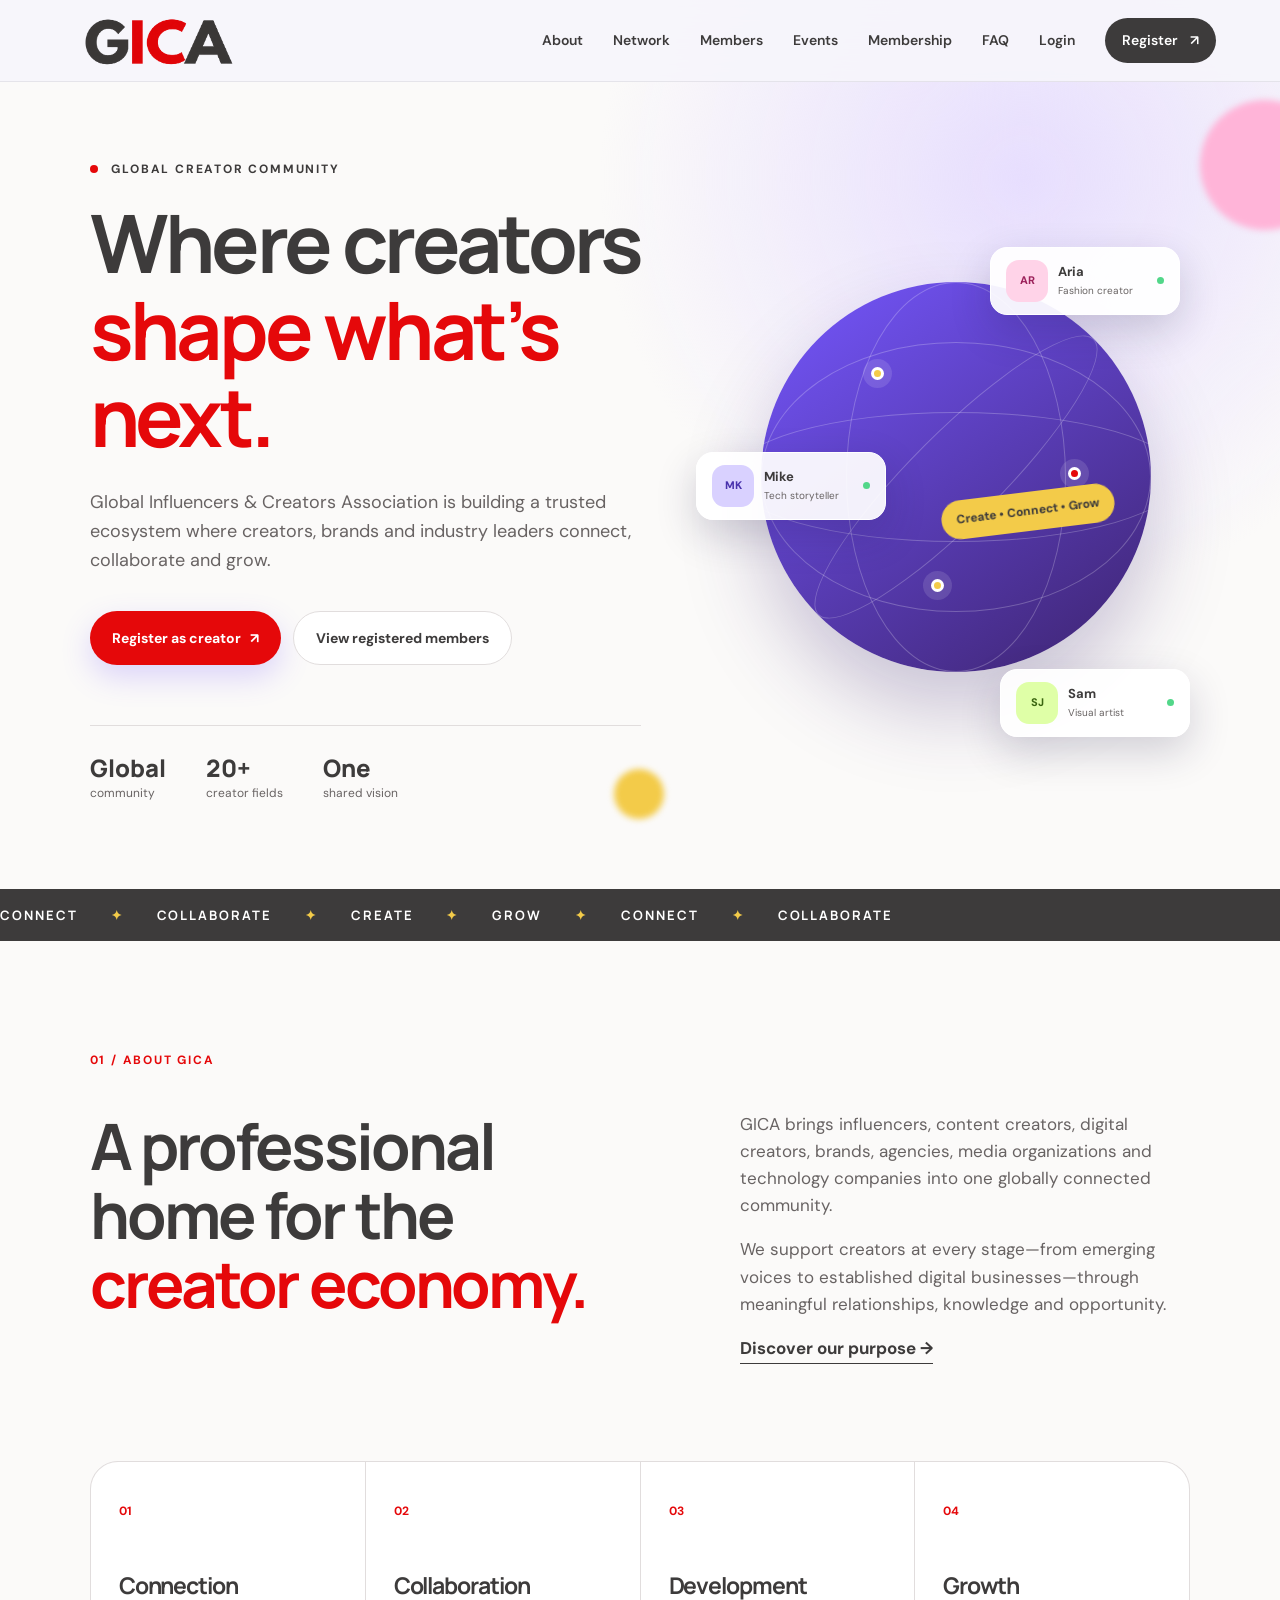
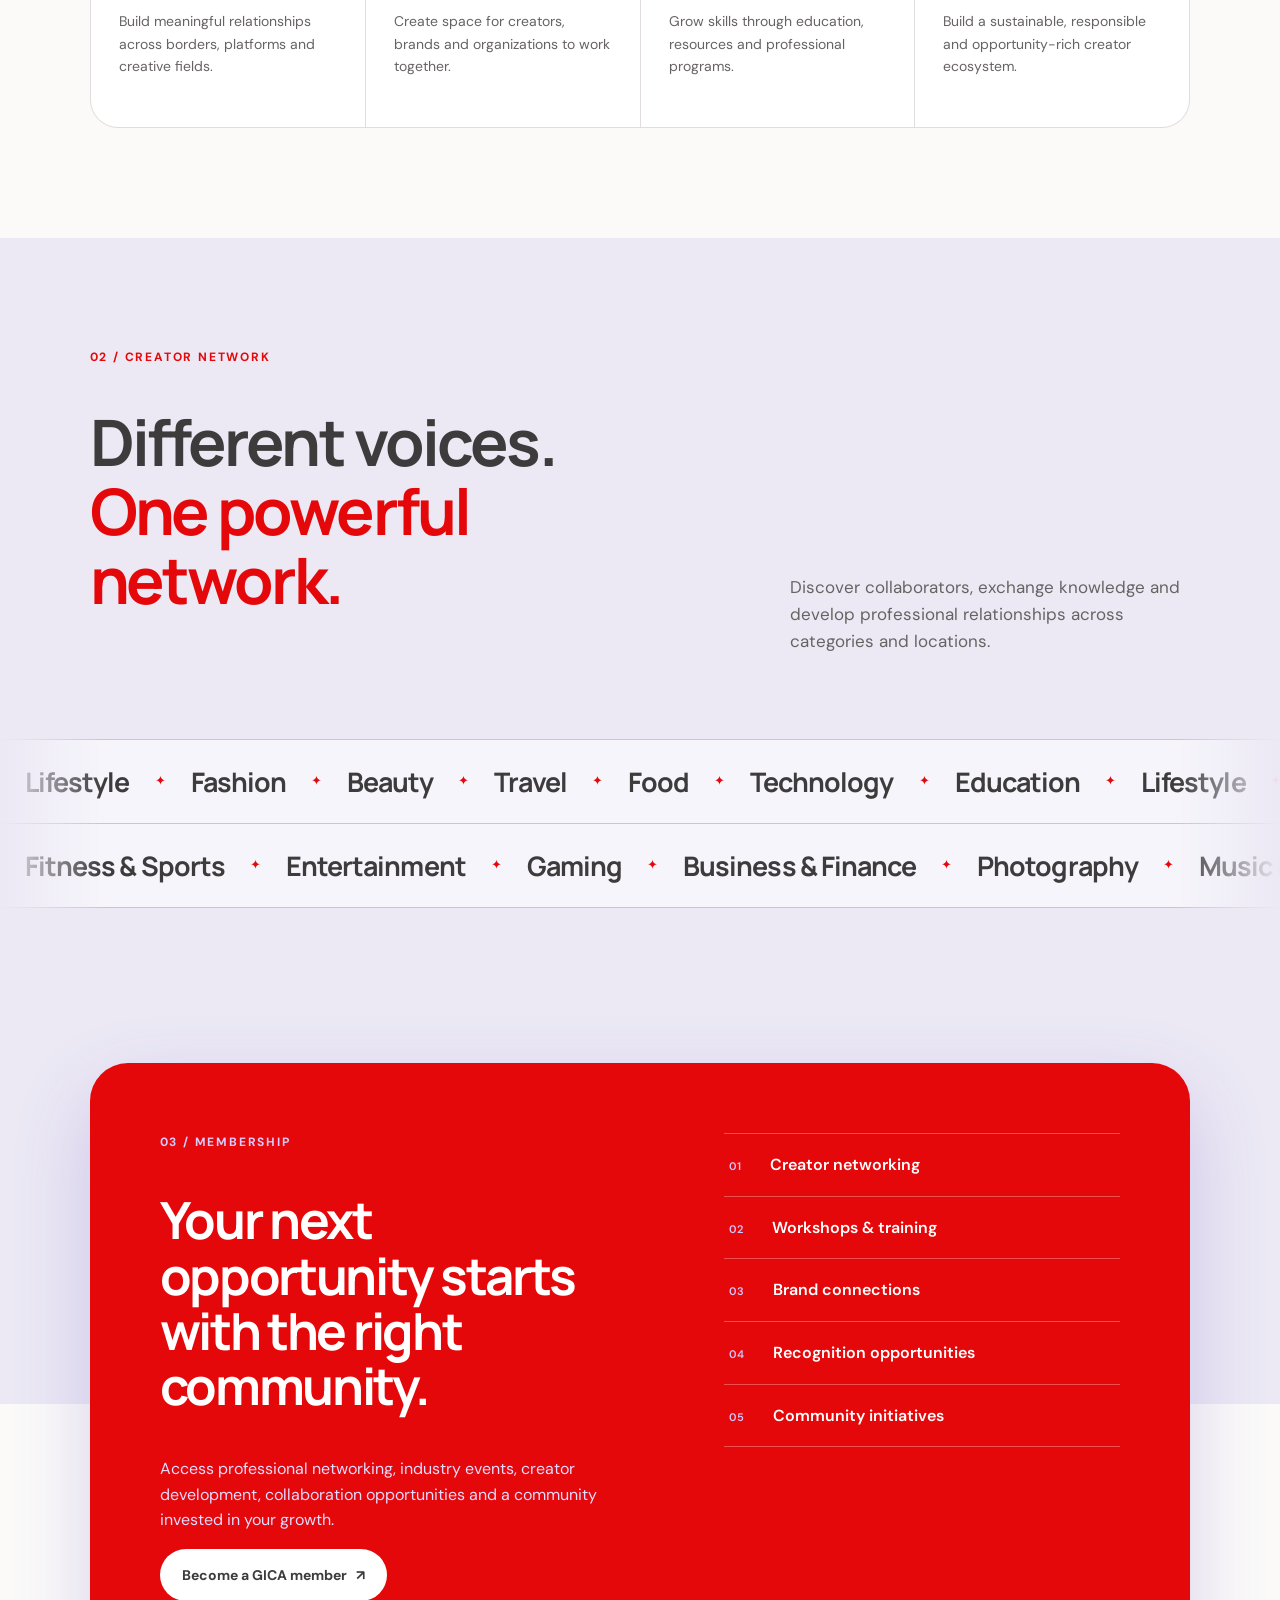
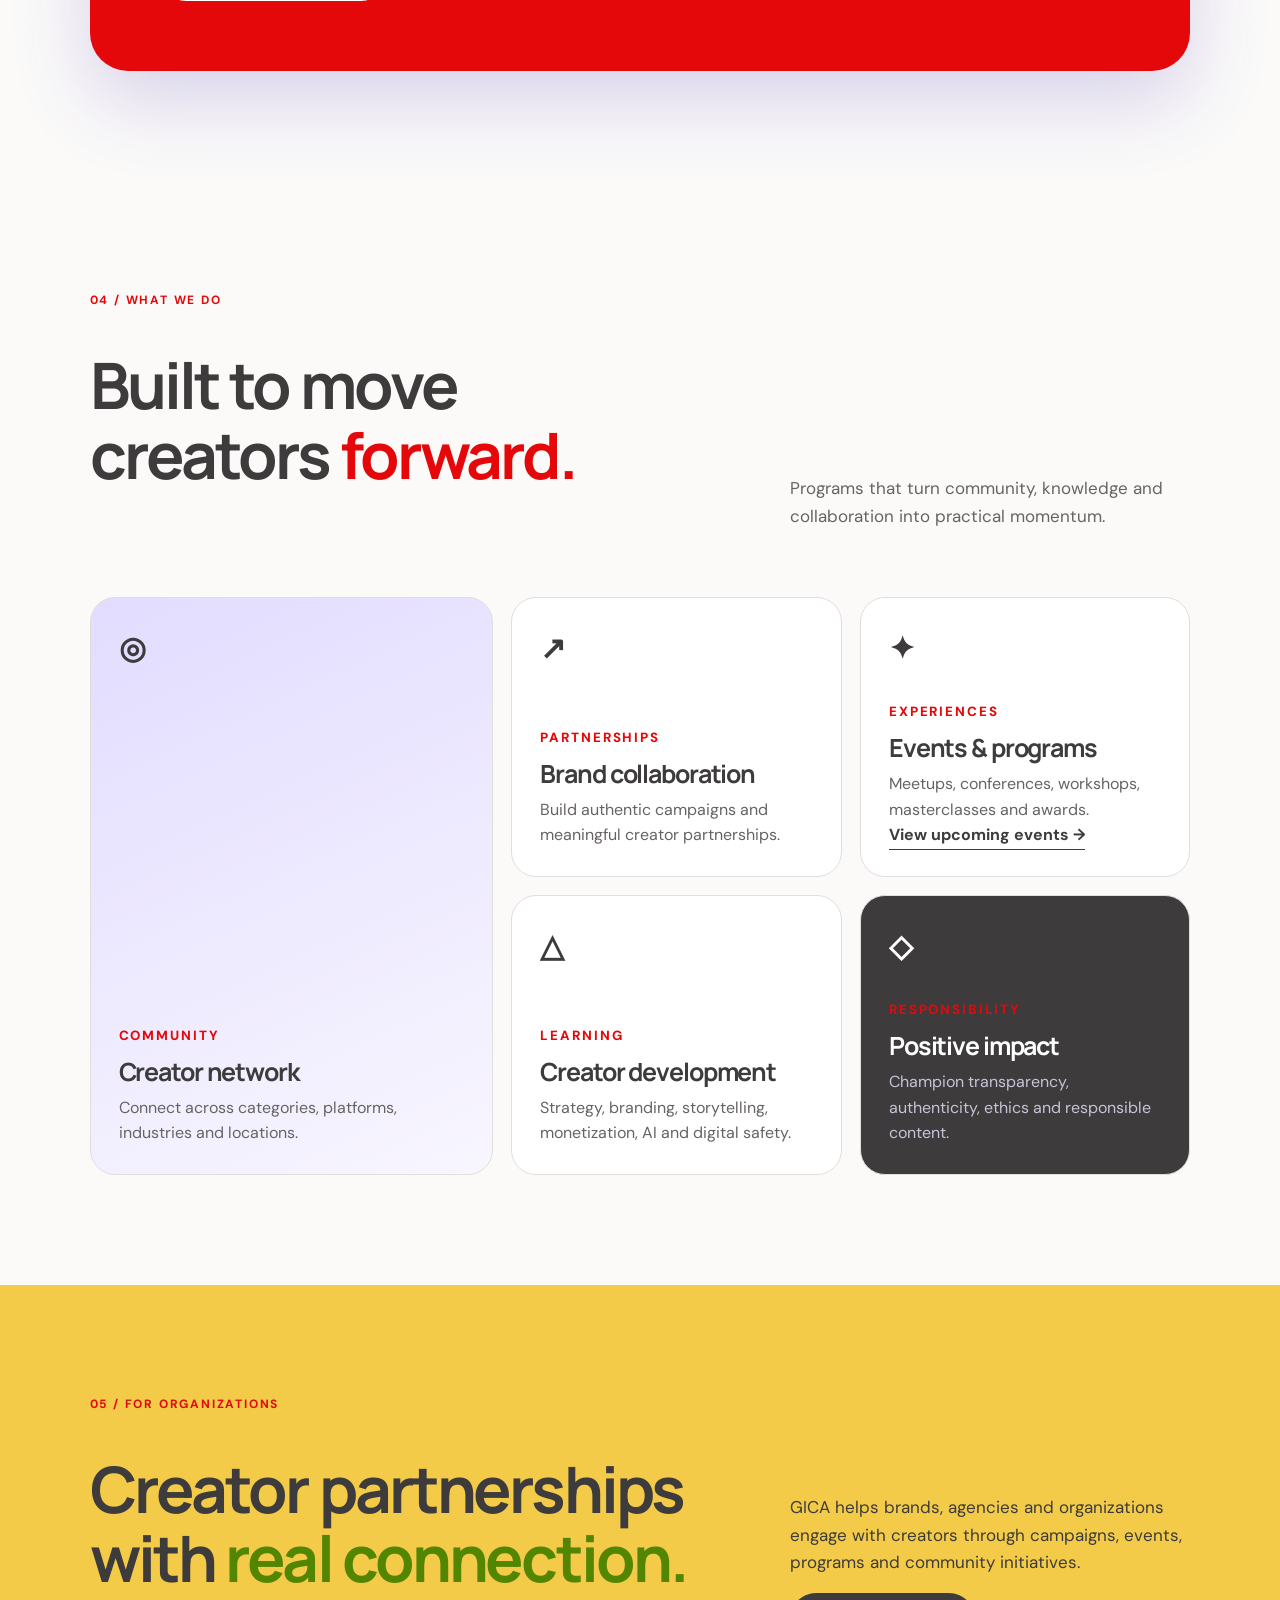
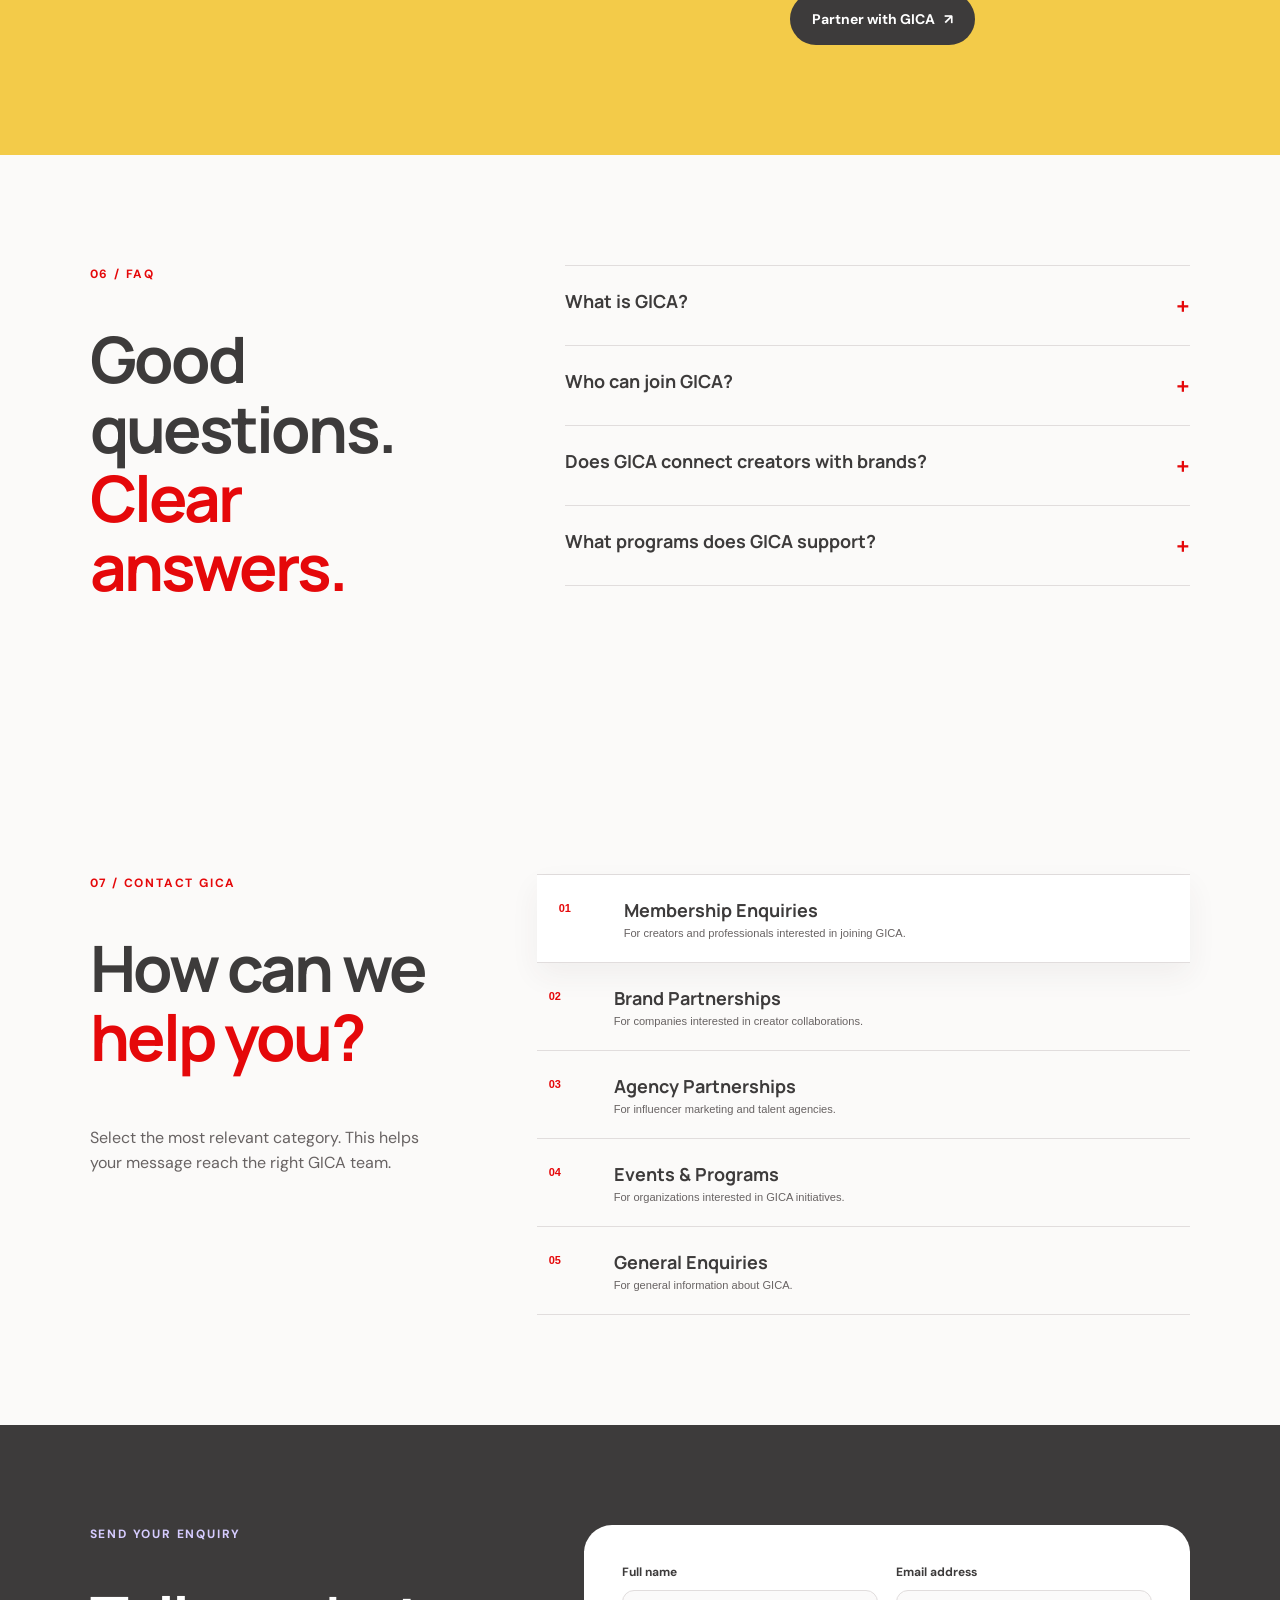
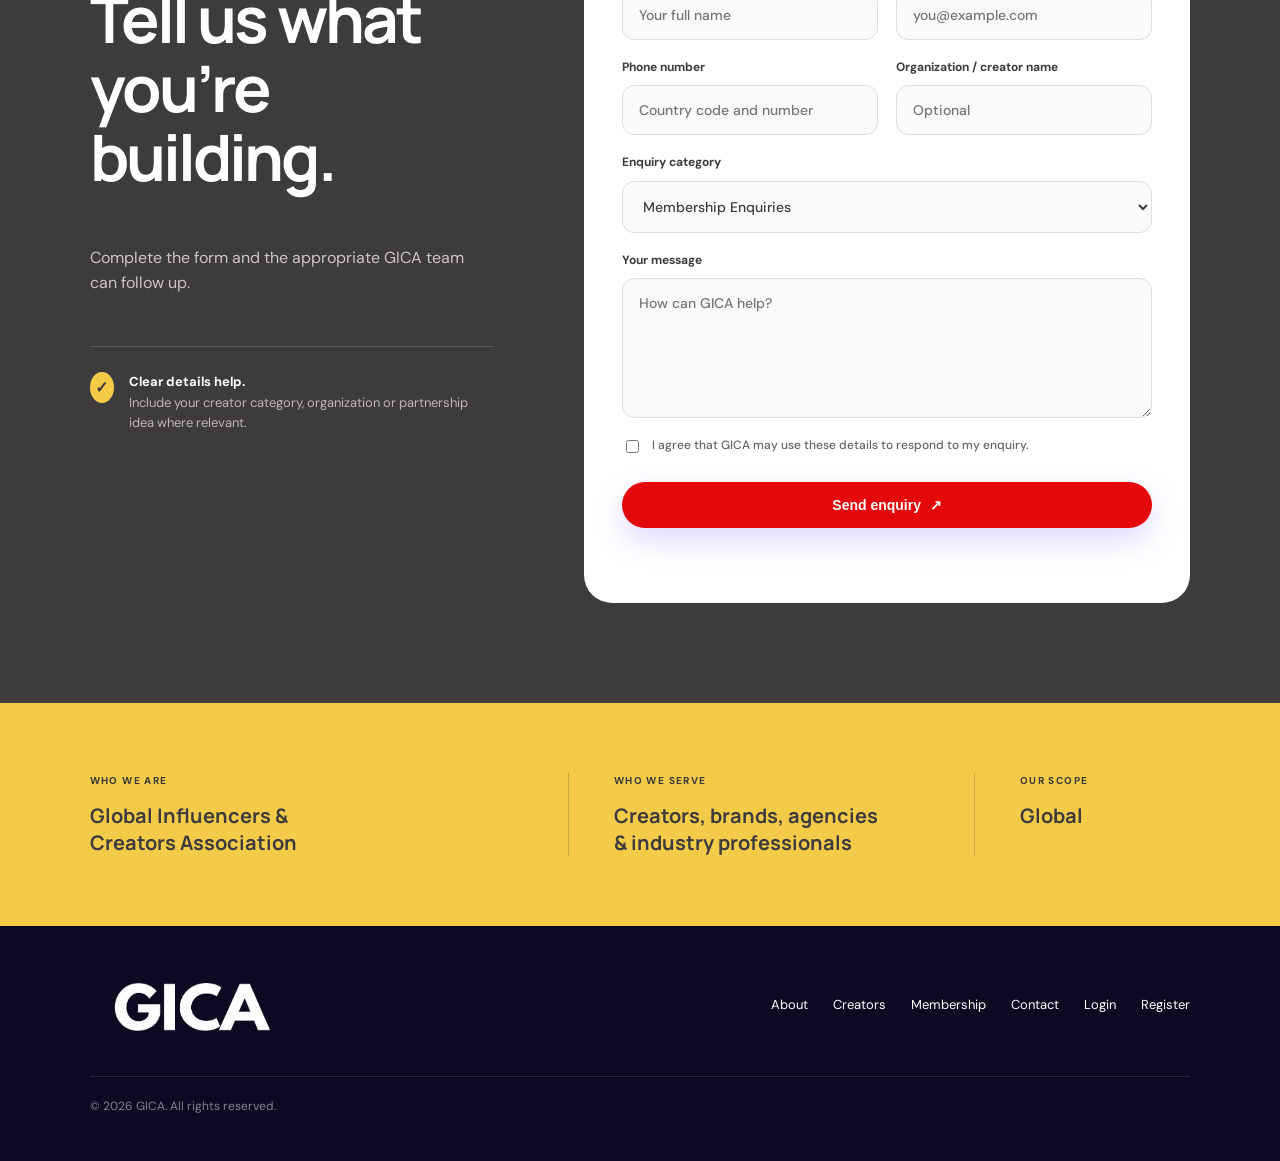
<file: index.html>
<!doctype html>
<html lang="en">
<head>
  <meta charset="utf-8">
  <meta name="viewport" content="width=device-width,initial-scale=1">
  <title>GICA | Global Influencers &amp; Creators Association</title>
  <meta name="description" content="GICA connects influencers, content creators, brands, agencies and creator-economy professionals through networking, collaboration and global opportunities.">
  <meta name="robots" content="index,follow,max-image-preview:large">
  <meta property="og:type" content="website">
  <meta property="og:title" content="GICA | Global Influencers & Creators Association">
  <meta property="og:description" content="A global professional community connecting creators, brands and creator-economy professionals.">
  <meta property="og:image" content="images/GICA-logo.png">
  <meta name="theme-color" content="#11102d">
  <link rel="preconnect" href="https://fonts.googleapis.com">
  <link rel="preconnect" href="https://fonts.gstatic.com" crossorigin>
  <link href="https://fonts.googleapis.com/css2?family=DM+Sans:wght@400;500;600;700&family=Manrope:wght@600;700;800&display=swap" rel="stylesheet">
  <link rel="stylesheet" href="styles.css">
  <script type="application/ld+json">{"@context":"https://schema.org","@type":"Organization","name":"Global Influencers & Creators Association","alternateName":"GICA","description":"A global professional association and community for influencers, content creators and creator-economy professionals.","areaServed":"Worldwide","knowsAbout":["Creator Economy","Influencer Marketing","Content Creation","Creator Development"]}</script>
</head>
<body>
  <header class="site-header" id="top">
    <a class="brand brand-image" href="#top" aria-label="GICA home"><img src="images/GICA-logo.png" alt="GICA - Global Influencers and Creators Association"></a>
    <button class="menu-toggle" aria-expanded="false" aria-controls="site-nav" aria-label="Open menu"><span></span><span></span><span></span></button>
    <nav id="site-nav" aria-label="Main navigation">
      <a href="#about">About</a><a href="#network">Network</a><a href="members.html">Members</a><a href="events.html">Events</a><a href="#membership">Membership</a><a href="#faq">FAQ</a>
      <a href="login.html">Login</a><a class="nav-cta" href="register.html">Register <span>↗</span></a>
    </nav>
  </header>

  <main>
    <section class="hero">
      <div class="orb orb-one"></div><div class="orb orb-two"></div>
      <div class="hero-copy reveal">
        <p class="eyebrow"><span></span> Global creator community</p>
        <h1>Where creators<br><em>shape what’s next.</em></h1>
        <p class="hero-text">Global Influencers &amp; Creators Association is building a trusted ecosystem where creators, brands and industry leaders connect, collaborate and grow.</p>
        <div class="actions"><a class="button primary" href="register.html">Register as creator <span>↗</span></a><a class="button ghost" href="members.html">View registered members</a></div>
        <div class="hero-meta"><div><strong>Global</strong><span>community</span></div><div><strong>20+</strong><span>creator fields</span></div><div><strong>One</strong><span>shared vision</span></div></div>
      </div>
      <div class="hero-art reveal" aria-hidden="true">
        <div class="creator-card card-a"><span class="avatar avatar-a">AR</span><div><b>Aria</b><small>Fashion creator</small></div><span class="live-dot"></span></div>
        <div class="creator-card card-b"><span class="avatar avatar-b">MK</span><div><b>Mike</b><small>Tech storyteller</small></div><span class="live-dot"></span></div>
        <div class="creator-card card-c"><span class="avatar avatar-c">SJ</span><div><b>Sam</b><small>Visual artist</small></div><span class="live-dot"></span></div>
        <div class="globe"><div class="globe-line one"></div><div class="globe-line two"></div><span class="pin p1"></span><span class="pin p2"></span><span class="pin p3"></span></div>
        <p class="floating-note">Create • Connect • Grow</p>
      </div>
    </section>

    <section class="ticker" aria-label="GICA values"><div>CONNECT <span>✦</span> COLLABORATE <span>✦</span> CREATE <span>✦</span> GROW <span>✦</span> CONNECT <span>✦</span> COLLABORATE</div></section>

    <section class="section about" id="about">
      <div class="section-tag reveal">01 / About GICA</div>
      <div class="about-grid">
        <h2 class="reveal">A professional home for the <span>creator economy.</span></h2>
        <div class="about-copy reveal"><p>GICA brings influencers, content creators, digital creators, brands, agencies, media organizations and technology companies into one globally connected community.</p><p>We support creators at every stage—from emerging voices to established digital businesses—through meaningful relationships, knowledge and opportunity.</p><a class="text-link" href="#mission">Discover our purpose <span>→</span></a></div>
      </div>
      <div class="principles" id="mission">
        <article class="reveal"><b>01</b><h3>Connection</h3><p>Build meaningful relationships across borders, platforms and creative fields.</p></article>
        <article class="reveal"><b>02</b><h3>Collaboration</h3><p>Create space for creators, brands and organizations to work together.</p></article>
        <article class="reveal"><b>03</b><h3>Development</h3><p>Grow skills through education, resources and professional programs.</p></article>
        <article class="reveal"><b>04</b><h3>Growth</h3><p>Build a sustainable, responsible and opportunity-rich creator ecosystem.</p></article>
      </div>
    </section>

    <section class="section network" id="network">
      <div class="network-head reveal"><div><p class="section-tag">02 / Creator network</p><h2>Different voices.<br><span>One powerful network.</span></h2></div><p>Discover collaborators, exchange knowledge and develop professional relationships across categories and locations.</p></div>
      <div class="category-slider reveal" aria-label="Creator categories">
        <div class="category-slider-row"><div class="category-slider-track">
          <span>Lifestyle</span><i>✦</i><span>Fashion</span><i>✦</i><span>Beauty</span><i>✦</i><span>Travel</span><i>✦</i><span>Food</span><i>✦</i><span>Technology</span><i>✦</i><span>Education</span><i>✦</i><span>Lifestyle</span><i>✦</i><span>Fashion</span><i>✦</i><span>Beauty</span><i>✦</i><span>Travel</span><i>✦</i><span>Food</span><i>✦</i><span>Technology</span><i>✦</i><span>Education</span><i>✦</i>
        </div></div>
        <div class="category-slider-row reverse"><div class="category-slider-track">
          <span>Fitness &amp; Sports</span><i>✦</i><span>Entertainment</span><i>✦</i><span>Gaming</span><i>✦</i><span>Business &amp; Finance</span><i>✦</i><span>Photography</span><i>✦</i><span>Music &amp; Art</span><i>✦</i><span>Health &amp; Wellness</span><i>✦</i><span>Social Impact</span><i>✦</i><span>Fitness &amp; Sports</span><i>✦</i><span>Entertainment</span><i>✦</i><span>Gaming</span><i>✦</i><span>Business &amp; Finance</span><i>✦</i><span>Photography</span><i>✦</i><span>Music &amp; Art</span><i>✦</i><span>Health &amp; Wellness</span><i>✦</i><span>Social Impact</span><i>✦</i>
        </div></div>
      </div>
    </section>

    <section class="section membership" id="membership">
      <div class="membership-card reveal">
        <div class="member-copy"><p class="section-tag light">03 / Membership</p><h2>Your next opportunity starts with the right community.</h2><p>Access professional networking, industry events, creator development, collaboration opportunities and a community invested in your growth.</p><a class="button white enquiry-link" data-type="membership" href="#contact">Become a GICA member <span>↗</span></a></div>
        <div class="benefit-list"><p><span>01</span> Creator networking</p><p><span>02</span> Workshops &amp; training</p><p><span>03</span> Brand connections</p><p><span>04</span> Recognition opportunities</p><p><span>05</span> Community initiatives</p></div>
      </div>
    </section>

    <section class="section programs" id="programs">
      <p class="section-tag reveal">04 / What we do</p><div class="program-head reveal"><h2>Built to move creators <span>forward.</span></h2><p>Programs that turn community, knowledge and collaboration into practical momentum.</p></div>
      <div class="program-grid">
        <article class="feature feature-large reveal"><span class="feature-icon">◎</span><div><small>COMMUNITY</small><h3>Creator network</h3><p>Connect across categories, platforms, industries and locations.</p></div></article>
        <article class="feature reveal"><span class="feature-icon">↗</span><div><small>PARTNERSHIPS</small><h3>Brand collaboration</h3><p>Build authentic campaigns and meaningful creator partnerships.</p></div></article>
        <article class="feature reveal"><span class="feature-icon">✦</span><div><small>EXPERIENCES</small><h3>Events &amp; programs</h3><p>Meetups, conferences, workshops, masterclasses and awards.</p><a class="text-link" href="events.html">View upcoming events →</a></div></article>
        <article class="feature reveal"><span class="feature-icon">△</span><div><small>LEARNING</small><h3>Creator development</h3><p>Strategy, branding, storytelling, monetization, AI and digital safety.</p></div></article>
        <article class="feature feature-dark reveal"><span class="feature-icon">◇</span><div><small>RESPONSIBILITY</small><h3>Positive impact</h3><p>Champion transparency, authenticity, ethics and responsible content.</p></div></article>
      </div>
    </section>

    <section class="section partner-strip"><p class="section-tag reveal">05 / For organizations</p><div class="partner-grid reveal"><h2>Creator partnerships with <span>real connection.</span></h2><div><p>GICA helps brands, agencies and organizations engage with creators through campaigns, events, programs and community initiatives.</p><a class="button dark enquiry-link" data-type="brand" href="#contact">Partner with GICA <span>↗</span></a></div></div></section>

    <section class="section faq" id="faq"><div class="faq-title reveal"><p class="section-tag">06 / FAQ</p><h2>Good questions.<br><span>Clear answers.</span></h2></div><div class="accordions reveal">
      <details><summary>What is GICA?<span>+</span></summary><p>GICA stands for Global Influencers &amp; Creators Association, a professional global community connecting creators and creator-economy stakeholders.</p></details>
      <details><summary>Who can join GICA?<span>+</span></summary><p>Influencers, content creators, digital creators, emerging creators, creative professionals, brands, agencies and eligible organizations.</p></details>
      <details><summary>Does GICA connect creators with brands?<span>+</span></summary><p>Yes. The ecosystem is designed to facilitate relevant connections and collaboration among creators, brands, agencies and industry partners.</p></details>
      <details><summary>What programs does GICA support?<span>+</span></summary><p>Creator meetups, workshops, conferences, masterclasses, networking programs, development initiatives and recognition opportunities.</p></details>
    </div></section>

    <section class="enquiry-section" id="contact">
      <div class="enquiry-intro reveal"><p class="section-tag">07 / Contact GICA</p><h2>How can we<br><span>help you?</span></h2><p>Select the most relevant category. This helps your message reach the right GICA team.</p></div>
      <div class="enquiry-types reveal" role="list">
        <button type="button" class="enquiry-type active" data-type="membership"><b>01</b><span><strong>Membership Enquiries</strong><small>For creators and professionals interested in joining GICA.</small></span></button>
        <button type="button" class="enquiry-type" data-type="brand"><b>02</b><span><strong>Brand Partnerships</strong><small>For companies interested in creator collaborations.</small></span></button>
        <button type="button" class="enquiry-type" data-type="agency"><b>03</b><span><strong>Agency Partnerships</strong><small>For influencer marketing and talent agencies.</small></span></button>
        <button type="button" class="enquiry-type" data-type="events"><b>04</b><span><strong>Events &amp; Programs</strong><small>For organizations interested in GICA initiatives.</small></span></button>
        <button type="button" class="enquiry-type" data-type="general"><b>05</b><span><strong>General Enquiries</strong><small>For general information about GICA.</small></span></button>
      </div>
    </section>

    <section class="contact-form-section">
      <div class="form-note reveal"><p class="section-tag light">Send your enquiry</p><h2>Tell us what<br>you’re building.</h2><p>Complete the form and the appropriate GICA team can follow up.</p><div class="response-note"><span>✓</span><p><strong>Clear details help.</strong><br>Include your creator category, organization or partnership idea where relevant.</p></div></div>
      <form class="contact-form reveal" id="contact-form">
        <input type="hidden" name="enquiryType" id="enquiry-type" value="membership">
        <div class="field-row"><label>Full name<input type="text" name="name" autocomplete="name" required placeholder="Your full name"></label><label>Email address<input type="email" name="email" autocomplete="email" required placeholder="you@example.com"></label></div>
        <div class="field-row"><label>Phone number<input type="tel" name="phone" autocomplete="tel" placeholder="Country code and number"></label><label>Organization / creator name<input type="text" name="organization" autocomplete="organization" placeholder="Optional"></label></div>
        <label>Enquiry category<select id="enquiry-select" name="category"><option value="membership">Membership Enquiries</option><option value="brand">Brand Partnerships</option><option value="agency">Agency Partnerships</option><option value="events">Events &amp; Programs</option><option value="general">General Enquiries</option></select></label>
        <label>Your message<textarea name="message" rows="6" required placeholder="How can GICA help?"></textarea></label>
        <label class="consent"><input type="checkbox" required><span>I agree that GICA may use these details to respond to my enquiry.</span></label>
        <button class="button primary submit-button" type="submit">Send enquiry <span>↗</span></button>
        <p class="form-status" id="form-status" role="status" aria-live="polite"></p>
      </form>
    </section>

    <section class="contact-facts"><div><small>WHO WE ARE</small><strong>Global Influencers &amp;<br>Creators Association</strong></div><div><small>WHO WE SERVE</small><strong>Creators, brands, agencies<br>&amp; industry professionals</strong></div><div><small>OUR SCOPE</small><strong>Global</strong></div></section>

  </main>

  <footer><a class="brand footer-brand brand-image" href="#top" aria-label="GICA home"><img src="images/GICA-logo.png" alt="GICA - Global Influencers and Creators Association"></a><div class="footer-links"><a href="#about">About</a><a href="#network">Creators</a><a href="#membership">Membership</a><a href="#contact">Contact</a><a href="login.html">Login</a><a href="register.html">Register</a></div><p>© <span id="year"></span> GICA. All rights reserved.</p></footer>
  <script src="api-client.js"></script>
  <script src="script.js"></script>
</body>
</html>
</file>
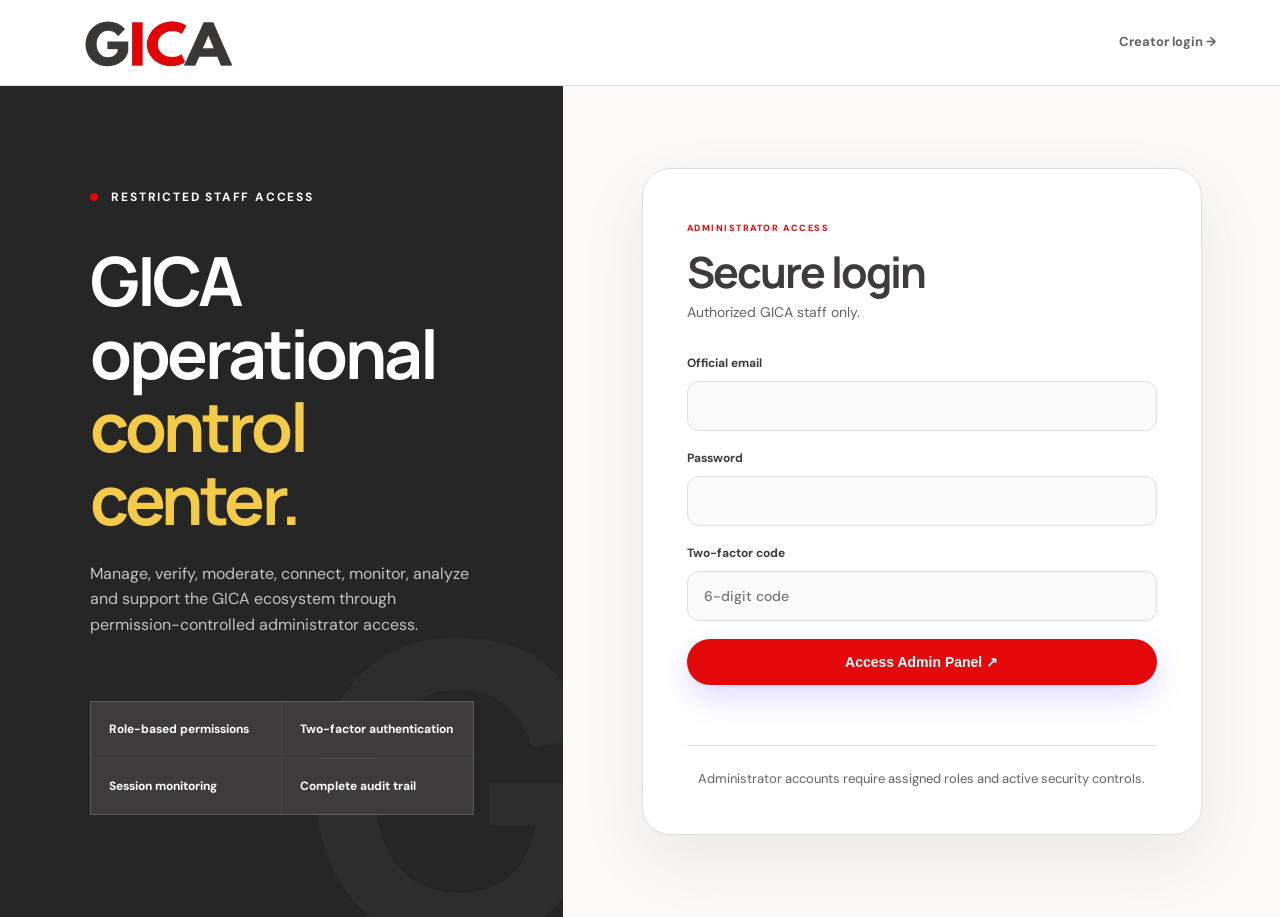
<file: admin-login.html>
<!doctype html><html lang="en"><head><meta charset="utf-8"><meta name="viewport" content="width=device-width,initial-scale=1"><title>Admin Login | GICA</title><meta name="robots" content="noindex,nofollow"><link rel="preconnect" href="https://fonts.googleapis.com"><link rel="preconnect" href="https://fonts.gstatic.com" crossorigin><link href="https://fonts.googleapis.com/css2?family=DM+Sans:wght@400;500;600;700&family=Manrope:wght@600;700;800&display=swap" rel="stylesheet"><link rel="stylesheet" href="styles.css"></head><body class="auth-page"><header class="auth-header"><a class="brand brand-image" href="index.html"><img src="images/GICA-logo.png" alt="GICA"></a><a class="auth-back" href="login.html">Creator login →</a></header><main class="auth-layout"><section class="auth-story admin-auth-story"><p class="eyebrow"><span></span> Restricted staff access</p><h1>GICA operational <em>control center.</em></h1><p>Manage, verify, moderate, connect, monitor, analyze and support the GICA ecosystem through permission-controlled administrator access.</p><div class="auth-feature-grid"><span>Role-based permissions</span><span>Two-factor authentication</span><span>Session monitoring</span><span>Complete audit trail</span></div></section><section class="auth-card"><div class="auth-card-head"><span>ADMINISTRATOR ACCESS</span><h2>Secure login</h2><p>Authorized GICA staff only.</p></div><form class="auth-form" data-demo-form><label>Official email<input required type="email" name="email" autocomplete="username"></label><label>Password<input required minlength="8" type="password" name="password" autocomplete="current-password"></label><label>Two-factor code<input required inputmode="numeric" pattern="[0-9]{6}" maxlength="6" name="twoFactor" placeholder="6-digit code"></label><button class="button primary auth-submit" type="submit">Access Admin Panel ↗</button><p class="form-status" role="status"></p></form><div class="auth-switch">Administrator accounts require assigned roles and active security controls.</div></section></main><script src="api-client.js"></script><script src="auth.js"></script></body></html>
</file>
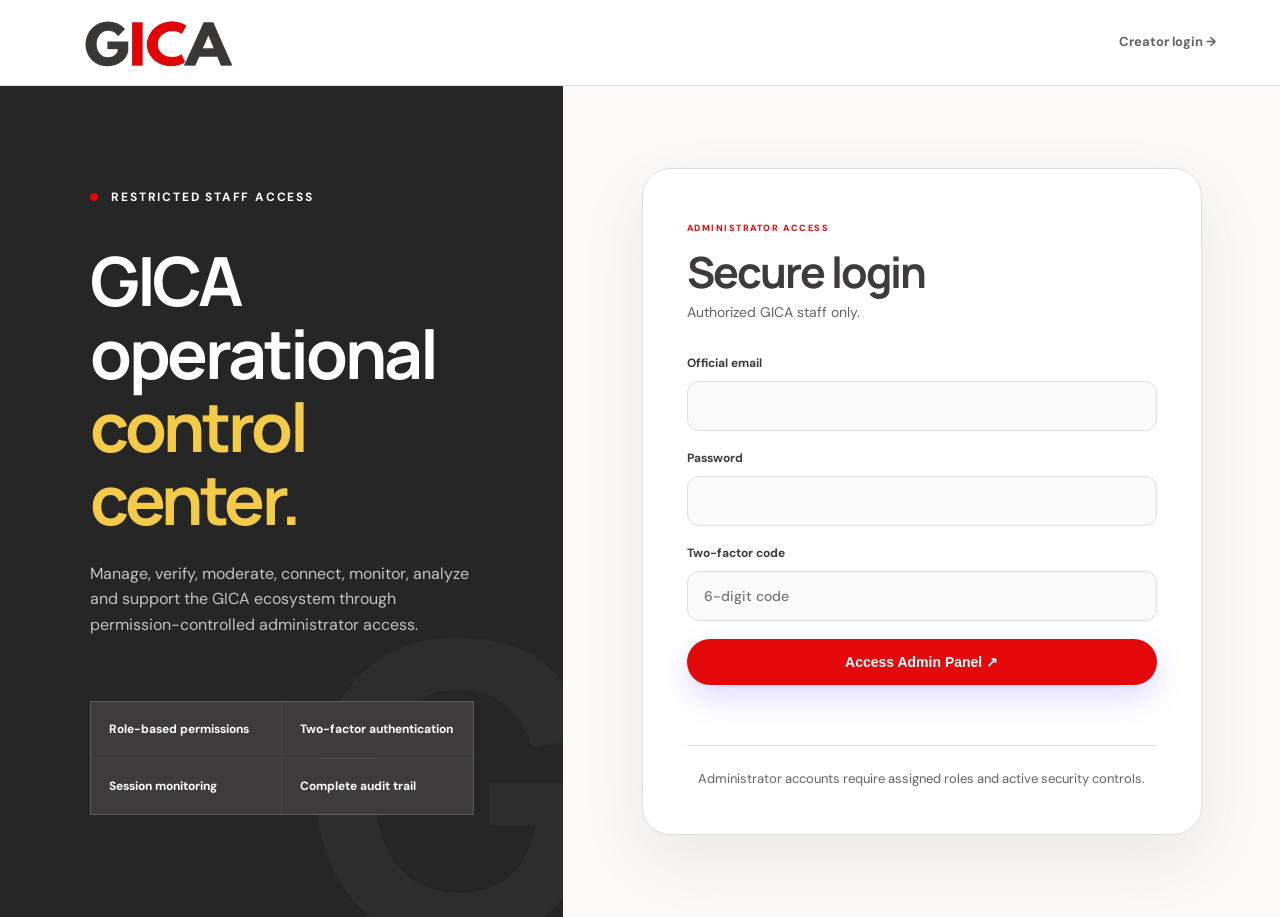
<file: admin-panel.html>
<!doctype html><html lang="en"><head><meta charset="utf-8"><meta name="viewport" content="width=device-width,initial-scale=1"><title>Admin Control Center | GICA</title><meta name="robots" content="noindex,nofollow"><link rel="preconnect" href="https://fonts.googleapis.com"><link rel="preconnect" href="https://fonts.gstatic.com" crossorigin><link href="https://fonts.googleapis.com/css2?family=DM+Sans:wght@400;500;600;700&family=Manrope:wght@600;700;800&display=swap" rel="stylesheet"><link rel="stylesheet" href="styles.css"></head><body class="panel-page admin-page"><aside class="panel-sidebar"><a class="panel-logo" href="index.html"><img src="images/GICA-logo.png" alt="GICA"></a><p>ADMIN CONTROL CENTER</p><nav><a class="active" href="#">⌂ <span>Dashboard</span></a><a href="#">◎ <span>Creators</span></a><a href="#">✓ <span>Verification</span><b>12</b></a><a href="#">◇ <span>Membership</span></a><a href="#">✉ <span>Inquiries</span></a><a href="#">↗ <span>Collaborations</span></a><a href="#">☆ <span>Opportunities</span></a><a href="#">₹ <span>Finance</span></a><a href="#">⌁ <span>Analytics</span></a><a href="#">⚑ <span>Moderation</span></a><a href="#">⚙ <span>Settings</span></a></nav><a class="panel-logout" href="login.html">Secure logout</a></aside><main class="panel-main"><header class="panel-top"><button class="panel-menu" aria-label="Toggle panel menu">☰</button><div><small>OPERATIONS OVERVIEW</small><h1>GICA Admin Dashboard</h1></div><div class="panel-user"><span>SA</span><div><b>Super Admin</b><small>Role-based access</small></div></div></header><section class="panel-body"><div class="admin-alert"><span>SECURITY</span><p>This interface separates roles and permissions. Financial access, approval, export and system configuration must be assigned explicitly.</p></div><div class="kpi-grid admin-kpis"><article><span>TOTAL CREATORS</span><strong>25,480</strong><small>18,250 verified</small></article><article><span>PENDING VERIFICATION</span><strong>420</strong><small>12 urgent reviews</small></article><article><span>PUBLIC INQUIRIES</span><strong>4,820</strong><small>186 this week</small></article><article><span>ACTIVE COLLABS</span><strong>680</strong><small>310 campaigns active</small></article></div><div class="panel-columns"><section class="panel-box"><div class="box-head"><div><span>VERIFICATION QUEUE</span><h2>Recent creator reviews</h2></div><a href="#">Open queue</a></div><div class="admin-table"><div class="table-row table-head"><span>CREATOR</span><span>CATEGORY</span><span>STATUS</span><span>ACTION</span></div><div class="table-row"><span><b>Ananya Rao</b><small>GICA-CR-000125</small></span><span>Fashion</span><span class="status warning">PENDING</span><button>Review</button></div><div class="table-row"><span><b>Mike Joseph</b><small>GICA-CR-000126</small></span><span>Technology</span><span class="status">DOCUMENTS</span><button>Review</button></div><div class="table-row"><span><b>Sara Khan</b><small>GICA-CR-000127</small></span><span>Travel</span><span class="status urgent">FLAGGED</span><button>Review</button></div></div></section><section class="panel-box"><div class="box-head"><div><span>CREATOR FUNNEL</span><h2>Platform conversion</h2></div><small>This month</small></div><div class="funnel-list"><div><span>Registered</span><b>2,840</b><i style="width:100%"></i></div><div><span>Profile complete</span><b>2,120</b><i style="width:75%"></i></div><div><span>Verified</span><b>1,740</b><i style="width:61%"></i></div><div><span>Active business</span><b>980</b><i style="width:35%"></i></div></div></section></div></section></main><script src="panel.js"></script><script src="api-client.js"></script><script src="admin-app.js"></script></body></html>
</file>
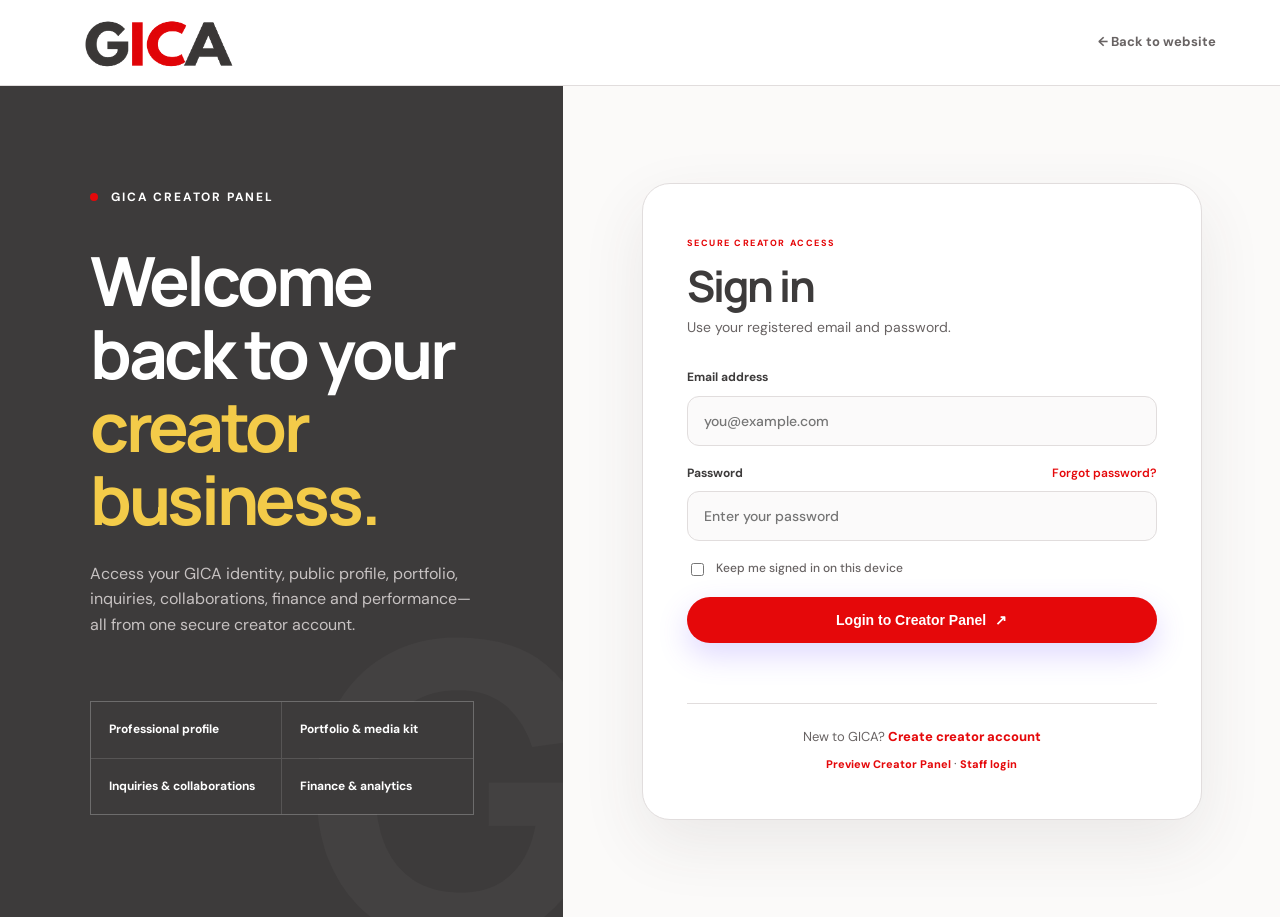
<file: creator-dashboard.html>
<!doctype html>
<html lang="en">
  <head>
    <meta charset="utf-8" />
    <meta name="viewport" content="width=device-width,initial-scale=1" />
    <title>Creator Panel | GICA</title>
    <meta name="robots" content="noindex,nofollow" />
    <link rel="preconnect" href="https://fonts.googleapis.com" />
    <link rel="preconnect" href="https://fonts.gstatic.com" crossorigin />
    <link
      href="https://fonts.googleapis.com/css2?family=DM+Sans:wght@400;500;600;700&family=Manrope:wght@600;700;800&display=swap"
      rel="stylesheet"
    />
    <link rel="stylesheet" href="styles.css" />
    <link rel="stylesheet" href="network.css" />
  </head>
  <body class="panel-page">
    <aside class="panel-sidebar">
      <a class="panel-logo" href="index.html">
        <img src="images/GICA-logo.png" alt="GICA" />
      </a>
      <p>CREATOR PANEL</p>
      <nav>
        <a class="active" href="#dashboard" data-panel="dashboard"
          >⌂ <span>Dashboard</span>
        </a>
        <a href="#profile" data-panel="profile">◯ <span>My Profile</span> </a>
        <a href="#portfolio" data-panel="portfolio"
          >▦ <span>Portfolio</span>
        </a>
        <a href="#services" data-panel="services">◇ <span>Services</span> </a>
        <a href="#inquiries" data-panel="inquiries"
          >✉ <span>Inquiries</span>
          <b>3</b>
        </a>
        <a href="#collaborations" data-panel="collaborations"
          >↗ <span>Collaborations</span>
        </a>
        <a href="#opportunities" data-panel="opportunities"
          >☆ <span>Opportunities</span>
        </a>
        <a href="#network" data-panel="network"
          >◎ <span>Creator Network</span><b>5</b></a
        >
        <a href="#events" data-panel="events"
          >◆ <span>Events</span><b id="registered-event-count">0</b></a
        >
        <a href="#finance" data-panel="finance">₹ <span>Finance</span> </a>
        <a href="#analytics" data-panel="analytics"
          >⌁ <span>Analytics</span>
        </a>
        <a href="#membership" data-panel="membership"
          >✓ <span>Membership</span>
        </a>
        <a href="#settings" data-panel="settings">⚙ <span>Settings</span> </a>
      </nav>
      <a class="panel-logout" href="login.html">Log out</a>
    </aside>
    <main class="panel-main">
      <header class="panel-top">
        <button class="panel-menu" aria-label="Toggle menu">☰</button>
        <div>
          <small id="panel-eyebrow">CREATOR OVERVIEW</small>
          <h1 id="panel-title">Welcome.</h1>
        </div>
        <div class="panel-actions">
          <label class="panel-search">
            <span>⌕</span>
            <input type="search" placeholder="Search dashboard" />
          </label>
          <button class="notification-button" aria-label="Notifications">
            ♢<i> </i>
          </button>
          <a href="member-profile.html" target="_blank">Public profile ↗</a>
        </div>
        <div class="panel-user">
          <span
            ><img id="panel-user-photo" src="images/creator-ananya.webp" alt="Creator profile" /><i> </i>
          </span>
          <div>
            <b id="panel-user-name">Creator</b>
            <small id="panel-user-id">—</small>
          </div>
        </div>
      </header>
      <div class="panel-body">
        <section
          class="panel-view active"
          id="panel-dashboard"
          data-title="Welcome."
          data-eyebrow="CREATOR OVERVIEW"
        >
          <div class="creator-welcome">
            <div class="welcome-photo">
              <img
                id="dashboard-user-photo"
                src="images/creator-ananya.webp"
                alt="Creator profile"
              /><span id="dashboard-verification-badge">VERIFICATION PENDING</span>
            </div>
            <div class="welcome-copy">
              <span id="dashboard-greeting">WELCOME</span>
              <h2>Your creator business is moving forward.</h2>
              <p>
                You gained <strong>184 new profile views</strong> this week and
                have <strong>three brand inquiries</strong> waiting for your
                response.
              </p>
              <div class="welcome-actions">
                <button class="panel-primary" data-open-panel="inquiries">
                  Review inquiries</button
                ><a href="member-profile.html" target="_blank"
                  >Open public profile ↗</a
                >
              </div>
            </div>
            <div class="creator-score">
              <small>PROFESSIONAL SCORE</small><strong>84</strong
              ><span>Excellent</span>
              <div><i style="width: 84%"></i></div>
              <p>Top 18% in your category</p>
            </div>
          </div>
          <div class="completion-card">
            <div>
              <span>PROFILE COMPLETION</span>
              <h2>Your professional profile is 78% complete.</h2>
              <p>
                Add portfolio metrics and service pricing to improve your public
                profile.
              </p>
            </div>
            <div class="progress-ring">
              <strong>78%</strong>
            </div>
            <a href="#profile" data-open-panel="profile">Complete profile →</a>
          </div>
          <div class="kpi-grid">
            <article>
              <span>PROFILE VIEWS</span>
              <strong>2,480</strong>
              <small>+12% this month</small>
            </article>
            <article>
              <span>NEW INQUIRIES</span>
              <strong>03</strong>
              <small>2 require a response</small>
            </article>
            <article>
              <span>ACTIVE COLLABS</span>
              <strong>04</strong>
              <small>1 deliverable due</small>
            </article>
            <article>
              <span>PENDING PAYMENT</span>
              <strong>₹42,000</strong>
              <small>Across 2 invoices</small>
            </article>
          </div>
          <div class="panel-columns">
            <section class="panel-box">
              <div class="box-head">
                <div>
                  <span>ACTION CENTER</span>
                  <h2>What needs attention</h2>
                </div>
              </div>
              <ul class="action-list">
                <li>
                  <b>01</b>
                  <div>
                    <strong>Respond to Acme campaign inquiry</strong>
                    <small>Received 2 hours ago</small>
                  </div>
                  <span class="status urgent">NEW</span>
                </li>
                <li>
                  <b>02</b>
                  <div>
                    <strong>Submit summer campaign content</strong>
                    <small>Due tomorrow</small>
                  </div>
                  <span class="status">ACTIVE</span>
                </li>
                <li>
                  <b>03</b>
                  <div>
                    <strong>Invoice GICA-INV-00082 is pending</strong>
                    <small>₹25,000 · Due in 4 days</small>
                  </div>
                  <span class="status warning">PAYMENT</span>
                </li>
              </ul>
            </section>
            <section class="panel-box">
              <div class="box-head">
                <div>
                  <span>PERFORMANCE</span>
                  <h2>Profile activity</h2>
                </div>
                <small>7 days</small>
              </div>
              <div class="mini-chart">
                <i style="height: 34%"> </i>
                <i style="height: 58%"> </i>
                <i style="height: 45%"> </i>
                <i style="height: 77%"> </i>
                <i style="height: 62%"> </i>
                <i style="height: 88%"> </i>
                <i style="height: 72%"> </i>
              </div>
            </section>
          </div>
        </section>

        <section
          class="panel-view"
          id="panel-profile"
          data-title="My Profile"
          data-eyebrow="IDENTITY & PUBLIC PRESENCE"
        >
          <div class="panel-page-head">
            <div>
              <span>GICA CREATOR ID</span>
              <h2>
                <span id="profile-creator-id">—</span>
                <i id="profile-verification-status">Verification pending</i>
              </h2>
              <p>Your creator identity and account information.</p>
            </div>
            <div>
              <button class="panel-primary" id="save-profile-btn" type="button">Save profile</button>
              <p id="profile-save-status" role="status" aria-live="polite"></p>
            </div>
          </div>
          <div class="panel-columns profile-editor">
            <section class="panel-box">
              <h3>Personal & professional profile</h3>
              <div class="panel-form-grid">
                <label>Display name<input id="profile-name" value="" placeholder="Not added" /></label>
                <label>Username<input id="profile-username" value="" placeholder="Not added" /></label>
                <label>Creator type<select id="profile-creator-type"><option value="">Not added</option><option value="Influencer">Influencer</option><option value="Content Creator">Content Creator</option><option value="Other">Other</option></select></label>
                <label>Primary category<input id="profile-category" value="" placeholder="Not added" /></label>
                <label>Country<input id="profile-country" value="" placeholder="Not added" /></label>
                <label>Mobile number<input id="profile-mobile" value="" placeholder="Not added" /></label>
                <label>Email address<input id="profile-email" value="" readonly /></label>
                <label>Account status<input id="profile-status" value="" readonly /></label>
                <label>City<input id="profile-city" value="" placeholder="Not added" /></label>
                <label class="wide">Professional headline<input id="profile-headline" value="" placeholder="Not added" /></label>
                <label class="wide">Bio<textarea id="profile-bio" rows="5" placeholder="Not added"></textarea></label>
              </div>
            </section>
            <section class="panel-stack">
              <div class="panel-box">
                <h3>Account details</h3>
                <div class="simple-transactions">
                  <div><span><b>Creator ID</b><small>Permanent GICA creator ID</small></span><strong id="profile-info-creator-id">—</strong></div>
                  <div><span><b>Role</b><small>Account role</small></span><strong id="profile-info-role">—</strong></div>
                  <div><span><b>Email verification</b><small>Email verification status</small></span><strong id="profile-info-email-verified">—</strong></div>
                  <div><span><b>Mobile verification</b><small>Mobile verification status</small></span><strong id="profile-info-mobile-verified">—</strong></div>
                  <div><span><b>Created</b><small>Account creation date</small></span><strong id="profile-info-created">—</strong></div>
                  <div><span><b>Last updated</b><small>Latest account update</small></span><strong id="profile-info-updated">—</strong></div>
                </div>
              </div>
              <div class="panel-box">
                <h3>Profile visibility</h3>
                <label class="setting-row"><span><b>Public profile</b><small>Visible to everyone</small></span><input type="checkbox" checked /></label>
                <label class="setting-row"><span><b>Show portfolio</b><small>Featured work on profile</small></span><input type="checkbox" checked /></label>
                <label class="setting-row"><span><b>Accept inquiries</b><small>Public collaboration form</small></span><input type="checkbox" checked /></label>
              </div>
              <div class="panel-box">
                <h3>Public link</h3>
                <code id="profile-public-link">gica.global/@</code>
                <button class="panel-secondary" id="copy-profile-link" type="button">Copy profile link</button>
              </div>
            </section>
          </div>
        </section>

        <section
          class="panel-view"
          id="panel-portfolio"
          data-title="Portfolio & Media Kit"
          data-eyebrow="SHOWCASE YOUR WORK"
        >
          <div class="panel-page-head">
            <div>
              <span>MY PORTFOLIO</span>
              <h2>Featured creator work</h2>
              <p>Add, edit, reorder, feature or hide professional work.</p>
            </div>
            <button class="panel-primary">+ Add portfolio item</button>
          </div>
          <div class="portfolio-manager">
            <article>
              <div class="work-thumb red">01</div>
              <div>
                <b>Summer Essentials</b>
                <small>Brand collaboration · Instagram · Featured</small>
              </div>
              <span class="status">PUBLIC</span>
              <button>•••</button>
            </article>
            <article>
              <div class="work-thumb gold">02</div>
              <div>
                <b>Everyday Beauty</b>
                <small>Product review · Reels</small>
              </div>
              <span class="status">PUBLIC</span>
              <button>•••</button>
            </article>
            <article>
              <div class="work-thumb dark">03</div>
              <div>
                <b>City Stories</b>
                <small>Lifestyle editorial · Video</small>
              </div>
              <span class="status warning">DRAFT</span>
              <button>•••</button>
            </article>
          </div>
          <div class="media-kit-card">
            <div>
              <span>AUTOMATIC MEDIA KIT</span>
              <h2>Professional media kit generated from your profile.</h2>
              <p>
                Includes GICA ID, verification, categories, social platforms,
                work, services, QR code and profile link.
              </p>
            </div>
            <div>
              <button class="panel-primary">Preview</button>
              <button class="panel-secondary">Download PDF</button>
            </div>
          </div>
        </section>

        <section
          class="panel-view"
          id="panel-services"
          data-title="Creator Services"
          data-eyebrow="SERVICES & PRICING"
        >
          <div class="panel-page-head">
            <div>
              <span>MY SERVICES</span>
              <h2>Services visible on your profile</h2>
              <p>Control pricing, delivery time and availability.</p>
            </div>
            <button class="panel-primary">+ Add service</button>
          </div>
          <div class="service-manager">
            <article>
              <span>INSTAGRAM</span>
              <h3>Brand Promotion</h3>
              <p>One feed post and two story frames.</p>
              <div>
                <b>From ₹25,000</b>
                <small>7-day delivery</small>
              </div>
              <i>Available</i>
            </article>
            <article>
              <span>CONTENT</span>
              <h3>UGC Production</h3>
              <p>Short-form product video for brand channels.</p>
              <div>
                <b>From ₹18,000</b>
                <small>10-day delivery</small>
              </div>
              <i>Available</i>
            </article>
            <article>
              <span>EVENTS</span>
              <h3>Event Appearance</h3>
              <p>Hosted appearance and social coverage.</p>
              <div>
                <b>Custom quote</b>
                <small>On request</small>
              </div>
              <i>Limited</i>
            </article>
          </div>
        </section>

        <section
          class="panel-view"
          id="panel-inquiries"
          data-title="Inquiries"
          data-eyebrow="LEAD & QUOTATION MANAGEMENT"
        >
          <div class="panel-page-head">
            <div>
              <span>PUBLIC INQUIRIES</span>
              <h2>Manage brand and service leads</h2>
              <p>
                Track requests through discussion, quotation and conversion.
              </p>
            </div>
            <button class="panel-secondary">Export</button>
          </div>
          <div class="filter-pills">
            <button class="active">All 18</button>
            <button>New 3</button>
            <button>Discussion 4</button>
            <button>Quotations 5</button>
            <button>Converted 6</button>
          </div>
          <div class="data-list">
            <div class="data-head">
              <span>INQUIRY</span>
              <span>BRAND</span>
              <span>VALUE</span>
              <span>STATUS</span>
              <span> </span>
            </div>
            <article>
              <span>
                <b>INQ-GICA-000245</b>
                <small>Summer social campaign</small>
              </span>
              <span>Acme Fashion</span>
              <span>₹50,000</span>
              <span class="status urgent">NEW</span>
              <button>Open</button>
            </article>
            <article>
              <span>
                <b>INQ-GICA-000238</b>
                <small>UGC product series</small>
              </span>
              <span>Glow Labs</span>
              <span>₹35,000</span>
              <span class="status warning">QUOTATION</span>
              <button>Open</button>
            </article>
            <article>
              <span>
                <b>INQ-GICA-000221</b>
                <small>Event appearance</small>
              </span>
              <span>City Style</span>
              <span>₹75,000</span>
              <span class="status">CONVERTED</span>
              <button>Open</button>
            </article>
          </div>
        </section>

        <section
          class="panel-view"
          id="panel-collaborations"
          data-title="Collaborations"
          data-eyebrow="CAMPAIGN WORKFLOW"
        >
          <div class="panel-page-head">
            <div>
              <span>ACTIVE WORK</span>
              <h2>Collaborations and promotions</h2>
              <p>
                From negotiation through production, approval, publication and
                payment.
              </p>
            </div>
          </div>
          <div class="collab-board">
            <div>
              <h3>NEGOTIATION <b>2</b></h3>
              <article>
                <span>COL-GICA-000182</span>
                <h4>Glow Skin Launch</h4>
                <p>Glow Labs · Reels + Stories</p>
                <small>Proposed ₹35,000</small>
              </article>
            </div>
            <div>
              <h3>IN PRODUCTION <b>2</b></h3>
              <article>
                <span>COL-GICA-000176</span>
                <h4>Summer Essentials</h4>
                <p>Acme Fashion · Instagram</p>
                <small>Due 03 September</small>
              </article>
            </div>
            <div>
              <h3>CLIENT APPROVAL <b>1</b></h3>
              <article>
                <span>COL-GICA-000168</span>
                <h4>City Style Edit</h4>
                <p>City Style · Video</p>
                <small>Submitted yesterday</small>
              </article>
            </div>
            <div>
              <h3>PAYMENT <b>2</b></h3>
              <article>
                <span>COL-GICA-000154</span>
                <h4>Everyday Beauty</h4>
                <p>Beauty Co · Reels</p>
                <small>₹25,000 pending</small>
              </article>
            </div>
          </div>
        </section>

        <section
          class="panel-view"
          id="panel-opportunities"
          data-title="Opportunities"
          data-eyebrow="DISCOVER & APPLY"
        >
          <div class="panel-page-head">
            <div>
              <span>GICA OPPORTUNITIES</span>
              <h2>Find your next opportunity</h2>
              <p>Brand campaigns, events, programs and partnerships.</p>
            </div>
          </div>
          <div class="opportunity-grid">
            <article>
              <span>BRAND CAMPAIGN</span>
              <h3>Sustainable Style Voices</h3>
              <p>
                Fashion creators for a three-month responsible clothing
                campaign.
              </p>
              <div>
                <small>India · Instagram</small>
                <b>Apply by 12 Sep</b>
              </div>
              <button class="panel-primary">View opportunity</button>
            </article>
            <article>
              <span>EVENT</span>
              <h3>Creator Economy Summit</h3>
              <p>Applications open for speakers and creator panelists.</p>
              <div>
                <small>Dubai · In person</small>
                <b>Apply by 18 Sep</b>
              </div>
              <a
                class="panel-primary event-view-button"
                href="event-details.html"
                >View full event</a
              >
            </article>
            <article>
              <span>CREATOR PROGRAM</span>
              <h3>GICA Growth Lab</h3>
              <p>Six-week professional development cohort.</p>
              <div>
                <small>Global · Online</small>
                <b>Apply by 24 Sep</b>
              </div>
              <button class="panel-primary">View opportunity</button>
            </article>
          </div>
        </section>

        <section
          class="panel-view"
          id="panel-network"
          data-title="Creator Network"
          data-eyebrow="YOUR NICHE. YOUR CITY. YOUR OPPORTUNITIES."
        >
          <div class="network-panel-hero">
            <div>
              <span>GICA CREATOR NETWORK™</span>
              <h2>Creators grow together.</h2>
              <p>
                Build professional connections around your niche, location and
                business goals—then turn them into referrals, teams,
                collaborations and measurable opportunities.
              </p>
              <div>
                <button class="panel-primary" data-network-action="create">
                  + Create Creator Circle</button
                ><button
                  class="panel-secondary"
                  data-network-tab-open="discover"
                >
                  Discover networks
                </button>
              </div>
            </div>
            <div class="network-score-card">
              <small>NETWORK CONTRIBUTION SCORE</small><strong>86</strong
              ><span>Community Builder</span>
              <div><i style="width: 86%"></i></div>
              <p>Measures participation—not creator quality.</p>
            </div>
          </div>
          <div class="network-kpis">
            <article>
              <span>CONNECTIONS</span><strong>82</strong
              ><small>+9 this month</small>
            </article>
            <article>
              <span>REFERRALS GIVEN</span><strong>24</strong
              ><small>11 successful</small>
            </article>
            <article>
              <span>COLLABORATIONS</span><strong>18</strong
              ><small>8 network-generated</small>
            </article>
            <article>
              <span>NETWORK VALUE</span><strong>₹10.4L</strong
              ><small>Confirmed platform activity</small>
            </article>
          </div>
          <div class="network-tabs">
            <button class="active" data-network-tab="discover">Discover</button
            ><button data-network-tab="circles">My Circles</button
            ><button data-network-tab="feed">Network Feed</button
            ><button data-network-tab="find">Find Creator</button
            ><button data-network-tab="referrals">Referrals</button
            ><button data-network-tab="board">Collaboration Board</button
            ><button data-network-tab="meetings">Meetings</button
            ><button data-network-tab="impact">Analytics</button>
          </div>

          <div class="network-view active" id="network-discover">
            <div class="network-section-title">
              <div>
                <span>SMART RECOMMENDATIONS</span>
                <h3>Your network opportunities</h3>
              </div>
              <p>Matched by niche, city, language and collaboration goals.</p>
            </div>
            <div class="circle-grid" id="discover-circle-grid">
              <article data-circle="Kozhikode Food Creators">
                <div class="circle-icon food">KF</div>
                <span>LOCAL · FOOD</span>
                <h3>Kozhikode Food Creators</h3>
                <p>38 creators · 12 collaborations · 8 brands</p>
                <div class="circle-tags">
                  <i>Malayalam</i><i>Kozhikode</i><i>Food</i>
                </div>
                <button class="panel-primary circle-join">Join Circle</button>
              </article>
              <article data-circle="Kerala Fashion Creator Network">
                <div class="circle-icon fashion">KF</div>
                <span>STATE · FASHION</span>
                <h3>Kerala Fashion Creator Network</h3>
                <p>120 creators · 15 cities · 42 campaigns</p>
                <div class="circle-tags">
                  <i>Fashion</i><i>Kerala</i><i>Brand Work</i>
                </div>
                <button class="panel-primary circle-join">Join Circle</button>
              </article>
              <article data-circle="Mumbai Lifestyle Collective">
                <div class="circle-icon lifestyle">ML</div>
                <span>CITY · LIFESTYLE</span>
                <h3>Mumbai Lifestyle Collective</h3>
                <p>64 creators · 9 opportunities this week</p>
                <div class="circle-tags">
                  <i>Lifestyle</i><i>Mumbai</i><i>English</i>
                </div>
                <button class="panel-primary circle-join">Join Circle</button>
              </article>
            </div>
          </div>

          <div class="network-view" id="network-circles">
            <div class="network-section-title">
              <div>
                <span>MY NETWORKS</span>
                <h3>Your Creator Circles</h3>
              </div>
              <button class="panel-primary" data-network-action="create">
                + Propose Circle
              </button>
            </div>
            <div class="my-circles-list" id="my-circles-list"></div>
            <div class="network-empty" id="circles-empty">
              <span>◎</span>
              <h3>No circles joined yet.</h3>
              <p>
                Discover a niche and location-based circle to begin networking.
              </p>
            </div>
          </div>

          <div class="network-view" id="network-feed">
            <div class="network-feed-layout">
              <section class="network-feed-main">
                <form id="network-post-form">
                  <div class="post-avatar">AR</div>
                  <div>
                    <select name="type">
                      <option>Looking For</option>
                      <option>Collaboration</option>
                      <option>Opportunity</option>
                      <option>Referral</option>
                      <option>Announcement</option>
                      <option>Success</option></select
                    ><textarea
                      name="message"
                      required
                      placeholder="Share a professional network update…"
                    ></textarea
                    ><button class="panel-primary">Post to network</button>
                  </div>
                </form>
                <div id="network-feed-list"></div>
              </section>
              <aside class="panel-box">
                <span>FEED PRINCIPLE</span>
                <h3>Professional networking only.</h3>
                <p>
                  Share requirements, opportunities, referrals, collaboration
                  needs and community success—not general social content.
                </p>
              </aside>
            </div>
          </div>

          <div class="network-view" id="network-find">
            <div class="network-section-title">
              <div>
                <span>FIND A CREATOR</span>
                <h3>Build the right creator team</h3>
              </div>
              <label class="availability-control"
                ><span>My availability</span
                ><select id="creator-availability">
                  <option>Available for Collaboration</option>
                  <option>Currently Busy</option>
                  <option>Available From 15 September</option>
                </select></label
              >
            </div>
            <div class="creator-find-tools">
              <input
                id="creator-network-search"
                type="search"
                placeholder="Search niche, city, language or skill"
              /><select id="creator-network-filter">
                <option value="all">All locations</option>
                <option>Kozhikode</option>
                <option>Mumbai</option>
                <option>Dubai</option>
              </select>
            </div>
            <div class="network-creator-grid" id="network-creator-grid">
              <article
                data-search="arun food travel kozhikode malayalam photographer"
                data-creator-name="Arun Kumar"
                data-creator-role="Food & Travel Creator"
                data-creator-location="Kozhikode, India"
                data-creator-image="images/creator-arun.webp"
                data-creator-bio="Visual storyteller creating food, travel and culture films across Kerala. Available for destination campaigns, hospitality shoots and creator collaborations."
                data-creator-stats="128K followers · 4.9 rating · 42 collaborations"
              >
                <div class="creator-card-photo">
                  <img
                    src="images/creator-arun.webp"
                    alt="Arun Kumar, food and travel creator"
                  />
                  <span class="creator-available">● Available</span>
                  <button
                    class="creator-photo-view"
                    aria-label="View Arun Kumar profile"
                  >
                    View profile
                  </button>
                </div>
                <div class="creator-card-body">
                  <span class="creator-verified">✓ GICA VERIFIED</span>
                  <h3>Arun Kumar</h3>
                  <p>Food & Travel Creator · Kozhikode</p>
                  <div class="creator-skills">
                    <i>Photography</i><i>Reels</i><i>Malayalam</i>
                  </div>
                  <div class="creator-card-stats">
                    <span><b>128K</b>Followers</span
                    ><span><b>42</b>Collabs</span><span><b>4.9</b>Rating</span>
                  </div>
                  <div class="creator-card-actions">
                    <button class="panel-secondary creator-profile-view">
                      View Profile</button
                    ><button class="panel-primary network-connect">
                      Connect
                    </button>
                  </div>
                </div>
              </article>
              <article
                data-search="meera fashion beauty mumbai hindi stylist"
                data-creator-name="Meera Shah"
                data-creator-role="Fashion & Beauty Creator"
                data-creator-location="Mumbai, India"
                data-creator-image="images/creator-meera.webp"
                data-creator-bio="Fashion stylist and UGC specialist building premium beauty and lifestyle campaigns for digital-first brands."
                data-creator-stats="215K followers · 4.8 rating · 67 collaborations"
              >
                <div class="creator-card-photo">
                  <img
                    src="images/creator-meera.webp"
                    alt="Meera Shah, fashion and beauty creator"
                  /><span class="creator-available">● Available</span
                  ><button
                    class="creator-photo-view"
                    aria-label="View Meera Shah profile"
                  >
                    View profile
                  </button>
                </div>
                <div class="creator-card-body">
                  <span class="creator-verified">✓ GICA VERIFIED</span>
                  <h3>Meera Shah</h3>
                  <p>Fashion & Beauty Creator · Mumbai</p>
                  <div class="creator-skills">
                    <i>Styling</i><i>UGC</i><i>Hindi</i>
                  </div>
                  <div class="creator-card-stats">
                    <span><b>215K</b>Followers</span
                    ><span><b>67</b>Collabs</span><span><b>4.8</b>Rating</span>
                  </div>
                  <div class="creator-card-actions">
                    <button class="panel-secondary creator-profile-view">
                      View Profile</button
                    ><button class="panel-primary network-connect">
                      Connect
                    </button>
                  </div>
                </div>
              </article>
              <article
                data-search="zain technology videography dubai english producer"
                data-creator-name="Zain Ali"
                data-creator-role="Technology & Video Creator"
                data-creator-location="Dubai, UAE"
                data-creator-image="images/creator-zain.webp"
                data-creator-bio="Technology filmmaker and commercial video producer creating launch films, product explainers and premium branded content."
                data-creator-stats="186K followers · 4.9 rating · 51 collaborations"
              >
                <div class="creator-card-photo">
                  <img
                    src="images/creator-zain.webp"
                    alt="Zain Ali, technology and video creator"
                  /><span class="creator-available busy">● Limited</span
                  ><button
                    class="creator-photo-view"
                    aria-label="View Zain Ali profile"
                  >
                    View profile
                  </button>
                </div>
                <div class="creator-card-body">
                  <span class="creator-verified">✓ GICA VERIFIED</span>
                  <h3>Zain Ali</h3>
                  <p>Technology & Video Creator · Dubai</p>
                  <div class="creator-skills">
                    <i>Video</i><i>Production</i><i>English</i>
                  </div>
                  <div class="creator-card-stats">
                    <span><b>186K</b>Followers</span
                    ><span><b>51</b>Collabs</span><span><b>4.9</b>Rating</span>
                  </div>
                  <div class="creator-card-actions">
                    <button class="panel-secondary creator-profile-view">
                      View Profile</button
                    ><button class="panel-primary network-connect">
                      Connect
                    </button>
                  </div>
                </div>
              </article>
            </div>
          </div>

          <div class="network-view" id="network-referrals">
            <div class="network-section-title">
              <div>
                <span>CREATOR REFERRALS</span>
                <h3>Help opportunities reach the right creator.</h3>
              </div>
              <button class="panel-primary" id="create-referral">
                + Create referral
              </button>
            </div>
            <div class="referral-kpis">
              <div><b>24</b><span>Given</span></div>
              <div><b>16</b><span>Received</span></div>
              <div><b>11</b><span>Successful</span></div>
              <div><b>8</b><span>Collaborations</span></div>
            </div>
            <div class="referral-list" id="referral-list"></div>
          </div>

          <div class="network-view" id="network-board">
            <div class="network-section-title">
              <div>
                <span>COLLABORATION NEEDED</span>
                <h3>Find complementary creator skills.</h3>
              </div>
              <button class="panel-primary" id="create-collab-post">
                + Post requirement
              </button>
            </div>
            <div class="collaboration-needs" id="collaboration-needs">
              <article>
                <span>VIDEOGRAPHER</span>
                <h3>Travel campaign in Wayanad</h3>
                <p>
                  Need a drone videographer for a 3-day tourism collaboration.
                </p>
                <small>Posted by Arun Kumar · Kozhikode Food Circle</small
                ><button class="panel-secondary">I'm interested</button>
              </article>
              <article>
                <span>CO-CREATOR</span>
                <h3>Joint sustainable-fashion Reel</h3>
                <p>
                  Looking for a Malayalam lifestyle creator with an audience in
                  Kerala.
                </p>
                <small>Posted by Meera Shah · Fashion Network</small
                ><button class="panel-secondary">I'm interested</button>
              </article>
            </div>
          </div>

          <div class="network-view" id="network-meetings">
            <div class="network-section-title">
              <div>
                <span>WEEKLY CREATOR MEET</span>
                <h3>Meet, refer and collaborate.</h3>
              </div>
              <a class="panel-secondary" href="events.html"
                >Network events ↗</a
              >
            </div>
            <div class="meeting-card">
              <div class="meeting-date">
                <strong>WED</strong><span>07:00 PM</span>
              </div>
              <div>
                <span>NEXT CIRCLE MEETING</span>
                <h3>Kerala Fashion Creator Network</h3>
                <p>
                  Introductions · Creator spotlight · Opportunities · Referrals
                  · Brand requirements · Action commitments
                </p>
              </div>
              <button class="panel-primary" id="meeting-rsvp">
                Confirm attendance
              </button>
            </div>
            <div class="network-calendar">
              <article>
                <b>05 SEP</b><span>Media Kit Workshop</span><i>Workshop</i>
              </article>
              <article>
                <b>12 SEP</b><span>Creator Collaboration Day</span
                ><i>Content Day</i>
              </article>
              <article>
                <b>18 OCT</b><span>Creator Economy Summit</span
                ><i>Conference</i>
              </article>
            </div>
          </div>

          <div class="network-view" id="network-impact">
            <div class="network-section-title">
              <div>
                <span>NETWORK ANALYTICS</span>
                <h3>Your community impact</h3>
              </div>
            </div>
            <div class="network-impact-grid">
              <article>
                <span>COMMUNITIES JOINED</span
                ><strong id="analytics-circle-count">0</strong
                ><small>Across niche and location</small>
              </article>
              <article>
                <span>MEETINGS ATTENDED</span><strong>12</strong
                ><small>84% attendance</small>
              </article>
              <article>
                <span>OPPORTUNITIES</span><strong>31</strong
                ><small>Shared and received</small>
              </article>
              <article>
                <span>BUSINESS GENERATED</span><strong>₹10.4L</strong
                ><small>Confirmed records only</small>
              </article>
            </div>
            <div class="network-pipeline">
              <span>NETWORK BUSINESS PIPELINE</span>
              <div>
                <b>Connection</b><i>→</i><b>Referral</b><i>→</i
                ><b>Opportunity</b><i>→</i><b>Collaboration</b><i>→</i
                ><b>Invoice</b><i>→</i><b>Payment</b>
              </div>
            </div>
          </div>
        </section>

       
<section
  class="panel-view"
  id="panel-events"
  data-title="Events"
  data-eyebrow="VIEW, REGISTER & MANAGE EVENTS"
>

  <!-- EVENTS HEADER -->
  <div class="panel-page-head">

    <div>
      <span>GICA EVENTS</span>
      <h2>Creator events & programs</h2>
      <p>
        Browse upcoming events, register and manage your confirmed
        registrations.
      </p>
    </div>

    <div class="event-header-actions">

      <a class="panel-secondary event-directory-link" href="events.html">
        Public events page ↗
      </a>

      <button
        type="button"
        class="panel-primary"
        id="add-new-event-btn"
      >
        + Add New Event
      </button>

    </div>

  </div>

  <!-- UPCOMING EVENTS -->
<div
    class="panel-event-view active"
    id="panel-events-upcoming"
>

    <div
        class="panel-events-grid"
        id="dynamic-events-grid"
    >
        <p>Loading events...</p>
    </div>

</div>

  <!-- REGISTERED EVENTS -->
  <div
    class="panel-event-view"
    id="panel-events-registered"
  >

    <div
      class="registered-events-list"
      id="registered-events-list"
    ></div>

    <div
      class="registered-empty"
      id="registered-events-empty"
    >

      <span>◆</span>

      <h3>No registered events yet.</h3>

      <p>
        Choose an upcoming event and register to see it here.
      </p>

      <button class="panel-primary" data-show-upcoming>
        Browse events
      </button>

    </div>

  </div>

</section>
<!-- ADD EVENT MODAL -->
<div class="event-modal-overlay" id="event-modal">

  <div class="event-modal">

    <div class="event-modal-header">
      <div>
        <span>GICA EVENTS</span>
        <h2>Create New Event</h2>
        <p>Add a new event to the creator community.</p>
      </div>

      <button type="button" id="close-event-modal">&times;</button>
    </div>

    <form id="create-event-form">

      <div class="event-form-grid">

        <div class="event-form-group">
          <label>Event Title *</label>
          <input type="text" name="title" required
            placeholder="Enter event title">
        </div>

        <div class="event-form-group">
          <label>Category *</label>
          <select name="category" required>
            <option value="">Select category</option>
            <option value="Conference">Conference</option>
            <option value="Workshop">Workshop</option>
            <option value="Masterclass">Masterclass</option>
            <option value="Networking">Networking</option>
            <option value="Other">Other</option>
          </select>
        </div>

        <div class="event-form-group full">
          <label>Description *</label>
          <textarea name="description" required
            placeholder="Describe your event"></textarea>
        </div>

        <div class="event-form-group">
          <label>Event Date *</label>
          <input type="date" name="date" required>
        </div>

        <div class="event-form-group">
          <label>Location *</label>
          <input type="text" name="location" required
            placeholder="Kochi, India or Online">
        </div>

        <div class="event-form-group">
          <label>Start Time *</label>
          <input type="time" name="startTime" required>
        </div>

        <div class="event-form-group">
          <label>End Time *</label>
          <input type="time" name="endTime" required>
        </div>

        <div class="event-form-group">
          <label>Event Type *</label>
          <select name="eventType" required>
            <option value="offline">Offline</option>
            <option value="online">Online</option>
          </select>
        </div>

        <div class="event-form-group">
          <label>Timezone</label>
          <input type="text" name="timezone" value="IST">
        </div>

        <div class="event-form-group full">
          <label>Event Image URL</label>
          <input type="url" name="imageUrl"
            placeholder="https://example.com/image.jpg">
        </div>

        <div class="event-form-group full">
          <label>Registration URL</label>
          <input type="url" name="registrationUrl"
            placeholder="https://example.com/register">
        </div>

      </div>

      <div class="event-form-actions">
        <button type="button" class="panel-secondary"
          id="cancel-event-btn">
          Cancel
        </button>

        <button type="submit" class="panel-primary"
          id="submit-event-btn">
          Submit Event
        </button>
      </div>

      <p id="event-form-message"></p>

    </form>

  </div>

</div>


        <section
          class="panel-view"
          id="panel-finance"
          data-title="Finance"
          data-eyebrow="CREATOR BUSINESS FINANCE"
        >
          <div class="kpi-grid">
            <article>
              <span>TOTAL REVENUE</span>
              <strong>₹4,85,000</strong>
              <small>This year</small>
            </article>
            <article>
              <span>RECEIVED</span>
              <strong>₹4,18,000</strong>
              <small>86% collected</small>
            </article>
            <article>
              <span>PENDING</span>
              <strong>₹67,000</strong>
              <small>3 payments</small>
            </article>
            <article>
              <span>NET INCOME</span>
              <strong>₹3,62,500</strong>
              <small>After expenses</small>
            </article>
          </div>
          <div class="panel-columns">
            <section class="panel-box">
              <div class="box-head">
                <div>
                  <span>RECENT INVOICES</span>
                  <h2>Invoices & payments</h2>
                </div>
                <button class="panel-primary">+ New invoice</button>
              </div>
              <div class="simple-transactions">
                <div>
                  <span>
                    <b>GICA-INV-00082</b>
                    <small>Acme Fashion</small>
                  </span>
                  <strong>₹25,000</strong>
                  <i class="status warning">PENDING</i>
                </div>
                <div>
                  <span>
                    <b>GICA-INV-00079</b>
                    <small>Beauty Co</small>
                  </span>
                  <strong>₹42,000</strong>
                  <i class="status">PAID</i>
                </div>
                <div>
                  <span>
                    <b>GICA-INV-00074</b>
                    <small>City Style</small>
                  </span>
                  <strong>₹75,000</strong>
                  <i class="status urgent">OVERDUE</i>
                </div>
              </div>
            </section>
            <section class="panel-box">
              <span>INCOME VS EXPENSES</span>
              <h2>Monthly profitability</h2>
              <div class="finance-bars">
                <i style="height: 55%"> </i>
                <i style="height: 32%"> </i>
                <i style="height: 76%"> </i>
                <i style="height: 42%"> </i>
                <i style="height: 90%"> </i>
                <i style="height: 51%"> </i>
              </div>
            </section>
          </div>
        </section>

        <section
          class="panel-view"
          id="panel-analytics"
          data-title="Analytics"
          data-eyebrow="PROFILE & BUSINESS PERFORMANCE"
        >
          <div class="kpi-grid">
            <article>
              <span>PROFILE VIEWS</span>
              <strong>12.4K</strong>
              <small>Last 90 days</small>
            </article>
            <article>
              <span>PORTFOLIO VIEWS</span>
              <strong>4.8K</strong>
              <small>38% of visits</small>
            </article>
            <article>
              <span>INQUIRY RATE</span>
              <strong>3.8%</strong>
              <small>+0.7% this month</small>
            </article>
            <article>
              <span>AVG CAMPAIGN</span>
              <strong>₹46K</strong>
              <small>Completed work</small>
            </article>
          </div>
          <div class="panel-columns">
            <section class="panel-box analytics-main">
              <span>PROFILE PERFORMANCE</span>
              <h2>Views over 12 weeks</h2>
              <div class="line-chart">
                <svg viewBox="0 0 600 220">
                  <polyline
                    points="0,190 55,170 110,180 165,140 220,150 275,105 330,120 385,80 440,95 495,45 550,60 600,22"
                    fill="none"
                    stroke="#e5080a"
                    stroke-width="5"
                  />
                </svg>
              </div>
            </section>
            <section class="panel-box">
              <span>TRAFFIC SOURCES</span>
              <h2>Where visitors find you</h2>
              <div class="source-list">
                <div>
                  <span>Direct profile link</span>
                  <b>44%</b>
                </div>
                <div>
                  <span>GICA directory</span>
                  <b>28%</b>
                </div>
                <div>
                  <span>Social platforms</span>
                  <b>19%</b>
                </div>
                <div>
                  <span>Search</span>
                  <b>9%</b>
                </div>
              </div>
            </section>
          </div>
        </section>

        <section
          class="panel-view"
          id="panel-membership"
          data-title="Membership & Verification"
          data-eyebrow="GICA STATUS"
        >
          <div class="membership-status">
            <div>
              <span>ACTIVE MEMBERSHIP</span>
              <h2>GICA Professional Creator</h2>
              <p>Member since 14 March 2026 · Renewal 14 March 2027</p>
              <div class="member-id-large">GICA-CR-000125</div>
            </div>
            <div class="verification-seal">✓<span>VERIFIED</span></div>
          </div>
          <div class="panel-columns">
            <section class="panel-box">
              <h3>Verification checklist</h3>
              <ul class="verification-list">
                <li>
                  <i>✓</i>
                  <span>
                    <b>Identity verified</b>
                    <small>Approved 16 March 2026</small>
                  </span>
                </li>
                <li>
                  <i>✓</i>
                  <span>
                    <b>Creator profile reviewed</b>
                    <small>Professional information approved</small>
                  </span>
                </li>
                <li>
                  <i>✓</i>
                  <span>
                    <b>Social account verified</b>
                    <small>Primary Instagram connected</small>
                  </span>
                </li>
              </ul>
            </section>
            <section class="panel-box">
              <h3>QR public profile</h3>
              <div class="qr-placeholder">GICA<br />QR</div>
              <button class="panel-secondary">Download QR code</button>
            </section>
          </div>
        </section>

        <section
          class="panel-view"
          id="panel-settings"
          data-title="Settings"
          data-eyebrow="ACCOUNT, PRIVACY & SECURITY"
        >
          <div class="settings-layout">
            <nav>
              <button class="active">Account</button>
              <button>Privacy</button>
              <button>Notifications</button>
              <button>Security</button>
            </nav>
            <section class="panel-box">
              <h2>Account settings</h2>
              <p>Manage login details and account security.</p>
              <div class="panel-form-grid">
                <label
                  >Email address<input value="ananya@example.com" />
                </label>
                <label>Mobile number<input value="+91 98765 43210" /> </label>
              </div>
              <hr />
              <h3>Security</h3>
              <label class="setting-row">
                <span>
                  <b>Login notifications</b>
                  <small>Alert me about new devices</small>
                </span>
                <input type="checkbox" checked />
              </label>
              <label class="setting-row">
                <span>
                  <b>Two-factor authentication</b>
                  <small>Recommended for creator accounts</small>
                </span>
                <input type="checkbox" />
              </label>
              <button class="panel-primary">Save settings</button>
            </section>
          </div>
        </section>
      </div>
    </main>
    <script src="panel.js"></script>
    <script src="api-client.js"></script>
    <script src="creator-app.js"></script>

  <script>
    (() => {
      const SESSION_KEY = "gicaCreatorSession";
      const FALLBACK_PHOTO = "images/creator-ananya.webp";

      function getAuthToken() {
        try {
          const raw = localStorage.getItem(SESSION_KEY);
          if (raw) {
            const session = JSON.parse(raw);
            if (session?.token) return session.token;
          }
        } catch (error) {
          console.error("Session parse error:", error);
        }

        return localStorage.getItem("token") || localStorage.getItem("authToken") || localStorage.getItem("accessToken") || "";
      }

      function updateSessionUser(user) {
        try {
          const session = JSON.parse(localStorage.getItem(SESSION_KEY) || "null");
          if (!session) return;
          session.user = user;
          localStorage.setItem(SESSION_KEY, JSON.stringify(session));
        } catch (error) {
          console.error("Session update error:", error);
        }
      }

      function displayValue(value, fallback = "—") {
        return value === undefined || value === null || String(value).trim() === "" ? fallback : String(value);
      }

      function setText(id, value, fallback = "—") {
        const el = document.getElementById(id);
        if (el) el.textContent = displayValue(value, fallback);
      }

      function setValue(id, value) {
        const el = document.getElementById(id);
        if (el) el.value = value === undefined || value === null ? "" : String(value);
      }

      function setSelectValue(id, value) {
        const select = document.getElementById(id);
        if (!select) return;
        const normalized = value === undefined || value === null ? "" : String(value).trim();
        if (!normalized) {
          select.value = "";
          return;
        }
        let option = Array.from(select.options).find((x) => x.value.toLowerCase() === normalized.toLowerCase());
        if (!option) {
          option = document.createElement("option");
          option.value = normalized;
          option.textContent = normalized;
          select.appendChild(option);
        }
        select.value = option.value;
      }

      function setImage(id, src, alt) {
        const img = document.getElementById(id);
        if (!img) return;
        img.src = src || FALLBACK_PHOTO;
        img.alt = alt || "Creator profile";
        img.onerror = () => {
          img.onerror = null;
          img.src = FALLBACK_PHOTO;
        };
      }

      function formatBoolean(value) {
        if (value === true) return "Verified";
        if (value === false) return "Not verified";
        return "—";
      }

      function formatDate(value) {
        if (!value) return "—";
        const date = new Date(value);
        return Number.isNaN(date.getTime()) ? String(value) : date.toLocaleString();
      }

      function bindCurrentUser(user) {
        const name = user?.name || user?.username || "Creator";
        const firstName = String(name).trim().split(/\s+/)[0] || "Creator";
        const creatorId = user?.creatorId || "—";
        const username = user?.username || "";
        const photo = user?.photo || user?.profilePhoto || user?.profileImage || user?.avatar || FALLBACK_PHOTO;
        const fullyVerified = user?.isEmailVerified === true && user?.isMobileVerified === true;

        setText("panel-user-name", name, "Creator");
        setText("panel-user-id", creatorId);
        setImage("panel-user-photo", photo, `${name} profile`);
        setImage("dashboard-user-photo", photo, `${name} profile`);

        const panelTitle = document.getElementById("panel-title");
        if (panelTitle) panelTitle.textContent = `Welcome, ${firstName}.`;

        const dashboardPanel = document.getElementById("panel-dashboard");
        if (dashboardPanel) dashboardPanel.dataset.title = `Welcome, ${firstName}.`;

        const hour = new Date().getHours();
        const greeting = hour < 12 ? "GOOD MORNING" : hour < 17 ? "GOOD AFTERNOON" : "GOOD EVENING";
        setText("dashboard-greeting", `${greeting}, ${firstName.toUpperCase()}`);

        const badge = document.getElementById("dashboard-verification-badge");
        if (badge) badge.textContent = fullyVerified ? "✓ VERIFIED CREATOR" : "VERIFICATION PENDING";

        setText("profile-creator-id", creatorId);
        setValue("profile-name", user?.name);
        setValue("profile-username", user?.username);
        setSelectValue("profile-creator-type", user?.creatorType);
        setValue("profile-category", user?.category);
        setValue("profile-country", user?.country);
        setValue("profile-mobile", user?.mobile);
        setValue("profile-email", user?.email);
        setValue("profile-status", user?.status);
        setValue("profile-city", user?.city);
        setValue("profile-headline", user?.professionalHeadline || user?.headline);
        setValue("profile-bio", user?.bio);

        const visibility = document.querySelectorAll(
          "#panel-profile .setting-row input[type='checkbox']"
        );
        if (visibility[0] && typeof user?.isPublic === "boolean") {
          visibility[0].checked = user.isPublic;
        }
        if (visibility[1] && typeof user?.showPortfolio === "boolean") {
          visibility[1].checked = user.showPortfolio;
        }
        if (visibility[2] && typeof user?.acceptInquiries === "boolean") {
          visibility[2].checked = user.acceptInquiries;
        }

        setText("profile-info-creator-id", user?.creatorId);
        setText("profile-info-role", user?.role);
        setText("profile-info-email-verified", formatBoolean(user?.isEmailVerified));
        setText("profile-info-mobile-verified", formatBoolean(user?.isMobileVerified));
        setText("profile-info-created", formatDate(user?.createdAt));
        setText("profile-info-updated", formatDate(user?.updatedAt));

        const verify = document.getElementById("profile-verification-status");
        if (verify) verify.textContent = fullyVerified ? "Verified" : "Verification pending";

        const publicLink = document.getElementById("profile-public-link");
        if (publicLink) publicLink.textContent = username ? `gica.global/@${username}` : "gica.global/@—";

        console.log("GICA user loaded:", user);
      }

      async function loadCurrentUser() {
        const token = getAuthToken();
        if (!token) {
          window.location.replace("login.html");
          return;
        }

        try {
          const result = await GicaApi.request("/api/user/me", { method: "GET", token });
          if (result.success !== true || !result.data) throw new Error(result.message || "Unable to load user.");
          bindCurrentUser(result.data);
          updateSessionUser(result.data);
        } catch (error) {
          console.error("Load current user error:", error);
        }
      }

      async function saveProfile() {
        const token = getAuthToken();
        const button = document.getElementById("save-profile-btn");
        const status = document.getElementById("profile-save-status");

        const payload = {
          name: document.getElementById("profile-name")?.value.trim() || "",
          username: document.getElementById("profile-username")?.value.trim().toLowerCase() || "",
          creatorType: document.getElementById("profile-creator-type")?.value || "",
          category: document.getElementById("profile-category")?.value.trim() || "",
          country: document.getElementById("profile-country")?.value.trim() || "",
          mobile: document.getElementById("profile-mobile")?.value.trim() || "",
          city: document.getElementById("profile-city")?.value.trim() || "",
          professionalHeadline: document.getElementById("profile-headline")?.value.trim() || "",
          bio: document.getElementById("profile-bio")?.value.trim() || ""
        };

        if (!payload.name || !payload.username || !payload.country || !payload.mobile) {
          if (status) status.textContent = "Name, username, country and mobile are required.";
          return;
        }

        const original = button?.textContent || "Save profile";

        try {
          if (button) {
            button.disabled = true;
            button.textContent = "Saving...";
          }
          if (status) status.textContent = "";

          const result = await GicaApi.request("/api/user/me", {
            method: "PUT",
            token,
            body: payload
          });

          if (result.success !== true || !result.data) throw new Error(result.message || "Unable to update profile.");

          bindCurrentUser(result.data);
          updateSessionUser(result.data);
          if (status) status.textContent = "Profile updated successfully.";
        } catch (error) {
          console.error("Update profile error:", error);
          if (status) status.textContent = error.message || "Unable to update profile.";
        } finally {
          if (button) {
            button.disabled = false;
            button.textContent = original;
          }
        }
      }

      document.getElementById("save-profile-btn")?.addEventListener("click", saveProfile);

      document.getElementById("copy-profile-link")?.addEventListener("click", async () => {
        const value = document.getElementById("profile-public-link")?.textContent || "";
        if (!value || value.endsWith("@—")) return;
        try { await navigator.clipboard.writeText(value); } catch (_) {}
      });

      document.querySelector(".panel-logout")?.addEventListener("click", () => {
        localStorage.removeItem(SESSION_KEY);
        localStorage.removeItem("token");
        localStorage.removeItem("authToken");
        localStorage.removeItem("accessToken");
      });

      if (document.readyState === "loading") {
        document.addEventListener("DOMContentLoaded", loadCurrentUser);
      } else {
        loadCurrentUser();
      }
    })();
  </script>
  </body>
</html>
</file>
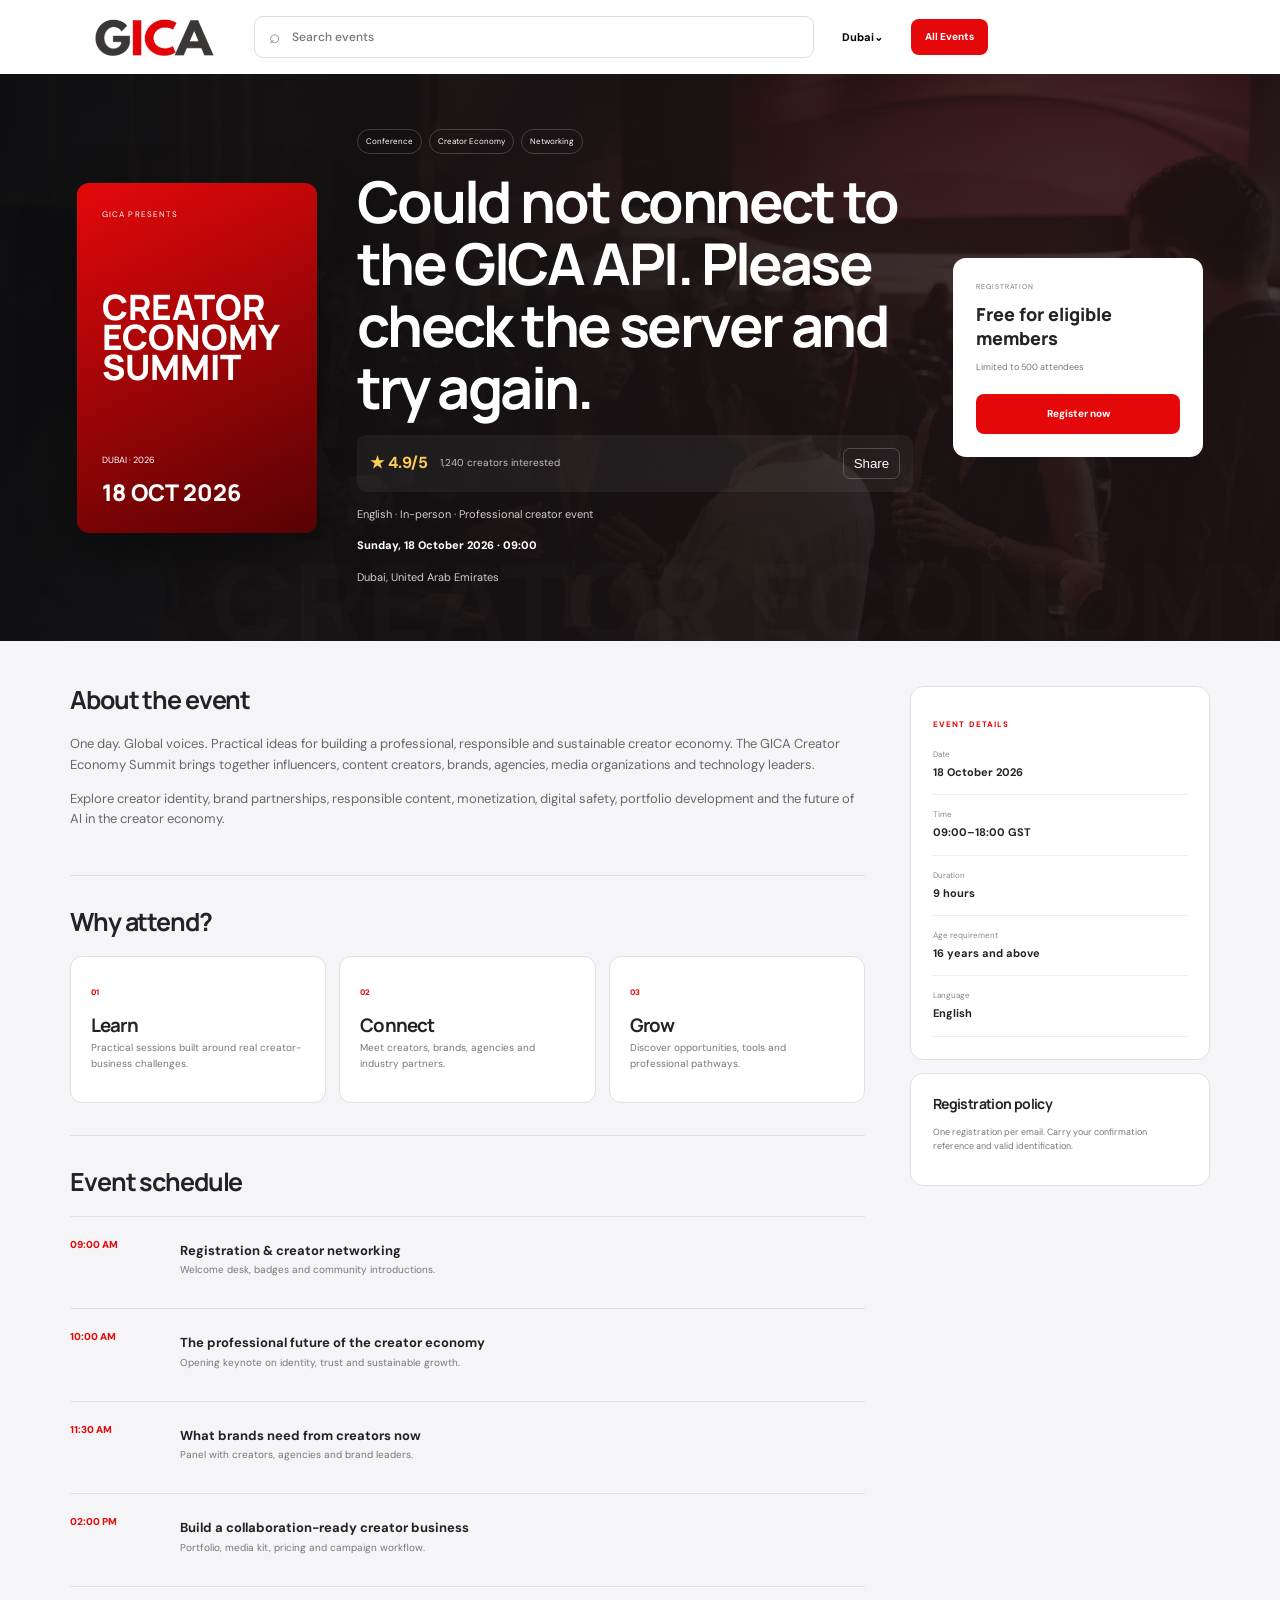
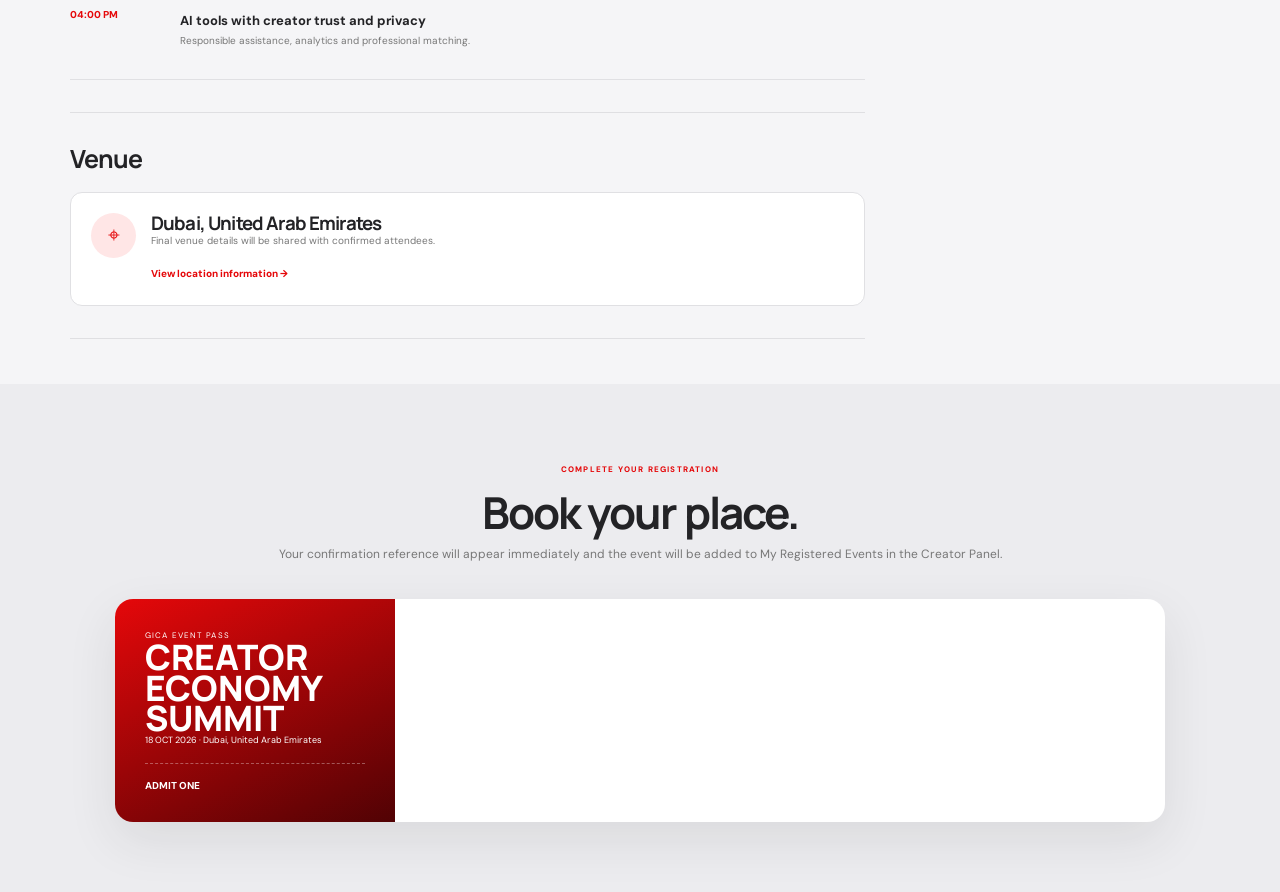
<file: event-details.html>
<!doctype html>
<html lang="en">
  <head>
    <meta charset="utf-8" />
    <meta name="viewport" content="width=device-width,initial-scale=1" />
    <title>GICA Creator Economy Summit 2026 | Event Details</title>
    <meta
      name="description"
      content="View complete details, schedule, venue and registration for the GICA Creator Economy Summit 2026."
    />
    <link rel="preconnect" href="https://fonts.googleapis.com" />
    <link rel="preconnect" href="https://fonts.gstatic.com" crossorigin />
    <link
      href="https://fonts.googleapis.com/css2?family=DM+Sans:wght@400;500;600;700&family=Manrope:wght@600;700;800&display=swap"
      rel="stylesheet"
    />
    <link rel="stylesheet" href="styles.css" />
  </head>
  <body class="ticket-page detail-ticket-page">
    <header class="ticket-header">
      <a class="brand brand-image" href="index.html">
        <img src="images/GICA-logo.png" alt="GICA" />
      </a>
      <label class="ticket-search">
        <span>⌕</span>
        <input type="search" placeholder="Search events" />
      </label>
      <button class="city-selector">Dubai⌄</button>
      <a class="ticket-login" href="events.html">All Events</a>
    </header>
    <main>
      <section class="booking-hero">
        <div class="booking-backdrop">
          <img
            id="booking-hero-image"
            src="images/event-creator-summit.webp"
            alt="Creators networking at the GICA Creator Economy Summit"
          />
        </div>
        <div class="booking-hero-inner">
          <div class="booking-poster">
            <small>GICA PRESENTS</small>
            <b>CREATOR<br />ECONOMY<br />SUMMIT</b>
            <span>DUBAI · 2026</span>
            <i>18 OCT</i>
          </div>
          <div class="booking-copy">
            <div class="booking-badges">
              <span>Conference</span>
              <span>Creator Economy</span>
              <span>Networking</span>
            </div>
            <h1>GICA Creator Economy Summit 2026</h1>
            <div class="interest-score">
              <b>★ 4.9/5</b>
              <span>1,240 creators interested</span>
              <button id="share-event">Share</button>
            </div>
            <p>English · In-person · Professional creator event</p>
            <div class="booking-date">Sunday, 18 October 2026 · 09:00 AM</div>
            <div class="booking-location">Dubai, United Arab Emirates</div>
          </div>
          <aside class="booking-cta">
            <small>REGISTRATION</small>
            <strong>Free for eligible members</strong>
            <span>Limited to 500 attendees</span>
            <a href="#event-register">Register now</a>
          </aside>
        </div>
      </section>

      <div class="booking-layout">
        <div class="booking-main">
          <section class="booking-section">
            <h2>About the event</h2>
            <p>
              One day. Global voices. Practical ideas for building a
              professional, responsible and sustainable creator economy. The
              GICA Creator Economy Summit brings together influencers, content
              creators, brands, agencies, media organizations and technology
              leaders.
            </p>
            <p>
              Explore creator identity, brand partnerships, responsible content,
              monetization, digital safety, portfolio development and the future
              of AI in the creator economy.
            </p>
          </section>
          <section class="booking-section">
            <h2>Why attend?</h2>
            <div class="attend-grid">
              <div>
                <span>01</span>
                <h3>Learn</h3>
                <p>
                  Practical sessions built around real creator-business
                  challenges.
                </p>
              </div>
              <div>
                <span>02</span>
                <h3>Connect</h3>
                <p>Meet creators, brands, agencies and industry partners.</p>
              </div>
              <div>
                <span>03</span>
                <h3>Grow</h3>
                <p>Discover opportunities, tools and professional pathways.</p>
              </div>
            </div>
          </section>
          <section class="booking-section">
            <h2>Event schedule</h2>
            <div class="booking-agenda">
              <article>
                <time>09:00 AM</time>
                <div>
                  <b>Registration & creator networking</b>
                  <p>Welcome desk, badges and community introductions.</p>
                </div>
              </article>
              <article>
                <time>10:00 AM</time>
                <div>
                  <b>The professional future of the creator economy</b>
                  <p>
                    Opening keynote on identity, trust and sustainable growth.
                  </p>
                </div>
              </article>
              <article>
                <time>11:30 AM</time>
                <div>
                  <b>What brands need from creators now</b>
                  <p>Panel with creators, agencies and brand leaders.</p>
                </div>
              </article>
              <article>
                <time>02:00 PM</time>
                <div>
                  <b>Build a collaboration-ready creator business</b>
                  <p>Portfolio, media kit, pricing and campaign workflow.</p>
                </div>
              </article>
              <article>
                <time>04:00 PM</time>
                <div>
                  <b>AI tools with creator trust and privacy</b>
                  <p>
                    Responsible assistance, analytics and professional matching.
                  </p>
                </div>
              </article>
            </div>
          </section>
          <section class="booking-section">
            <h2>Venue</h2>
            <div class="venue-card">
              <div class="venue-pin">⌖</div>
              <div>
                <h3>Dubai, United Arab Emirates</h3>
                <p>
                  Final venue details will be shared with confirmed attendees.
                </p>
                <a href="#">View location information →</a>
              </div>
            </div>
          </section>
        </div>
        <aside class="booking-sidebar">
          <div class="booking-summary">
            <span>EVENT DETAILS</span>
            <div>
              <small>Date</small>
              <b>18 October 2026</b>
            </div>
            <div>
              <small>Time</small>
              <b>09:00–18:00 GST</b>
            </div>
            <div>
              <small>Duration</small>
              <b>9 hours</b>
            </div>
            <div>
              <small>Age requirement</small>
              <b>16 years and above</b>
            </div>
            <div>
              <small>Language</small>
              <b>English</b>
            </div>
          </div>
          <div class="booking-policy">
            <h3>Registration policy</h3>
            <p>
              One registration per email. Carry your confirmation reference and
              valid identification.
            </p>
          </div>
        </aside>
      </div>

      <section class="booking-register" id="event-register">
        <div class="booking-register-head">
          <span>COMPLETE YOUR REGISTRATION</span>
          <h2>Book your place.</h2>
          <p>
            Your confirmation reference will appear immediately and the event
            will be added to My Registered Events in the Creator Panel.
          </p>
        </div>
        <div class="booking-form-wrap">
          <div class="ticket-preview">
            <small>GICA EVENT PASS</small>
            <b>CREATOR<br />ECONOMY<br />SUMMIT</b>
            <span>18 OCT 2026 · DUBAI</span>
            <i>ADMIT ONE</i>
          </div>
          <form id="event-registration-form">
            <div class="field-row">
              <label
                >Full name *<input required name="name" autocomplete="name" />
              </label>
              <label
                >Email address *<input
                  required
                  type="email"
                  name="email"
                  autocomplete="email"
                />
              </label>
            </div>
            <div class="field-row">
              <label
                >Mobile number *<input
                  required
                  type="tel"
                  name="mobile"
                  autocomplete="tel"
                />
              </label>
              <label>Country *<input required name="country" /> </label>
            </div>
            <div class="field-row">
              <label
                >Attendee type *<select required name="attendeeType">
                  <option value="">Select attendee type</option>
                  <option>Creator / Influencer</option>
                  <option>Brand</option>
                  <option>Agency</option>
                  <option>Media</option>
                  <option>Technology Partner</option>
                  <option>Other</option>
                </select>
              </label>
              <label
                >Creator category<select name="category">
                  <option>Fashion & Lifestyle</option>
                  <option>Technology</option>
                  <option>Education</option>
                  <option>Travel</option>
                  <option>Food</option>
                  <option>Entertainment</option>
                  <option>Other</option>
                </select>
              </label>
            </div>
            <label class="event-consent">
              <input required type="checkbox" />
              <span
                >I accept the event terms and agree to receive registration
                communication.</span
              >
            </label>
            <button class="ticket-primary booking-submit" type="submit">
              Confirm registration
            </button>
            <p class="event-form-status" role="status" aria-live="polite"></p>
          </form>
        </div>
      </section>
    </main>
    <script src="api-client.js"></script>
    <script src="event.js"></script>
  </body>
</html>
</file>
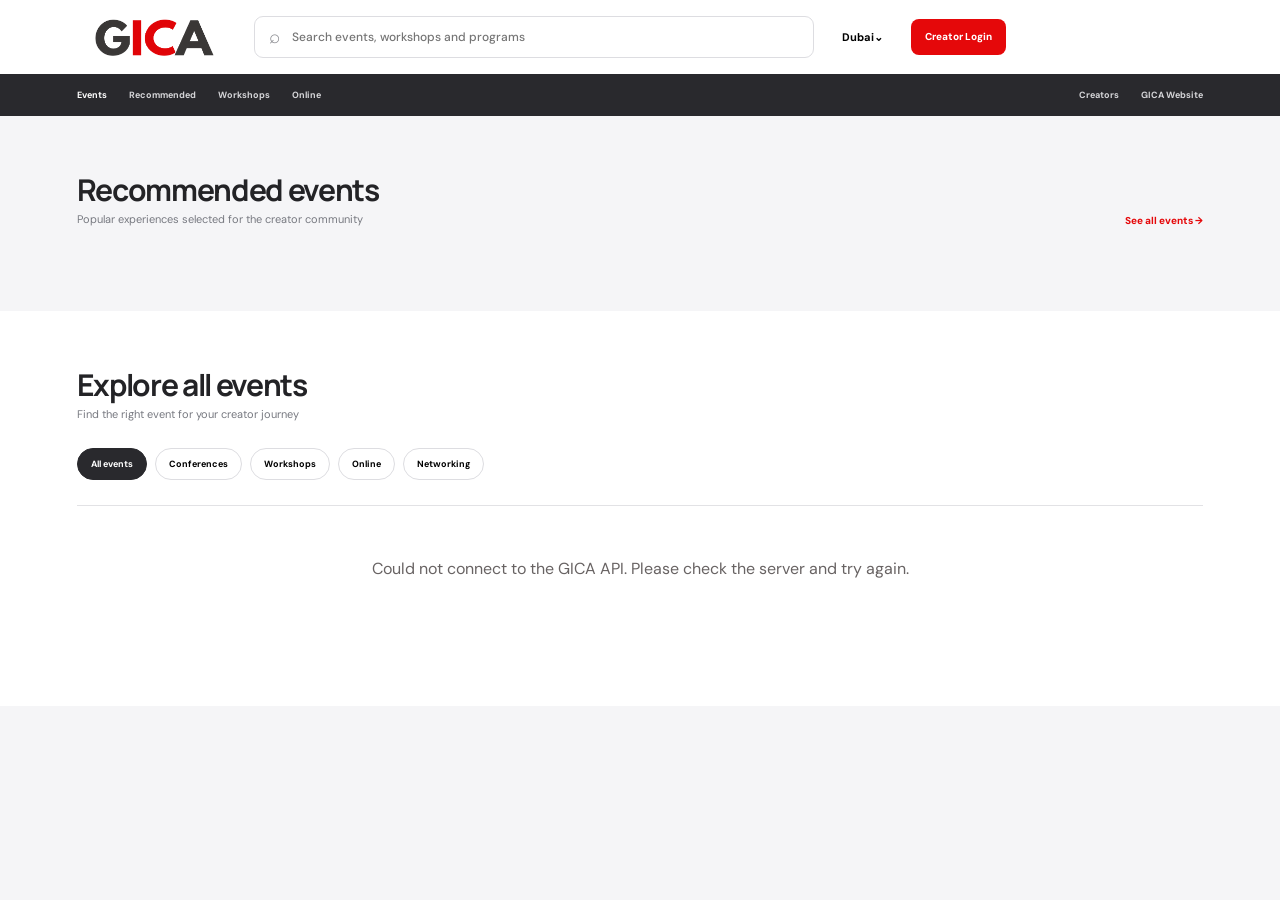
<file: events.html>
<!doctype html>
<html lang="en">
  <head>
    <meta charset="utf-8" />
    <meta name="viewport" content="width=device-width,initial-scale=1" />
    <title>Events Near You | GICA</title>
    <meta
      name="description"
      content="Browse and register for GICA creator conferences, workshops, masterclasses and networking events."
    />
    <link rel="preconnect" href="https://fonts.googleapis.com" />
    <link rel="preconnect" href="https://fonts.gstatic.com" crossorigin />
    <link
      href="https://fonts.googleapis.com/css2?family=DM+Sans:wght@400;500;600;700&family=Manrope:wght@600;700;800&display=swap"
      rel="stylesheet"
    />
    <link rel="stylesheet" href="styles.css" />
  </head>
  <body class="ticket-page">
    <header class="ticket-header">
      <a class="brand brand-image" href="index.html">
        <img src="images/GICA-logo.png" alt="GICA" />
      </a>
      <label class="ticket-search">
        <span>⌕</span>
        <input
          id="event-search"
          type="search"
          placeholder="Search events, workshops and programs"
        />
      </label>
      <button class="city-selector">Dubai⌄</button>
      <a class="ticket-login" href="login.html">Creator Login</a>
    </header>
    <nav class="ticket-nav">
      <div>
        <a class="active" href="events.html">Events</a>
        <a href="#recommended">Recommended</a>
        <a href="#workshops">Workshops</a>
        <a href="#online">Online</a>
      </div>
      <div>
        <a href="members.html">Creators</a>
        <a href="index.html">GICA Website</a>
      </div>
    </nav>
    <main>
      <section class="ticket-banner">
        <img
          class="ticket-banner-image"
          src="images/event-creator-summit.webp"
          alt="Creators and industry professionals networking at a global conference"
        />
        <div>
          <span>GICA FLAGSHIP EVENT · DUBAI</span>
          <h1>The creator economy’s<br />next big room.</h1>
          <p>
            Ideas, connections and opportunities—built for creators who mean
            business.
          </p>
          <div>
            <a class="ticket-primary" href="event-details.html"
              >Explore the summit</a
            >
            <a class="ticket-ghost" href="event-details.html#event-register"
              >Register now</a
            >
          </div>
        </div>
        <div class="banner-poster">
          <small>18 OCT 2026</small>
          <b>CREATOR<br />ECONOMY<br />SUMMIT</b>
          <span>DUBAI · UAE</span>
          <i>GICA</i>
        </div>
      </section>

      <section class="ticket-content" id="recommended">
        <div class="ticket-section-head">
          <div>
            <h2>Recommended events</h2>
            <p>Popular experiences selected for the creator community</p>
          </div>
          <a href="#all-events">See all events →</a>
        </div>
        <div class="poster-grid">
          <article
            class="poster-event"
            data-event-type="conference"
            data-search="creator economy summit dubai conference"
          >
            <a class="event-poster-link" href="event-details.html">
              <div class="poster-art poster-red">
                <img
                  src="images/event-creator-summit.webp"
                  alt="GICA Creator Economy Summit networking"
                />
                <span class="poster-badge">PROMOTED</span>
                <small>GICA PRESENTS</small>
                <b>CREATOR<br />ECONOMY<br />SUMMIT</b>
                <i>DUBAI · 2026</i>
                <div class="poster-date">
                  <strong>18</strong>
                  <span>OCT</span>
                </div>
              </div>
              <div class="poster-rating">
                <span>★ 4.9</span>
                <small>1.2K interested</small>
              </div>
            </a>
            <div class="poster-info">
              <h3>GICA Creator Economy Summit</h3>
              <p>Dubai · Conference</p>
              <small>Sun, 18 Oct · 9:00 AM</small>
              <div>
                <a href="event-details.html">View</a>
                <a
                  class="register-pill"
                  href="event-details.html#event-register"
                  >Register</a
                >
              </div>
            </div>
          </article>
          <article
            class="poster-event"
            data-event-type="workshop"
            data-search="brand ready media kit mumbai workshop"
          >
            <a
              class="event-poster-link"
              href="event-details.html?event=media-kit"
            >
              <div class="poster-art poster-black">
                <img
                  src="images/event-media-kit.webp"
                  alt="Creators participating in a media kit workshop"
                />
                <span class="poster-badge">WORKSHOP</span>
                <small>BUILD YOUR BRAND</small>
                <b>MEDIA<br />KIT<br />LAB</b>
                <i>MUMBAI</i>
                <div class="poster-date">
                  <strong>05</strong>
                  <span>NOV</span>
                </div>
              </div>
              <div class="poster-rating">
                <span>★ 4.8</span>
                <small>340 interested</small>
              </div>
            </a>
            <div class="poster-info">
              <h3>Build a Brand-Ready Media Kit</h3>
              <p>Mumbai · Workshop</p>
              <small>Thu, 5 Nov · 2:00 PM</small>
              <div>
                <a href="event-details.html?event=media-kit">View</a>
                <a
                  class="register-pill"
                  href="event-details.html?event=media-kit#event-register"
                  >Register</a
                >
              </div>
            </div>
          </article>
          <article
            class="poster-event"
            data-event-type="online"
            data-search="creator finance essentials online masterclass"
          >
            <a
              class="event-poster-link"
              href="event-details.html?event=finance"
            >
              <div class="poster-art poster-gold">
                <img
                  src="images/event-finance.webp"
                  alt="Creator presenting an online finance masterclass"
                />
                <span class="poster-badge">ONLINE</span>
                <small>CREATOR BUSINESS</small>
                <b>FINANCE<br />ESSENTIALS</b>
                <i>LIVE MASTERCLASS</i>
                <div class="poster-date">
                  <strong>22</strong>
                  <span>NOV</span>
                </div>
              </div>
              <div class="poster-rating">
                <span>★ 4.7</span>
                <small>580 interested</small>
              </div>
            </a>
            <div class="poster-info">
              <h3>Creator Finance Essentials</h3>
              <p>Online · Masterclass</p>
              <small>Sun, 22 Nov · 6:30 PM</small>
              <div>
                <a href="event-details.html?event=finance">View</a>
                <a
                  class="register-pill"
                  href="event-details.html?event=finance#event-register"
                  >Register</a
                >
              </div>
            </div>
          </article>
          <article
            class="poster-event"
            data-event-type="networking"
            data-search="creator connect kochi networking"
          >
            <a
              class="event-poster-link"
              href="event-details.html?event=connect"
            >
              <div class="poster-art poster-violet">
                <img
                  src="images/event-creator-connect.webp"
                  alt="GICA creators networking at the Kochi Creator Connect event"
                />
                <span class="poster-badge">NETWORKING</span>
                <small>GICA COMMUNITY</small>
                <b>CREATOR<br />CONNECT</b>
                <i>KOCHI EDITION</i>
                <div class="poster-date">
                  <strong>12</strong>
                  <span>DEC</span>
                </div>
              </div>
              <div class="poster-rating">
                <span>★ 4.9</span>
                <small>220 interested</small>
              </div>
            </a>
            <div class="poster-info">
              <h3>GICA Creator Connect — Kochi</h3>
              <p>Kochi · Networking</p>
              <small>Sat, 12 Dec · 4:00 PM</small>
              <div>
                <a href="event-details.html?event=connect">View</a>
                <a
                  class="register-pill"
                  href="event-details.html?event=connect#event-register"
                  >Register</a
                >
              </div>
            </div>
          </article>
        </div>
      </section>

      <section class="ticket-content ticket-all-events" id="all-events">
        <div class="ticket-section-head">
          <div>
            <h2>Explore all events</h2>
            <p>Find the right event for your creator journey</p>
          </div>
        </div>
        <div class="ticket-filter-row">
          <button class="active" data-event-filter="all">All events</button>
          <button data-event-filter="conference">Conferences</button>
          <button data-event-filter="workshop">Workshops</button>
          <button data-event-filter="online">Online</button>
          <button data-event-filter="networking">Networking</button>
        </div>
        <div class="compact-events">
          <a
            href="event-details.html"
            data-event-type="conference"
            data-search="creator economy summit dubai conference"
          >
            <span class="compact-date"> <b>18</b>OCT</span>
            <div>
              <h3>GICA Creator Economy Summit 2026</h3>
              <p>Dubai, UAE · Conference · 09:00 AM</p>
            </div>
            <i>From Free</i>
            <strong>View & register →</strong>
          </a>
          <a
            href="event-details.html?event=media-kit"
            data-event-type="workshop"
            data-search="brand ready media kit mumbai workshop"
          >
            <span class="compact-date"> <b>05</b>NOV</span>
            <div>
              <h3>Build a Brand-Ready Media Kit</h3>
              <p>Mumbai, India · Workshop · 02:00 PM</p>
            </div>
            <i>₹499</i>
            <strong>View & register →</strong>
          </a>
          <a
            href="event-details.html?event=finance"
            data-event-type="online"
            data-search="creator finance essentials online masterclass"
          >
            <span class="compact-date"> <b>22</b>NOV</span>
            <div>
              <h3>Creator Finance Essentials</h3>
              <p>Online · Masterclass · 06:30 PM</p>
            </div>
            <i>Free</i>
            <strong>View & register →</strong>
          </a>
          <a
            href="event-details.html?event=connect"
            data-event-type="networking"
            data-search="creator connect kochi networking"
          >
            <span class="compact-date"> <b>12</b>DEC</span>
            <div>
              <h3>GICA Creator Connect — Kochi</h3>
              <p>Kochi, India · Networking · 04:00 PM</p>
            </div>
            <i>Members only</i>
            <strong>View & register →</strong>
          </a>
        </div>
        <p class="events-empty" hidden>No matching events found.</p>
      </section>
    </main>
    <script src="api-client.js"></script>
    <script src="event.js"></script>
  </body>
</html>
</file>
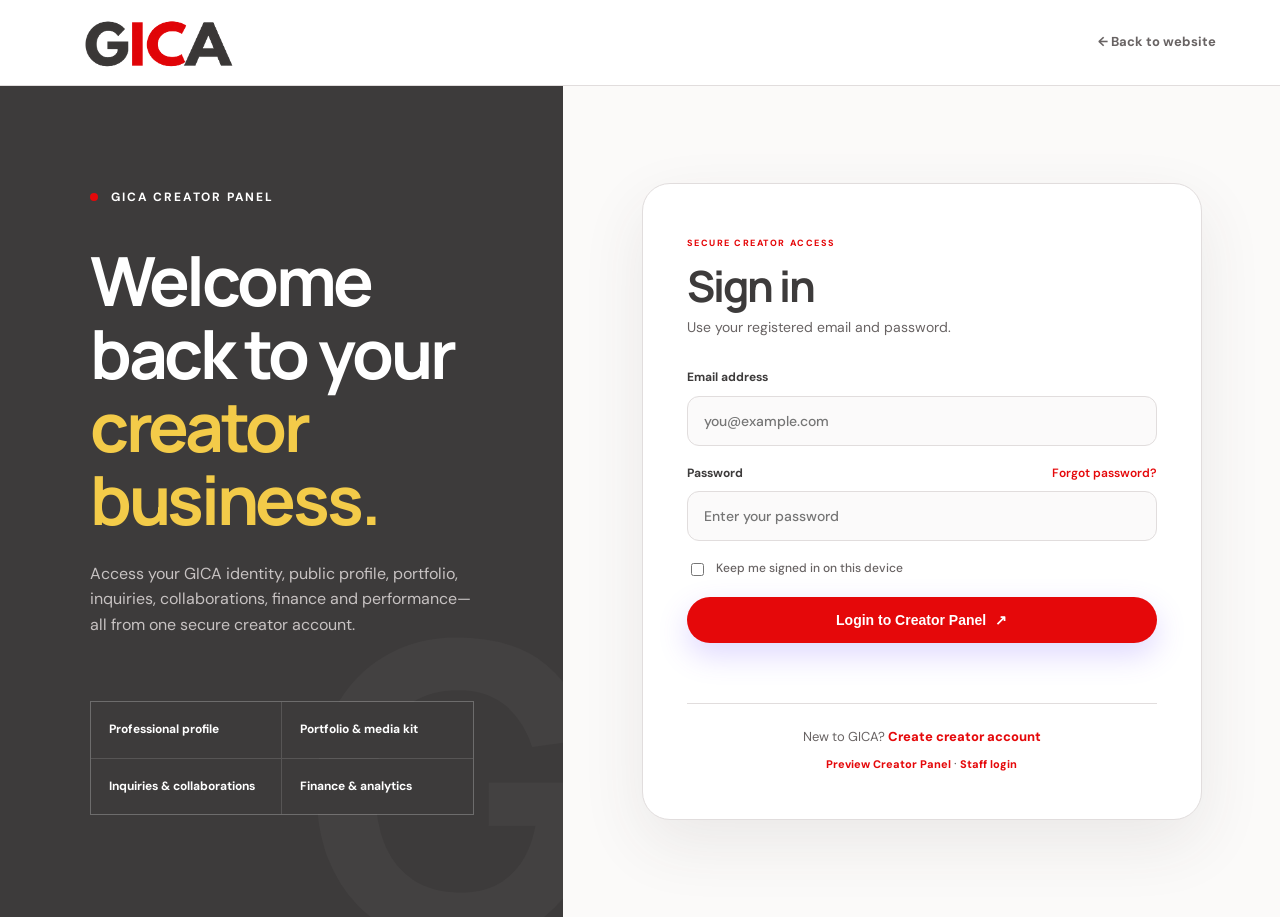
<file: login.html>
<!doctype html>
<html lang="en">
  <head>
    <meta charset="utf-8" />
    <meta name="viewport" content="width=device-width,initial-scale=1" />
    <title>Creator Login | GICA</title>
    <meta
      name="description"
      content="Sign in to the GICA Creator Panel to manage your professional profile, portfolio, inquiries, collaborations, finance and analytics."
    />
    <meta name="robots" content="noindex,follow" />
    <meta name="theme-color" content="#3d3b3b" />
    <link rel="preconnect" href="https://fonts.googleapis.com" />
    <link rel="preconnect" href="https://fonts.gstatic.com" crossorigin />
    <link
      href="https://fonts.googleapis.com/css2?family=DM+Sans:wght@400;500;600;700&family=Manrope:wght@600;700;800&display=swap"
      rel="stylesheet"
    />
    <link rel="stylesheet" href="styles.css" />
  </head>
  <body class="auth-page">
    <header class="auth-header">
      <a class="brand brand-image" href="index.html"
        ><img src="images/GICA-logo.png" alt="GICA" /></a
      ><a class="auth-back" href="index.html">← Back to website</a>
    </header>
    <main class="auth-layout">
      <section class="auth-story">
        <p class="eyebrow"><span></span> GICA Creator Panel</p>
        <h1>Welcome back to your <em>creator business.</em></h1>
        <p>
          Access your GICA identity, public profile, portfolio, inquiries,
          collaborations, finance and performance—all from one secure creator
          account.
        </p>
        <div class="auth-feature-grid">
          <span>Professional profile</span><span>Portfolio &amp; media kit</span
          ><span>Inquiries &amp; collaborations</span
          ><span>Finance &amp; analytics</span>
        </div>
      </section>
      <section class="auth-card" aria-labelledby="login-title">
        <div class="auth-card-head">
          <span>SECURE CREATOR ACCESS</span>
          <h2 id="login-title">Sign in</h2>
          <p>Use your registered email and password.</p>
        </div>
        <form class="auth-form" data-demo-form>
          <label
            >Email address<input
              type="email"
              name="email"
              autocomplete="email"
              required
              placeholder="you@example.com"
          /></label>
          <label
            >Password<span class="label-line"
              ><i></i><a href="reset-password.html">Forgot password?</a></span
            ><input
              type="password"
              name="password"
              autocomplete="current-password"
              minlength="8"
              required
              placeholder="Enter your password"
          /></label>
          <label class="remember"
            ><input type="checkbox" name="remember" /><span
              >Keep me signed in on this device</span
            ></label
          >
          <button class="button primary auth-submit" type="submit">
            Login to Creator Panel <span>↗</span>
          </button>
          <p class="form-status" role="status" aria-live="polite"></p>
        </form>
        <div class="auth-switch">
          New to GICA? <a href="register.html">Create creator account</a
          ><br /><a class="staff-link" href="creator-dashboard.html"
            >Preview Creator Panel</a
          >
          · <a class="staff-link" href="admin-login.html">Staff login</a>
        </div>
      </section>
    </main>
    <script src="api-client.js"></script>
    <script src="auth.js"></script>
  </body>
</html>
</file>
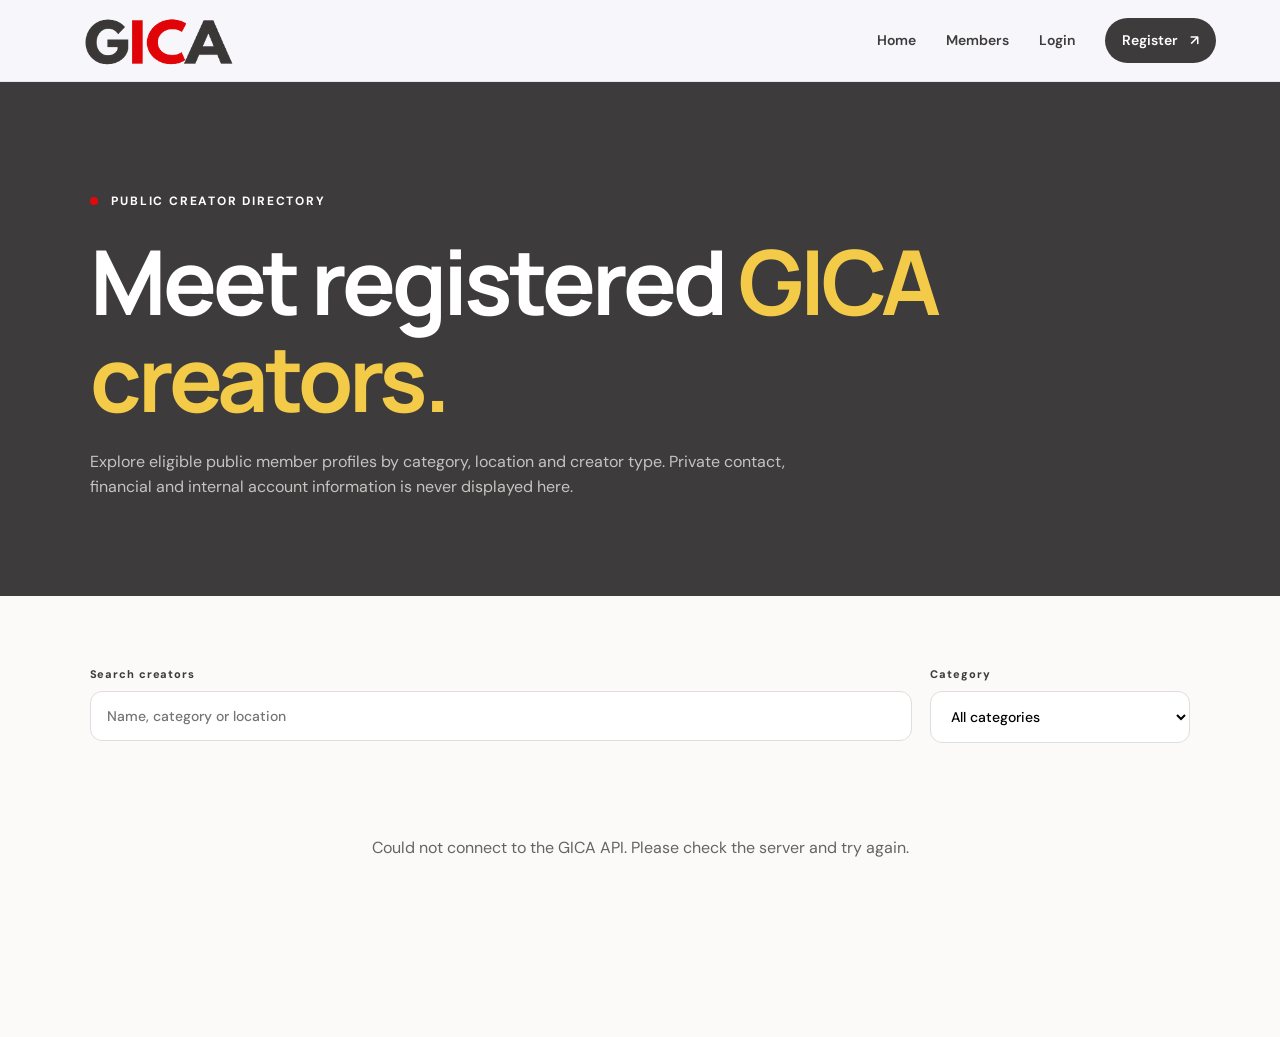
<file: member-profile.html>
<!doctype html>
<html lang="en">
  <head>
    <meta charset="utf-8" />
    <meta name="viewport" content="width=device-width,initial-scale=1" />
    <title>Ananya Rao | GICA Creator Profile</title>
    <meta
      name="description"
      content="Public GICA creator profile, portfolio, services and collaboration information for Ananya Rao."
    />
    <link rel="preconnect" href="https://fonts.googleapis.com" />
    <link rel="preconnect" href="https://fonts.gstatic.com" crossorigin />
    <link
      href="https://fonts.googleapis.com/css2?family=DM+Sans:wght@400;500;600;700&family=Manrope:wght@600;700;800&display=swap"
      rel="stylesheet"
    />
    <link rel="stylesheet" href="styles.css" />
  </head>
  <body class="profile-page">
    <header class="site-header static-header">
      <a class="brand brand-image" href="index.html"
        ><img src="images/GICA-logo.png" alt="GICA"
      /></a>
      <nav>
        <a href="members.html">← All members</a
        ><a class="nav-cta" href="register.html">Join GICA</a>
      </nav>
    </header>
    <main>
      <section class="public-profile-hero">
        <div class="public-avatar av-red">AR</div>
        <div>
          <span class="verified">✓ GICA VERIFIED</span>
          <h1>Ananya Rao</h1>
          <p>Fashion &amp; Lifestyle Creator · Mumbai, India</p>
          <div class="profile-id">GICA-CR-000125 · gica.global/@ananyarao</div>
        </div>
        <a class="button primary" href="#inquiry">Collaboration inquiry ↗</a>
      </section>
      <section class="profile-content">
        <div class="profile-main">
          <article>
            <span class="profile-label">ABOUT</span>
            <h2>Stories where style meets everyday confidence.</h2>
            <p>
              Ananya creates fashion, lifestyle and beauty content for a highly
              engaged audience. Her work focuses on accessible personal style,
              responsible brand storytelling and visual campaigns.
            </p>
          </article>
          <article>
            <span class="profile-label">FEATURED WORK</span>
            <div class="portfolio-grid">
              <div>
                <b>01</b>
                <h3>Summer Essentials</h3>
                <p>Fashion campaign · Instagram</p>
              </div>
              <div>
                <b>02</b>
                <h3>Everyday Beauty</h3>
                <p>Product storytelling · Reels</p>
              </div>
              <div>
                <b>03</b>
                <h3>City Stories</h3>
                <p>Lifestyle editorial · Video</p>
              </div>
            </div>
          </article>
          <article>
            <span class="profile-label">SERVICES</span>
            <div class="service-list">
              <span>Instagram promotion</span><span>Brand integration</span
              ><span>UGC production</span><span>Event appearance</span>
            </div>
          </article>
        </div>
        <aside class="profile-side">
          <div>
            <small>PRIMARY CATEGORY</small
            ><strong>Fashion &amp; Lifestyle</strong>
          </div>
          <div>
            <small>PLATFORMS</small><strong>Instagram · YouTube</strong>
          </div>
          <div><small>LANGUAGES</small><strong>English · Hindi</strong></div>
          <div><small>MEDIA KIT</small><a href="#">Request access ↗</a></div>
        </aside>
      </section>
      <section class="profile-inquiry" id="inquiry">
        <div>
          <span class="profile-label">PUBLIC INQUIRY</span>
          <h2>Work with Ananya.</h2>
          <p>
            Send a professional campaign or service inquiry. Personal contact
            details remain private.
          </p>
        </div>
        <form data-profile-form>
          <div class="field-row">
            <label>Your name<input required name="name" /></label
            ><label
              >Work email<input required type="email" name="email"
            /></label>
          </div>
          <label>Company / brand<input name="company" /></label
          ><label
            >Project details<textarea
              required
              rows="5"
              name="message"
            ></textarea></label
          ><button class="button primary" type="submit">Send inquiry ↗</button>
          <p class="form-status" role="status"></p>
        </form>
      </section>
    </main>
    <script src="api-client.js"></script>
    <script src="member-profile.js"></script>
  </body>
</html>
</file>
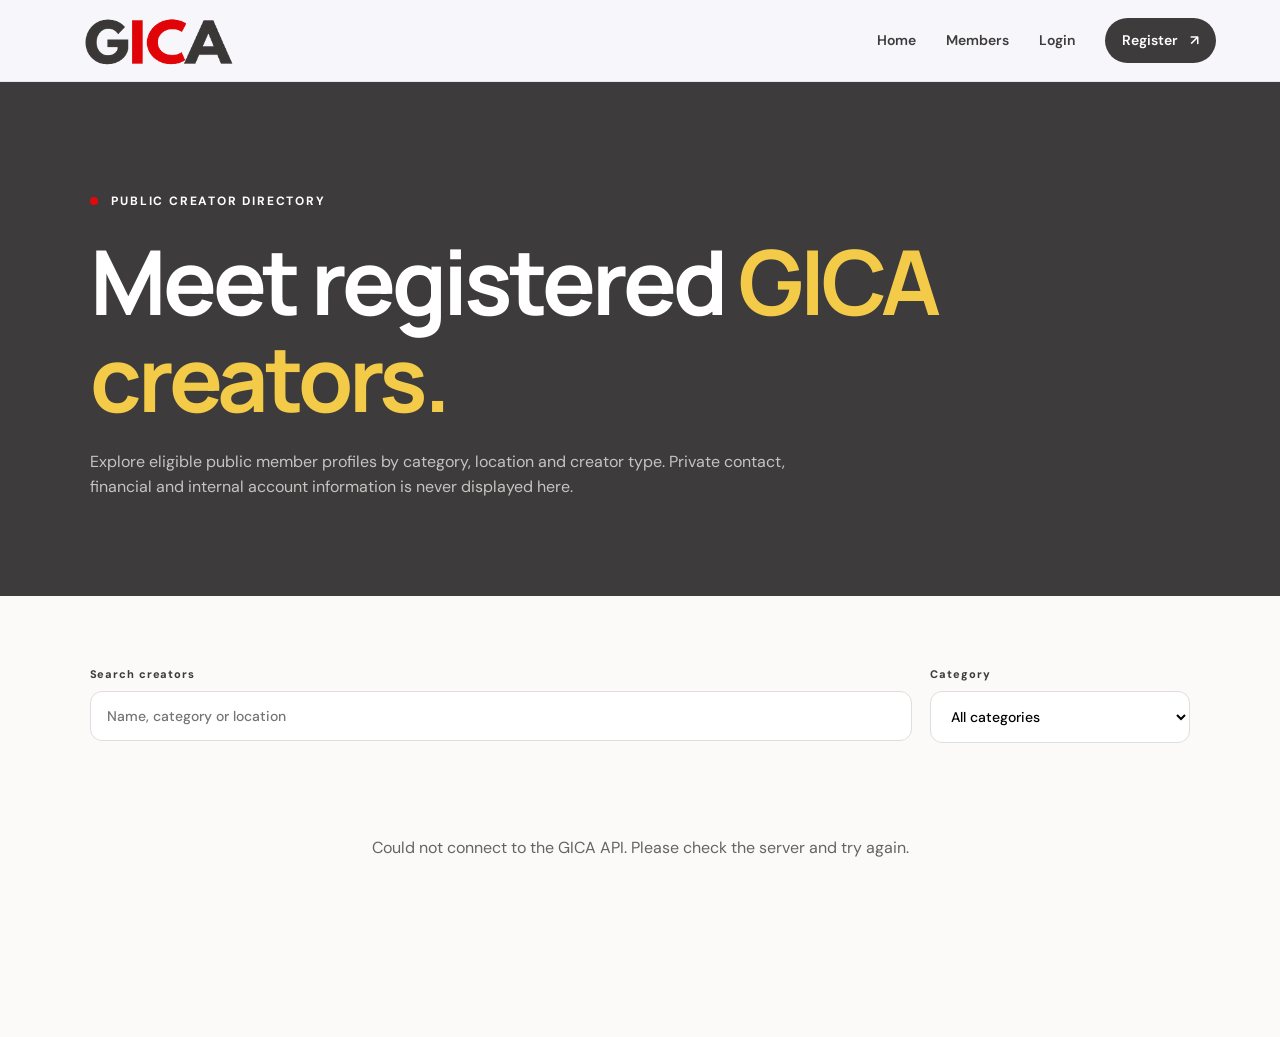
<file: members.html>
<!doctype html>
<html lang="en">
  <head>
    <meta charset="utf-8" />
    <meta name="viewport" content="width=device-width,initial-scale=1" />
    <title>Registered Creator Members | GICA</title>
    <meta
      name="description"
      content="Discover public profiles of registered GICA creators across professional categories."
    />
    <link rel="preconnect" href="https://fonts.googleapis.com" />
    <link rel="preconnect" href="https://fonts.gstatic.com" crossorigin />
    <link
      href="https://fonts.googleapis.com/css2?family=DM+Sans:wght@400;500;600;700&family=Manrope:wght@600;700;800&display=swap"
      rel="stylesheet"
    />
    <link rel="stylesheet" href="styles.css" />
  </head>
  <body>
    <header class="site-header static-header">
      <a class="brand brand-image" href="index.html"
        ><img src="images/GICA-logo.png" alt="GICA" /></a
      ><button
        class="menu-toggle"
        aria-expanded="false"
        aria-controls="site-nav"
      >
        <span></span><span></span><span></span>
      </button>
      <nav id="site-nav">
        <a href="index.html">Home</a><a href="members.html">Members</a
        ><a href="login.html">Login</a
        ><a class="nav-cta" href="register.html">Register <span>↗</span></a>
      </nav>
    </header>
    <main>
      <section class="directory-hero">
        <p class="eyebrow"><span></span> Public creator directory</p>
        <h1>Meet registered <em>GICA creators.</em></h1>
        <p>
          Explore eligible public member profiles by category, location and
          creator type. Private contact, financial and internal account
          information is never displayed here.
        </p>
      </section>
      <section class="directory-section">
        <div class="directory-tools">
          <label class="directory-search"
            >Search creators<input
              type="search"
              id="member-search"
              placeholder="Name, category or location" /></label
          ><label
            >Category<select id="member-category">
              <option value="all">All categories</option>
              <option>Fashion</option>
              <option>Technology</option>
              <option>Travel</option>
              <option>Education</option>
              <option>Fitness</option>
              <option>Food</option>
            </select></label
          >
        </div>
        <div class="member-grid" id="member-grid"></div>
        <p class="directory-empty" id="directory-empty">Loading creators…</p>
      </section>
    </main>
    <script src="script.js"></script>
    <script src="api-client.js"></script>
    <script src="directory.js"></script>
  </body>
</html>
</file>
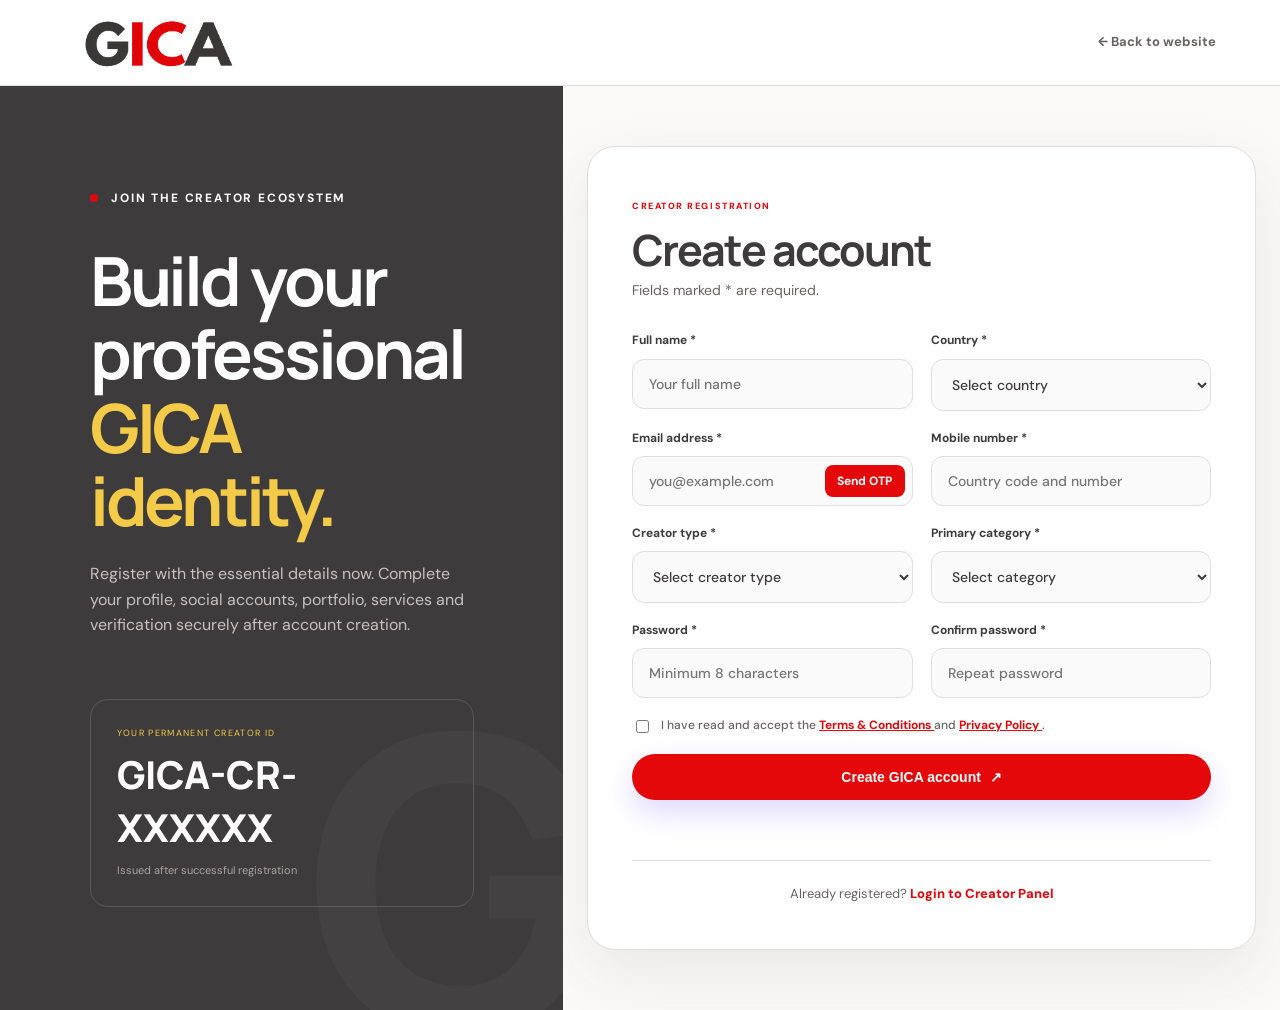
<file: register.html>
<!doctype html>
<html lang="en">
  <head>
    <meta charset="utf-8" />
    <meta name="viewport" content="width=device-width, initial-scale=1" />

    <title>Creator Registration | Join GICA</title>

    <meta
      name="description"
      content="Create a GICA creator account and begin building your professional creator identity."
    />

    <meta name="robots" content="noindex,follow" />
    <meta name="theme-color" content="#3d3b3b" />

    <link rel="preconnect" href="https://fonts.googleapis.com" />
    <link rel="preconnect" href="https://fonts.gstatic.com" crossorigin />

    <link
      href="https://fonts.googleapis.com/css2?family=DM+Sans:wght@400;500;600;700&family=Manrope:wght@600;700;800&display=swap"
      rel="stylesheet"
    />

    <link rel="stylesheet" href="styles.css" />
  </head>

  <body class="auth-page register-page">
    <!-- HEADER -->
    <header class="auth-header">
      <a class="brand brand-image" href="index.html">
        <img src="images/GICA-logo.png" alt="GICA" />
      </a>

      <a class="auth-back" href="index.html">
        ← Back to website
      </a>
    </header>

    <!-- MAIN -->
    <main class="auth-layout">

      <!-- LEFT SIDE -->
      <section class="auth-story">
        <p class="eyebrow">
          <span></span>
          Join the creator ecosystem
        </p>

        <h1>
          Build your professional
          <em>GICA identity.</em>
        </h1>

        <p>
          Register with the essential details now. Complete your profile,
          social accounts, portfolio, services and verification securely
          after account creation.
        </p>

        <div class="identity-preview">
          <small>YOUR PERMANENT CREATOR ID</small>

          <strong>GICA-CR-XXXXXX</strong>

          <span>
            Issued after successful registration
          </span>
        </div>
      </section>

      <!-- REGISTRATION CARD -->
      <section
        class="auth-card register-card"
        aria-labelledby="register-title"
      >
        <div class="auth-card-head">
          <span>CREATOR REGISTRATION</span>

          <h2 id="register-title">
            Create account
          </h2>

          <p>
            Fields marked * are required.
          </p>
        </div>

       <form
  class="auth-form"
  id="registerForm"
  data-demo-form
  novalidate
>

          <!-- NAME / COUNTRY -->
          <div class="field-row">
            <label>
              Full name *

              <input
                type="text"
                name="name"
                id="name"
                autocomplete="name"
                required
                placeholder="Your full name"
              />
            </label>

            <label>
              Country *

              <select
                name="country"
                id="country"
                required
              >
                <option value="">
                  Select country
                </option>

                <option value="India">
                  India
                </option>

                <option value="United Arab Emirates">
                  United Arab Emirates
                </option>

                <option value="United Kingdom">
                  United Kingdom
                </option>

                <option value="United States">
                  United States
                </option>

                <option value="Other">
                  Other
                </option>
              </select>
            </label>
          </div>

          <!-- EMAIL / MOBILE -->
          <div class="field-row">

            <!-- EMAIL -->
            <label>
              Email address *

              <div class="email-otp-field">
                <input
                  type="email"
                  name="email"
                  id="email"
                  autocomplete="email"
                  required
                  placeholder="you@example.com"
                />

                <button
                  type="button"
                  id="sendOtpBtn"
                  class="send-otp-inside"
                >
                  Send OTP
                </button>
              </div>

              <span
                id="emailVerifiedBadge"
                class="verified-badge"
                style="display: none"
              >
                ✓ Email verified
              </span>
            </label>

            <!-- MOBILE -->
            <label>
              Mobile number *

              <input
                type="tel"
                name="mobile"
                id="mobile"
                autocomplete="tel"
                required
                placeholder="Country code and number"
              />
            </label>

          </div>

          <!-- EMAIL OTP -->
          <div
            class="email-otp-section"
            id="emailOtpSection"
            style="display: none"
          >
            <label>
              Email OTP *

              <div class="email-otp-field">
                <input
                  type="text"
                  id="emailOtp"
                  inputmode="numeric"
                  maxlength="6"
                  autocomplete="one-time-code"
                  placeholder="Enter 6-digit OTP"
                />

                <button
                  type="button"
                  id="verifyOtpBtn"
                  class="send-otp-inside"
                >
                  Verify
                </button>
              </div>
            </label>

            <div class="otp-information">
              <span id="otpTimer"></span>

              <button
                type="button"
                id="resendOtpBtn"
                class="otp-resend"
                disabled
              >
                Resend OTP
              </button>
            </div>

            <p
              id="otpStatus"
              class="otp-status"
              role="status"
              aria-live="polite"
            ></p>
          </div>

          <!-- CREATOR TYPE / CATEGORY -->
          <div class="field-row">

            <label>
              Creator type *

              <select
                name="creatorType"
                id="creatorType"
                required
              >
                <option value="">
                  Select creator type
                </option>

                <option value="Influencer">
                  Influencer
                </option>

                <option value="Content Creator">
                  Content Creator
                </option>

                <option value="Digital Creator">
                  Digital Creator
                </option>

                <option value="UGC Creator">
                  UGC Creator
                </option>

                <option value="Creative Professional">
                  Creative Professional
                </option>
              </select>
            </label>

            <label>
              Primary category *

              <select
                name="category"
                id="category"
                required
              >
                <option value="">
                  Select category
                </option>

                <option value="Lifestyle">
                  Lifestyle
                </option>

                <option value="Fashion">
                  Fashion
                </option>

                <option value="Beauty">
                  Beauty
                </option>

                <option value="Travel">
                  Travel
                </option>

                <option value="Food">
                  Food
                </option>

                <option value="Technology">
                  Technology
                </option>

                <option value="Education">
                  Education
                </option>

                <option value="Fitness & Sports">
                  Fitness &amp; Sports
                </option>

                <option value="Entertainment">
                  Entertainment
                </option>

                <option value="Gaming">
                  Gaming
                </option>

                <option value="Business & Finance">
                  Business &amp; Finance
                </option>

                <option value="Other">
                  Other
                </option>
              </select>
            </label>

          </div>

          <!-- PASSWORD -->
          <div class="field-row">

            <label>
              Password *

              <input
                type="password"
                name="password"
                id="password"
                autocomplete="new-password"
                minlength="8"
                required
                placeholder="Minimum 8 characters"
              />
            </label>

            <label>
              Confirm password *

              <input
                type="password"
                name="confirmPassword"
                id="confirmPassword"
                autocomplete="new-password"
                minlength="8"
                required
                placeholder="Repeat password"
              />
            </label>

          </div>

          <!-- TERMS -->
          <label class="remember consent-auth">
           <input
  type="checkbox"
  id="terms"
  name="termsAccepted"
  required
/>

            <span>
              I have read and accept the

              <a
                href="terms-and-conditions.html"
                target="_blank"
                rel="noopener noreferrer"
              >
                Terms &amp; Conditions
              </a>

              and

              <a
                href="privacy-policy.html"
                target="_blank"
                rel="noopener noreferrer"
              >
                Privacy Policy
              </a>.
            </span>
          </label>

          <!-- SUBMIT -->
          <button
            class="button primary auth-submit"
            id="registerBtn"
            type="submit"
          >
            Create GICA account
            <span>↗</span>
          </button>

          <p
            id="formStatus"
            class="form-status"
            role="status"
            aria-live="polite"
          ></p>

        </form>

        <div class="auth-switch">
          Already registered?

          <a href="login.html">
            Login to Creator Panel
          </a>
        </div>

      </section>

    </main>

    <script src="api-client.js"></script>
    <script src="auth.js"></script>
  </body>
</html>
</file>
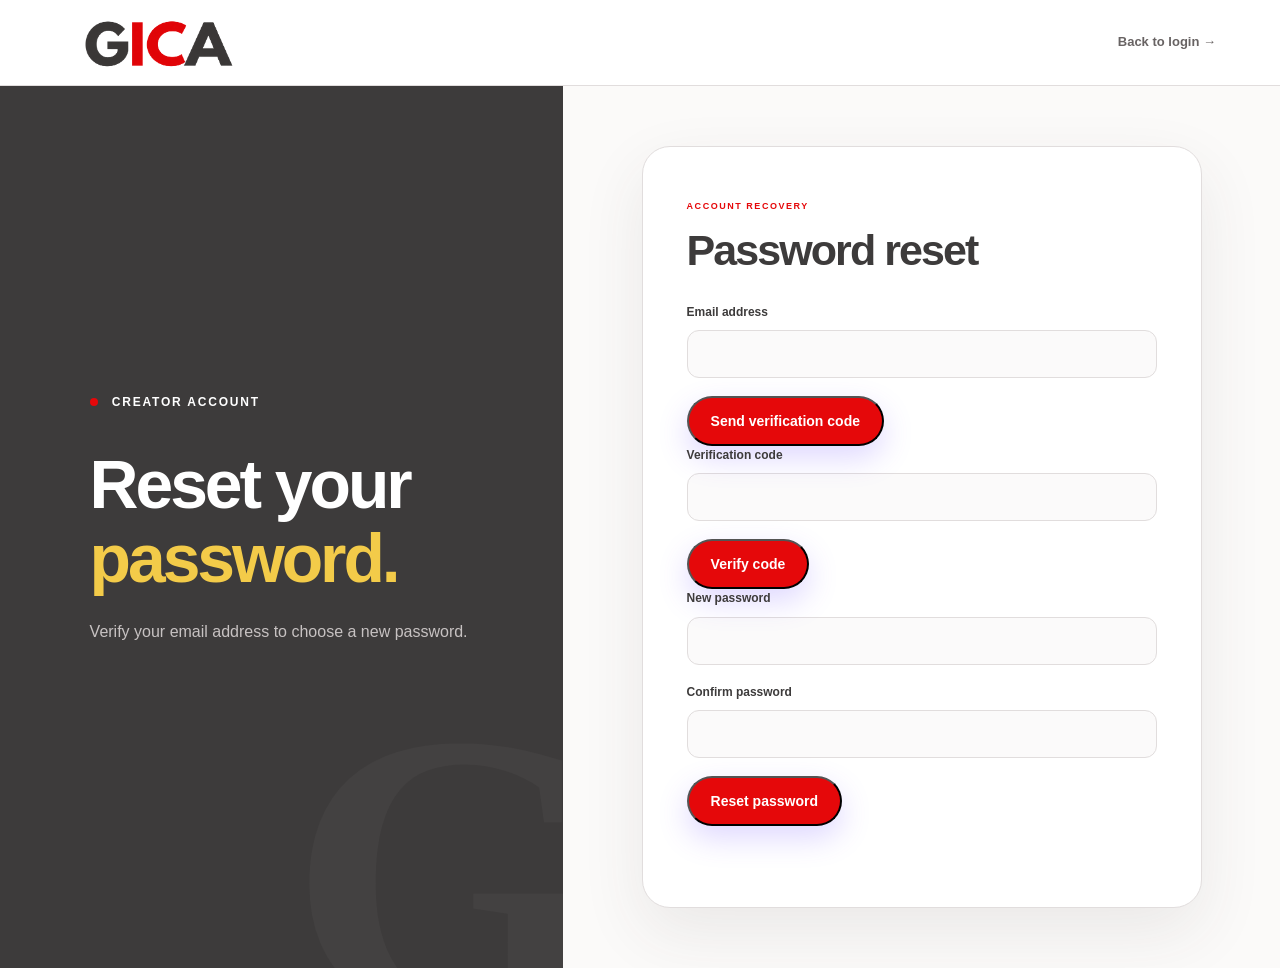
<file: reset-password.html>
<!doctype html>
<html lang="en">
<head>
  <meta charset="utf-8">
  <meta name="viewport" content="width=device-width, initial-scale=1">
  <title>Reset password | GICA</title>
  <meta name="robots" content="noindex,nofollow">
  <link rel="stylesheet" href="styles.css">
</head>
<body class="auth-page">
  <header class="auth-header"><a class="brand brand-image" href="index.html"><img src="images/GICA-logo.png" alt="GICA"></a><a class="auth-back" href="login.html">Back to login →</a></header>
  <main class="auth-layout">
    <section class="auth-story"><p class="eyebrow"><span></span> Creator account</p><h1>Reset your <em>password.</em></h1><p>Verify your email address to choose a new password.</p></section>
    <section class="auth-card"><div class="auth-card-head"><span>ACCOUNT RECOVERY</span><h2>Password reset</h2></div>
      <form class="auth-form" id="reset-form">
        <label>Email address<input required type="email" name="email" autocomplete="email"></label>
        <button class="button primary" id="reset-send" type="button">Send verification code</button>
        <label>Verification code<input required inputmode="numeric" pattern="[0-9]{6}" maxlength="6" name="otp"></label>
        <button class="button primary" id="reset-verify" type="button">Verify code</button>
        <label>New password<input required type="password" name="password" minlength="8" autocomplete="new-password"></label>
        <label>Confirm password<input required type="password" name="confirmPassword" minlength="8" autocomplete="new-password"></label>
        <button class="button primary" type="submit">Reset password</button>
        <p class="form-status" role="status" aria-live="polite"></p>
      </form>
    </section>
  </main>
  <script src="api-client.js"></script>
  <script src="reset-password.js"></script>
</body>
</html>
</file>
<file: styles.css>
:root {
  --ink: #11102d;
  --purple: #6f4cff;
  --violet: #9d79ff;
  --pink: #ff5aa5;
  --lime: #c8ff61;
  --paper: #f7f6fb;
  --line: #dedce8;
  --muted: #65627a;
  --radius: 28px;
}
* {
  box-sizing: border-box;
}
html {
  scroll-behavior: smooth;
}
body {
  margin: 0;
  background: var(--paper);
  color: var(--ink);
  font-family: "DM Sans", sans-serif;
  line-height: 1.6;
}
a {
  color: inherit;
  text-decoration: none;
}
h1,
h2,
h3,
p {
  margin-top: 0;
}
h1,
h2,
h3,
.brand b {
  font-family: Manrope, sans-serif;
  line-height: 1.08;
  letter-spacing: -0.045em;
}
.site-header {
  height: 82px;
  padding: 0 clamp(22px, 5vw, 78px);
  display: flex;
  align-items: center;
  justify-content: space-between;
  background: rgba(247, 246, 251, 0.9);
  backdrop-filter: blur(16px);
  position: fixed;
  inset: 0 0 auto;
  z-index: 20;
  border-bottom: 1px solid rgba(17, 16, 45, 0.08);
}
.brand {
  display: flex;
  align-items: center;
  gap: 11px;
}
.brand-mark {
  width: 42px;
  height: 42px;
  border-radius: 13px;
  display: grid;
  place-items: center;
  background: var(--ink);
  color: white;
  font: 800 22px Manrope;
  transform: rotate(-5deg);
}
.brand b {
  font-size: 20px;
  display: block;
  letter-spacing: -0.03em;
}
.brand small {
  font-size: 10px;
  color: var(--muted);
  display: block;
  line-height: 1.2;
}
.site-header nav {
  display: flex;
  align-items: center;
  gap: 30px;
  font-size: 14px;
  font-weight: 600;
}
.site-header nav > a:not(.nav-cta):hover {
  color: var(--purple);
}
.nav-cta {
  padding: 11px 17px;
  border-radius: 99px;
  background: var(--ink);
  color: white;
}
.nav-cta span,
.button span {
  margin-left: 9px;
}
.menu-toggle {
  display: none;
  border: 0;
  background: none;
  padding: 8px;
}
.menu-toggle span {
  display: block;
  width: 24px;
  height: 2px;
  background: var(--ink);
  margin: 5px;
}
.hero {
  min-height: 790px;
  padding: 160px clamp(24px, 7vw, 108px) 86px;
  display: grid;
  grid-template-columns: 1.05fr 0.95fr;
  align-items: center;
  gap: 50px;
  overflow: hidden;
  position: relative;
  background:
    radial-gradient(circle at 80% 20%, #e7defe 0, transparent 34%), var(--paper);
}
.hero-copy {
  position: relative;
  z-index: 2;
}
/* =========================================================
   EMAIL OTP INSIDE INPUT
========================================================= */

.email-otp-field {
  position: relative;
  width: 100%;
  margin-top: 8px;
}

.email-otp-field input {
  display: block;
  width: 100%;
  padding-right: 115px !important;
  margin-top: 0 !important;
}

.send-otp-inside {
  position: absolute;

  right: 8px;
  top: 50%;

  transform: translateY(-50%);

  min-width: 80px;

  border: 0;
  outline: 0;

  background: var(--purple);
  color: #fff;

  padding: 8px 12px;

  border-radius: 8px;

  font-family: "DM Sans", sans-serif;
  font-size: 12px;
  font-weight: 700;

  cursor: pointer;

  white-space: nowrap;

  z-index: 5;

  transition:
    opacity 0.2s ease,
    transform 0.2s ease;
}

.send-otp-inside:hover {
  opacity: 0.88;
}

.send-otp-inside:disabled {
  opacity: 0.5;
  cursor: not-allowed;
}

.verified-badge {
  display: inline-flex;
  align-items: center;

  margin-top: 7px;

  color: #17803d;

  font-size: 12px;
  font-weight: 700;
}

.email-otp-section {
  margin-bottom: 18px;

  padding: 16px;

  border: 1px solid var(--line);
  border-radius: 14px;

  background: #fbfafa;
}

.otp-information {
  display: flex;
  align-items: center;
  justify-content: space-between;

  gap: 12px;

  margin-top: 8px;

  font-size: 12px;
  color: var(--muted);
}

.otp-resend {
  border: 0;
  background: transparent;

  padding: 0;

  color: var(--purple);

  font-family: inherit;
  font-size: 12px;
  font-weight: 700;

  cursor: pointer;
}

.otp-resend:disabled {
  color: var(--muted);
  opacity: 0.5;
  cursor: not-allowed;
}

.otp-status {
  margin: 8px 0 0;

  min-height: 18px;

  font-size: 12px;
}

.consent-auth a {
  color: var(--purple);
  font-weight: 700;
  text-decoration: underline;
}
.eyebrow,
.section-tag {
  text-transform: uppercase;
  letter-spacing: 0.15em;
  font-weight: 700;
  font-size: 12px;
}
.eyebrow span {
  display: inline-block;
  width: 8px;
  height: 8px;
  border-radius: 50%;
  background: var(--pink);
  margin-right: 9px;
}
.hero h1 {
  font-size: clamp(54px, 6.3vw, 96px);
  margin: 20px 0 28px;
  max-width: 900px;
}
.hero h1 em {
  color: var(--purple);
  font-style: normal;
}
.hero-text {
  font-size: 18px;
  color: var(--muted);
  max-width: 650px;
}
.actions {
  display: flex;
  gap: 12px;
  flex-wrap: wrap;
  margin-top: 36px;
}
.button {
  display: inline-flex;
  align-items: center;
  justify-content: center;
  padding: 15px 22px;
  border-radius: 999px;
  font-weight: 700;
  font-size: 14px;
  transition: 0.25s;
}
.button:hover {
  transform: translateY(-3px);
}
.primary {
  background: var(--purple);
  color: white;
  box-shadow: 0 12px 30px #6f4cff38;
}
.ghost {
  border: 1px solid var(--line);
  background: white;
}
.hero-meta {
  display: flex;
  gap: 40px;
  margin-top: 60px;
  padding-top: 25px;
  border-top: 1px solid var(--line);
  max-width: 560px;
}
.hero-meta strong,
.hero-meta span {
  display: block;
}
.hero-meta strong {
  font: 800 24px Manrope;
}
.hero-meta span {
  font-size: 12px;
  color: var(--muted);
}
.hero-art {
  height: 560px;
  position: relative;
}
.globe {
  width: 390px;
  height: 390px;
  border-radius: 50%;
  position: absolute;
  inset: 80px 0 0 70px;
  background: linear-gradient(145deg, #7557ff, #3d236e);
  box-shadow: 0 40px 80px #3d236e40;
  overflow: hidden;
}
.globe:before,
.globe:after,
.globe-line {
  content: "";
  position: absolute;
  border: 1px solid #ffffff3b;
  border-radius: 50%;
}
.globe:before {
  inset: 0 85px;
}
.globe:after {
  inset: 60px 0;
}
.globe-line.one {
  inset: 130px -30px;
}
.globe-line.two {
  inset: 0 150px;
  transform: rotate(45deg);
}
.pin {
  position: absolute;
  width: 13px;
  height: 13px;
  border: 3px solid white;
  border-radius: 50%;
  background: var(--lime);
  box-shadow: 0 0 0 8px #ffffff1f;
}
.p1 {
  top: 85px;
  left: 110px;
}
.p2 {
  right: 70px;
  top: 185px;
  background: var(--pink);
}
.p3 {
  bottom: 80px;
  left: 170px;
}
.creator-card {
  position: absolute;
  z-index: 3;
  padding: 12px 15px;
  background: #ffffffed;
  border: 1px solid white;
  border-radius: 17px;
  box-shadow: 0 15px 40px #201c4430;
  display: flex;
  align-items: center;
  gap: 10px;
  min-width: 190px;
}
.creator-card b,
.creator-card small {
  display: block;
}
.creator-card b {
  font-size: 13px;
}
.creator-card small {
  font-size: 10px;
  color: var(--muted);
}
.avatar {
  width: 42px;
  height: 42px;
  display: grid;
  place-items: center;
  border-radius: 13px;
  font-weight: 800;
  font-size: 11px;
}
.avatar-a {
  background: #ffd3e8;
  color: #9c225b;
}
.avatar-b {
  background: #d9d1ff;
  color: #4932ad;
}
.avatar-c {
  background: #dfffa7;
  color: #3a6510;
}
.card-a {
  top: 45px;
  right: 10px;
}
.card-b {
  left: 5px;
  top: 250px;
}
.card-c {
  right: 0;
  bottom: 25px;
}
.live-dot {
  width: 7px;
  height: 7px;
  background: #52d789;
  border-radius: 50%;
  margin-left: auto;
}
.floating-note {
  position: absolute;
  right: 75px;
  top: 290px;
  z-index: 2;
  background: var(--lime);
  font-size: 12px;
  font-weight: 800;
  padding: 10px 15px;
  border-radius: 99px;
  transform: rotate(-7deg);
}
.orb {
  position: absolute;
  border-radius: 50%;
  filter: blur(3px);
}
.orb-one {
  width: 130px;
  height: 130px;
  background: #ffb4d8;
  top: 100px;
  right: -50px;
}
.orb-two {
  width: 50px;
  height: 50px;
  background: var(--lime);
  bottom: 70px;
  left: 48%;
}
.ticker {
  background: var(--ink);
  color: white;
  overflow: hidden;
  padding: 17px 0;
  white-space: nowrap;
  font: 700 13px Manrope;
  letter-spacing: 0.15em;
}
.ticker div {
  width: max-content;
  animation: ticker 22s linear infinite;
}
.ticker span {
  color: var(--lime);
  margin: 0 28px;
}


/* EVENT HEADER BUTTONS */

.event-header-actions {
  display: flex;
  align-items: center;
  gap: 12px;
  flex-wrap: wrap;
}

/* EVENT MODAL */

.event-modal-overlay {
  display: none;
  position: fixed;
  inset: 0;
  background: rgba(0, 0, 0, 0.65);
  z-index: 9999;
  align-items: center;
  justify-content: center;
  padding: 20px;
}

.event-modal-overlay.active {
  display: flex;
}

.event-modal {
  background: #fff;
  width: 100%;
  max-width: 720px;
  max-height: 90vh;
  overflow-y: auto;
  border-radius: 16px;
  padding: 28px;
  box-shadow: 0 20px 60px rgba(0, 0, 0, 0.2);
}

.event-modal-header {
  display: flex;
  justify-content: space-between;
  align-items: flex-start;
  margin-bottom: 25px;
}

.event-modal-header span {
  font-size: 11px;
  color: #e31b23;
  font-weight: 700;
  letter-spacing: 1px;
}

.event-modal-header h2 {
  font-size: 25px;
  margin: 8px 0;
  color: #222;
}

.event-modal-header p {
  color: #777;
  font-size: 13px;
}

.event-close-btn {
  border: none;
  background: #f3f3f3;
  border-radius: 50%;
  width: 36px;
  height: 36px;
  font-size: 25px;
  cursor: pointer;
}

.event-form-grid {
  display: grid;
  grid-template-columns: 1fr 1fr;
  gap: 18px;
}

.event-form-group {
  display: flex;
  flex-direction: column;
  gap: 8px;
}

.event-form-group.full {
  grid-column: 1 / -1;
}

.event-form-group label {
  font-size: 13px;
  font-weight: 600;
  color: #333;
}

.event-form-group input,
.event-form-group select,
.event-form-group textarea {
  width: 100%;
  box-sizing: border-box;
  padding: 12px;
  border: 1px solid #ddd;
  border-radius: 8px;
  font-family: inherit;
  font-size: 13px;
  outline: none;
  background: #fff;
}

.event-form-group input:focus,
.event-form-group select:focus,
.event-form-group textarea:focus {
  border-color: #e31b23;
}

.event-form-actions {
  display: flex;
  justify-content: flex-end;
  gap: 12px;
  margin-top: 25px;
}

.event-form-actions button {
  cursor: pointer;
}

#event-form-message {
  font-size: 13px;
  margin-top: 15px;
}

@media (max-width: 600px) {
  .event-form-grid {
    grid-template-columns: 1fr;
  }

  .event-form-group.full {
    grid-column: auto;
  }

  .event-modal {
    padding: 18px;
  }

  .event-header-actions {
    width: 100%;
  }
}

@keyframes ticker {
  to {
    transform: translateX(-50%);
  }
}
.section {
  padding: 110px clamp(24px, 7vw, 108px);
}
.section-tag {
  color: var(--purple);
  margin-bottom: 40px;
}
.about-grid {
  display: grid;
  grid-template-columns: 1.1fr 0.9fr;
  gap: 100px;
}
.about h2,
.network h2,
.programs h2,
.partner-grid h2,
.faq h2 {
  font-size: clamp(38px, 5vw, 68px);
}
h2 span {
  color: var(--purple);
}
.about-copy {
  font-size: 17px;
  color: var(--muted);
}
.text-link {
  color: var(--ink);
  font-weight: 700;
  border-bottom: 1px solid var(--ink);
  padding-bottom: 4px;
}
.principles {
  display: grid;
  grid-template-columns: repeat(4, 1fr);
  gap: 1px;
  background: var(--line);
  margin-top: 90px;
  border: 1px solid var(--line);
  border-radius: var(--radius);
  overflow: hidden;
}
.principles article {
  background: white;
  padding: 35px 28px;
  min-height: 260px;
}
.principles b {
  color: var(--purple);
  font-size: 12px;
}
.principles h3 {
  font-size: 23px;
  margin: 50px 0 13px;
}
.principles p {
  font-size: 14px;
  color: var(--muted);
}
.network {
  background: #ece9f5;
}
.network-head,
.program-head,
.partner-grid {
  display: grid;
  grid-template-columns: 1.2fr 0.8fr;
  gap: 100px;
  align-items: end;
}
.network-head > p,
.program-head > p {
  color: var(--muted);
  font-size: 17px;
  margin-bottom: 12px;
}
.category-cloud {
  display: flex;
  flex-wrap: wrap;
  gap: 12px;
  margin-top: 65px;
}
.category-cloud span {
  font: 700 clamp(17px, 2vw, 27px) Manrope;
  padding: 14px 21px;
  background: white;
  border-radius: 999px;
  border: 1px solid #d9d4e8;
}
.category-cloud span:nth-child(3n) {
  background: var(--ink);
  color: white;
}
.category-cloud span:nth-child(5n) {
  background: var(--lime);
  color: var(--ink);
}
.membership {
  background: linear-gradient(180deg, #ece9f5 50%, var(--paper) 50%);
  padding-top: 35px;
}
.membership-card {
  background: var(--purple);
  color: white;
  border-radius: 38px;
  padding: 70px;
  display: grid;
  grid-template-columns: 1.1fr 0.9fr;
  gap: 80px;
  box-shadow: 0 30px 80px #4d35b433;
}
.section-tag.light {
  color: #d6ccff;
}
.member-copy h2 {
  font-size: clamp(38px, 4vw, 61px);
}
.member-copy > p {
  color: #e2dcff;
  max-width: 620px;
}
.white {
  background: white;
  color: var(--ink);
}
.benefit-list {
  border-top: 1px solid #ffffff4a;
}
.benefit-list p {
  padding: 18px 5px;
  margin: 0;
  border-bottom: 1px solid #ffffff4a;
  font-weight: 600;
}
.benefit-list span {
  font-size: 11px;
  color: #d2c8ff;
  margin-right: 25px;
}
.program-head {
  margin-bottom: 55px;
}
.program-grid {
  display: grid;
  grid-template-columns: 1.1fr 0.9fr 0.9fr;
  grid-template-rows: repeat(2, 280px);
  gap: 18px;
}
.feature {
  border: 1px solid var(--line);
  border-radius: 25px;
  padding: 28px;
  background: white;
  display: flex;
  flex-direction: column;
  justify-content: space-between;
}
.feature-large {
  grid-row: span 2;
  background: linear-gradient(155deg, #e2dcff, #f8f6ff);
}
.feature-dark {
  background: var(--ink);
  color: white;
}
.feature-icon {
  font: 700 31px Manrope;
}
.feature small {
  font-weight: 800;
  letter-spacing: 0.14em;
  color: var(--purple);
}
.feature h3 {
  font-size: 25px;
  margin: 10px 0;
}
.feature p {
  color: var(--muted);
  margin: 0;
}
.feature-dark p {
  color: #c7c4d7;
}
.partner-strip {
  background: var(--lime);
}
.partner-grid h2 span {
  color: #528500;
}
.partner-grid p {
  font-size: 17px;
}
.dark {
  background: var(--ink);
  color: white;
}
.faq {
  display: grid;
  grid-template-columns: 0.75fr 1.25fr;
  gap: 100px;
}
.accordions {
  border-top: 1px solid var(--line);
}
details {
  border-bottom: 1px solid var(--line);
  padding: 23px 0;
}
summary {
  list-style: none;
  cursor: pointer;
  font: 700 18px Manrope;
  display: flex;
  justify-content: space-between;
  gap: 20px;
}
summary::-webkit-details-marker {
  display: none;
}
summary span {
  font-size: 24px;
  color: var(--purple);
}
details[open] summary span {
  transform: rotate(45deg);
}
details p {
  color: var(--muted);
  padding-right: 45px;
  margin: 15px 0 2px;
}
.contact {
  background: var(--ink);
  color: white;
  text-align: center;
  padding: 125px 24px;
  position: relative;
  overflow: hidden;
}
.contact:before {
  content: "";
  position: absolute;
  width: 500px;
  height: 500px;
  border-radius: 50%;
  background: #6f4cff70;
  filter: blur(80px);
  left: 50%;
  top: 60%;
  transform: translate(-50%, -50%);
}
.contact-inner {
  position: relative;
  z-index: 1;
  max-width: 900px;
  margin: auto;
}
.contact h2 {
  font-size: clamp(55px, 8vw, 110px);
  margin: 25px 0;
}
.contact > div > p:not(.eyebrow) {
  color: #c7c4d7;
  max-width: 620px;
  margin: 0 auto;
}
.contact .actions {
  justify-content: center;
}
.ghost-light {
  border: 1px solid #ffffff43;
  color: white;
}
footer {
  padding: 45px clamp(24px, 7vw, 108px);
  display: grid;
  grid-template-columns: 1fr auto;
  gap: 35px;
  align-items: center;
  background: #0b0a20;
  color: white;
}
.footer-brand small {
  color: #aaa8ba;
}
.footer-links {
  display: flex;
  gap: 25px;
  font-size: 13px;
}
.footer-links a:hover {
  color: var(--lime);
}
footer > p {
  grid-column: 1/-1;
  border-top: 1px solid #ffffff20;
  padding-top: 20px;
  margin: 0;
  color: #838192;
  font-size: 12px;
}
.reveal {
  opacity: 0;
  transform: translateY(22px);
  transition:
    opacity 0.7s ease,
    transform 0.7s ease;
}
.reveal.visible {
  opacity: 1;
  transform: none;
}
@media (max-width: 900px) {
  .site-header nav {
    display: none;
    position: absolute;
    top: 81px;
    left: 0;
    right: 0;
    background: var(--paper);
    padding: 25px;
    flex-direction: column;
    align-items: stretch;
    border-bottom: 1px solid var(--line);
  }
  .site-header nav.open {
    display: flex;
  }
  .menu-toggle {
    display: block;
  }
  .menu-toggle.active span:nth-child(1) {
    transform: translateY(7px) rotate(45deg);
  }
  .menu-toggle.active span:nth-child(2) {
    opacity: 0;
  }
  .menu-toggle.active span:nth-child(3) {
    transform: translateY(-7px) rotate(-45deg);
  }
  .hero {
    grid-template-columns: 1fr;
    padding-top: 140px;
  }
  .hero-art {
    height: 470px;
    max-width: 570px;
    width: 100%;
    margin: auto;
  }
  .globe {
    width: 330px;
    height: 330px;
    left: 50%;
    transform: translateX(-50%);
  }
  .about-grid,
  .network-head,
  .program-head,
  .partner-grid,
  .membership-card,
  .faq {
    grid-template-columns: 1fr;
    gap: 35px;
  }
  .principles {
    grid-template-columns: 1fr 1fr;
  }
  .program-grid {
    grid-template-columns: 1fr 1fr;
    grid-template-rows: auto;
  }
  .feature {
    min-height: 260px;
  }
  .feature-large {
    grid-row: auto;
  }
  .membership-card {
    padding: 45px;
  }
  .faq {
    gap: 40px;
  }
}
@media (max-width: 600px) {
  .site-header {
    height: 72px;
  }
  .site-header nav {
    top: 71px;
  }
  .brand small {
    display: none;
  }
  .hero {
    padding: 120px 20px 65px;
    min-height: auto;
  }
  .hero h1 {
    font-size: 48px;
  }
  .hero-text {
    font-size: 16px;
  }
  .hero-meta {
    gap: 20px;
    justify-content: space-between;
  }
  .hero-art {
    height: 390px;
  }
  .globe {
    width: 260px;
    height: 260px;
    top: 70px;
  }
  .card-a {
    top: 32px;
  }
  .card-b {
    top: 190px;
  }
  .card-c {
    bottom: 5px;
  }
  .creator-card {
    min-width: 155px;
    padding: 9px;
  }
  .floating-note {
    right: 25px;
    top: 245px;
  }
  .section {
    padding: 75px 20px;
  }
  .about h2,
  .network h2,
  .programs h2,
  .partner-grid h2,
  .faq h2 {
    font-size: 38px;
  }
  .principles {
    grid-template-columns: 1fr;
  }
  .principles article {
    min-height: auto;
  }
  .principles h3 {
    margin-top: 25px;
  }
  .membership {
    padding-top: 10px;
  }
  .membership-card {
    padding: 35px 24px;
    border-radius: 27px;
  }
  .program-grid {
    grid-template-columns: 1fr;
  }
  .feature {
    min-height: 230px;
  }
  .footer-links {
    flex-wrap: wrap;
  }
  .footer-brand {
    grid-column: 1/-1;
  }
  .footer-links {
    grid-column: 1/-1;
  }
  .contact h2 {
    font-size: 52px;
  }
}
@media (prefers-reduced-motion: reduce) {
  * {
    scroll-behavior: auto !important;
    animation: none !important;
    transition: none !important;
  }
  .reveal {
    opacity: 1;
    transform: none;
  }
}
/* Official GICA logo and brand palette */
:root {
  --ink: #3d3b3b;
  --purple: #e5080a;
  --violet: #ff5a5c;
  --pink: #e5080a;
  --lime: #f3cb49;
  --paper: #fbfaf9;
  --line: #e1dddd;
  --muted: #686363;
}
.brand-image {
  width: 250px;
  height: 66px;
  overflow: hidden;
  position: relative;
  display: block;
}
.logo-window {
  position: absolute;
  inset: 0;
  overflow: hidden;
}
.logo-window img {
  position: absolute;
  width: 200%;
  height: auto;
  left: -50%;
  top: -71%;
  display: block;
}
.site-header .brand-image {
  height: 66px;
}
.footer-brand {
  background: white;
  border-radius: 13px;
}
.footer-brand .logo-window img {
  top: -71%;
}
@media (max-width: 600px) {
  .brand-image {
    width: 185px;
    height: 54px;
  }
  .site-header .brand-image {
    height: 54px;
  }
  .logo-window img {
    top: -68%;
  }
}

/* Clearly framed and animated official logo */
.brand-image {
  width: 250px;
  height: 66px;
  overflow: hidden;
  animation: logo-enter 0.8s cubic-bezier(0.2, 0.8, 0.2, 1) both;
}
.logo-window {
  background: #fff;
  border-radius: 12px;
  overflow: hidden;
  isolation: isolate;
}
.logo-window img {
  width: 500px;
  max-width: none;
  height: 500px;
  left: -67px;
  top: -143px;
  filter: drop-shadow(0 4px 8px rgba(0, 0, 0, 0.06));
  animation: logo-float 4s ease-in-out 1s infinite;
}
.logo-window:after {
  content: "";
  position: absolute;
  inset: -30% auto -30% -35%;
  width: 22%;
  background: linear-gradient(
    90deg,
    transparent,
    rgba(255, 255, 255, 0.8),
    transparent
  );
  transform: skewX(-18deg);
  animation: logo-shine 4.5s ease-in-out 1.4s infinite;
  z-index: 2;
  pointer-events: none;
}
.brand-image:hover .logo-window img {
  animation-play-state: paused;
  transform: scale(1.025);
}
@keyframes logo-enter {
  from {
    opacity: 0;
    transform: translateY(-12px) scale(0.92);
  }
  to {
    opacity: 1;
    transform: none;
  }
}
@keyframes logo-float {
  0%,
  100% {
    transform: translateY(0);
  }
  50% {
    transform: translateY(-2px);
  }
}
@keyframes logo-shine {
  0%,
  62% {
    left: -35%;
    opacity: 0;
  }
  70% {
    opacity: 1;
  }
  88%,
  100% {
    left: 120%;
    opacity: 0;
  }
}
@media (max-width: 600px) {
  .brand-image {
    width: 185px;
    height: 54px;
  }
  .site-header .brand-image {
    height: 54px;
  }
  .logo-window img {
    width: 370px;
    height: 370px;
    left: -49px;
    top: -106px;
  }
}
@media (prefers-reduced-motion: reduce) {
  .brand-image,
  .logo-window img,
  .logo-window:after {
    animation: none !important;
  }
}

/* Contact page */
.contact-hero {
  min-height: 680px;
  padding: 165px clamp(24px, 7vw, 108px) 90px;
  display: grid;
  grid-template-columns: 1.15fr 0.85fr;
  gap: 60px;
  align-items: center;
  background:
    radial-gradient(circle at 82% 28%, #ffd9d9 0, transparent 34%), var(--paper);
  overflow: hidden;
}
.contact-hero h1 {
  font-size: clamp(55px, 7vw, 100px);
  margin: 22px 0 28px;
}
.contact-hero h1 em {
  font-style: normal;
  color: var(--purple);
}
.contact-hero-copy > p:last-child {
  font-size: 18px;
  color: var(--muted);
  max-width: 690px;
}
.contact-orbit {
  width: 390px;
  height: 390px;
  border: 1px solid #d9caca;
  border-radius: 50%;
  position: relative;
  margin: auto;
  animation: orbit-breathe 5s ease-in-out infinite;
}
.contact-orbit:before,
.contact-orbit:after {
  content: "";
  position: absolute;
  border: 1px solid #e2d5d5;
  border-radius: 50%;
}
.contact-orbit:before {
  inset: 38px;
}
.contact-orbit:after {
  inset: 82px;
}
.orbit-core {
  position: absolute;
  inset: 118px;
  border-radius: 50%;
  display: grid;
  place-content: center;
  text-align: center;
  background: var(--purple);
  color: #fff;
  font: 800 29px Manrope;
  box-shadow: 0 25px 55px #e5080a35;
  z-index: 2;
}
.orbit-core small {
  font: 700 7px "DM Sans";
  letter-spacing: 0.14em;
}
.orbit-dot {
  position: absolute;
  width: 18px;
  height: 18px;
  border-radius: 50%;
  background: var(--ink);
  box-shadow: 0 0 0 8px #fff;
}
.d1 {
  left: 22px;
  top: 102px;
}
.d2 {
  right: 18px;
  top: 210px;
  background: var(--purple);
}
.d3 {
  left: 168px;
  bottom: -8px;
  background: var(--lime);
}
@keyframes orbit-breathe {
  50% {
    transform: scale(1.025);
  }
}
.enquiry-section {
  padding: 110px clamp(24px, 7vw, 108px);
  display: grid;
  grid-template-columns: 0.7fr 1.3fr;
  gap: 95px;
}
.enquiry-intro h2 {
  font-size: clamp(42px, 5vw, 70px);
}
.enquiry-intro > p:last-child {
  color: var(--muted);
  max-width: 420px;
}
.enquiry-types {
  border-top: 1px solid var(--line);
}
.enquiry-type {
  width: 100%;
  padding: 23px 12px;
  border: 0;
  border-bottom: 1px solid var(--line);
  background: transparent;
  color: var(--ink);
  display: grid;
  grid-template-columns: 45px 1fr;
  gap: 20px;
  text-align: left;
  cursor: pointer;
  transition: 0.25s;
}
.enquiry-type:hover,
.enquiry-type.active {
  background: #fff;
  padding-left: 22px;
  box-shadow: 0 12px 30px rgba(61, 59, 59, 0.06);
}
.enquiry-type b {
  color: var(--purple);
  font-size: 11px;
  padding-top: 4px;
}
.enquiry-type strong,
.enquiry-type small {
  display: block;
}
.enquiry-type strong {
  font: 700 18px Manrope;
}
.enquiry-type small {
  color: var(--muted);
  margin-top: 5px;
}
.contact-form-section {
  padding: 100px clamp(24px, 7vw, 108px);
  display: grid;
  grid-template-columns: 0.8fr 1.2fr;
  gap: 90px;
  background: var(--ink);
  color: #fff;
}
.form-note h2 {
  font-size: clamp(43px, 5vw, 67px);
}
.form-note > p {
  color: #cbc6c6;
}
.response-note {
  display: flex;
  gap: 15px;
  margin-top: 50px;
  padding-top: 25px;
  border-top: 1px solid #ffffff26;
}
.response-note > span {
  width: 31px;
  height: 31px;
  border-radius: 50%;
  display: grid;
  place-items: center;
  background: var(--lime);
  color: var(--ink);
  font-weight: 800;
}
.response-note p {
  font-size: 13px;
  color: #bcb6b6;
}
.response-note strong {
  color: #fff;
}
.contact-form {
  background: #fff;
  color: var(--ink);
  border-radius: 28px;
  padding: 38px;
}
.field-row {
  display: grid;
  grid-template-columns: 1fr 1fr;
  gap: 18px;
}
.contact-form label {
  display: block;
  font-weight: 700;
  font-size: 12px;
  margin-bottom: 18px;
}
.contact-form input:not([type="checkbox"]),
.contact-form select,
.contact-form textarea {
  display: block;
  width: 100%;
  margin-top: 8px;
  padding: 15px 16px;
  border: 1px solid var(--line);
  border-radius: 12px;
  background: #fbfafa;
  color: var(--ink);
  font: 500 14px "DM Sans";
  outline: none;
}
.contact-form input:focus,
.contact-form select:focus,
.contact-form textarea:focus {
  border-color: var(--purple);
  box-shadow: 0 0 0 3px #e5080a13;
}
.contact-form textarea {
  resize: vertical;
}
.consent {
  display: flex !important;
  align-items: flex-start;
  gap: 10px;
  color: var(--muted);
  font-weight: 500 !important;
}
.consent input {
  margin-top: 4px;
  accent-color: var(--purple);
}
.submit-button {
  border: 0;
  cursor: pointer;
  width: 100%;
  margin-top: 8px;
}
.form-status {
  min-height: 24px;
  margin: 13px 0 0;
  text-align: center;
  font-size: 13px;
  color: #21804b;
}
.contact-facts {
  display: grid;
  grid-template-columns: 1.2fr 1fr 0.6fr;
  padding: 70px clamp(24px, 7vw, 108px);
  background: var(--lime);
  gap: 45px;
}
.contact-facts div + div {
  border-left: 1px solid #3d3b3b40;
  padding-left: 45px;
}
.contact-facts small,
.contact-facts strong {
  display: block;
}
.contact-facts small {
  font-weight: 800;
  letter-spacing: 0.14em;
  font-size: 10px;
  margin-bottom: 13px;
}
.contact-facts strong {
  font: 700 20px Manrope;
  line-height: 1.35;
}
@media (max-width: 900px) {
  .contact-hero,
  .enquiry-section,
  .contact-form-section {
    grid-template-columns: 1fr;
  }
  .contact-orbit {
    width: 330px;
    height: 330px;
  }
  .orbit-core {
    inset: 95px;
  }
  .enquiry-section,
  .contact-form-section {
    gap: 45px;
  }
  .contact-facts {
    grid-template-columns: 1fr;
  }
  .contact-facts div + div {
    border-left: 0;
    border-top: 1px solid #3d3b3b40;
    padding: 25px 0 0;
  }
}
@media (max-width: 600px) {
  .contact-hero {
    padding: 125px 20px 70px;
    min-height: auto;
  }
  .contact-hero h1 {
    font-size: 48px;
  }
  .contact-orbit {
    width: 270px;
    height: 270px;
  }
  .orbit-core {
    inset: 76px;
  }
  .d2 {
    top: 145px;
  }
  .d3 {
    left: 115px;
  }
  .enquiry-section,
  .contact-form-section {
    padding: 75px 20px;
  }
  .field-row {
    grid-template-columns: 1fr;
    gap: 0;
  }
  .contact-form {
    padding: 25px 20px;
  }
  .contact-facts {
    padding: 55px 20px;
  }
}

/* Exact logo framing based on the supplied 2000 x 2000 artwork */
.brand-image,
.site-header .brand-image {
  width: 220px;
  height: 76px;
  overflow: hidden;
  flex: 0 0 220px;
}
.logo-window {
  inset: 0;
  background: transparent;
  border-radius: 0;
}
.logo-window img {
  width: 344px;
  height: 344px;
  max-width: none;
  left: -59px;
  top: -126px;
  animation: logo-float 4s ease-in-out 1s infinite;
  object-fit: initial;
}
.footer-brand {
  width: 240px;
  height: 82px;
  flex-basis: 240px;
  background: #fff;
  border-radius: 12px;
}
.footer-brand .logo-window img {
  width: 376px;
  height: 376px;
  left: -64px;
  top: -137px;
}
@media (max-width: 600px) {
  .brand-image,
  .site-header .brand-image {
    width: 180px;
    height: 62px;
    flex-basis: 180px;
  }
  .logo-window img {
    width: 282px;
    height: 282px;
    left: -48px;
    top: -103px;
  }
  .footer-brand {
    width: 210px;
    height: 72px;
    flex-basis: 210px;
  }
  .footer-brand .logo-window img {
    width: 329px;
    height: 329px;
    left: -56px;
    top: -120px;
  }
}

/* Transparent, tightly cropped logo asset */
.brand-image,
.site-header .brand-image {
  width: 248px;
  height: 68px;
  flex: 0 0 248px;
  display: flex;
  align-items: center;
  overflow: visible;
  animation: logo-enter 0.8s cubic-bezier(0.2, 0.8, 0.2, 1) both;
}
.brand-image > img {
  display: block;
  position: static;
  width: 100%;
  height: auto;
  max-height: 66px;
  object-fit: contain;
  filter: none;
  animation: logo-float 4s ease-in-out 1s infinite;
}
.footer-brand {
  width: 270px;
  height: 72px;
  flex-basis: 270px;
  background: transparent;
  border-radius: 0;
}
.footer-brand > img {
  max-height: 70px;
  filter: brightness(0) invert(1);
}
@media (max-width: 600px) {
  .brand-image,
  .site-header .brand-image {
    width: 190px;
    height: 56px;
    flex-basis: 190px;
  }
  .brand-image > img {
    max-height: 53px;
  }
  .footer-brand {
    width: 225px;
    height: 64px;
    flex-basis: 225px;
  }
  .footer-brand > img {
    max-height: 61px;
  }
}
@media (prefers-reduced-motion: reduce) {
  .brand-image > img {
    animation: none !important;
  }
}

/* GICA Creator OS — document-led platform section */
.creator-os {
  background: var(--ink);
  color: #fff;
  overflow: hidden;
}
.creator-os .section-tag {
  color: #bdb7b7;
}
.os-heading {
  display: grid;
  grid-template-columns: 1.15fr 0.85fr;
  gap: 90px;
  align-items: end;
}
.os-heading h2 {
  font-size: clamp(48px, 6vw, 82px);
  margin: 18px 0 0;
}
.os-heading h2 span {
  color: var(--lime);
}
.os-heading > div:last-child {
  padding-bottom: 8px;
  color: #c9c4c4;
}
.os-kicker {
  font: 700 clamp(20px, 2.1vw, 28px) Manrope;
  color: #fff;
  line-height: 1.25;
  letter-spacing: -0.035em;
}
.os-identity {
  display: grid;
  grid-template-columns: 1fr 1fr;
  gap: 60px;
  align-items: center;
  margin-top: 75px;
  padding: 45px;
  border: 1px solid #ffffff25;
  border-radius: 26px;
  background: linear-gradient(135deg, #ffffff0d, transparent);
}
.identity-visual {
  min-height: 250px;
  border-radius: 20px;
  background: var(--paper);
  color: var(--ink);
  padding: 32px;
  display: flex;
  flex-direction: column;
  justify-content: center;
  position: relative;
  overflow: hidden;
}
.identity-visual:after {
  content: "G";
  position: absolute;
  right: -18px;
  bottom: -75px;
  font: 800 230px Manrope;
  color: #e5080a12;
}
.identity-label,
.identity-copy > span,
.journey-title > span,
.os-roadmap > span {
  font-size: 10px;
  font-weight: 800;
  letter-spacing: 0.16em;
  color: var(--purple);
}
.identity-visual strong {
  font: 800 clamp(25px, 3.4vw, 46px) Manrope;
  letter-spacing: -0.04em;
  position: relative;
  z-index: 1;
}
.profile-link {
  margin-top: 20px;
  font-size: 13px;
  color: var(--muted);
  position: relative;
  z-index: 1;
}
.profile-link i {
  display: inline-block;
  width: 8px;
  height: 8px;
  border-radius: 50%;
  background: #46c57a;
  margin-right: 8px;
}
.identity-copy h3 {
  font-size: clamp(30px, 3.4vw, 46px);
  margin: 16px 0;
}
.identity-copy p {
  color: #c9c4c4;
}
.os-pillars {
  display: grid;
  grid-template-columns: repeat(5, 1fr);
  margin-top: 28px;
  border: 1px solid #ffffff20;
  border-radius: 22px;
  overflow: hidden;
}
.os-pillars article {
  min-height: 300px;
  padding: 26px 22px;
  border-right: 1px solid #ffffff20;
  display: flex;
  flex-direction: column;
}
.os-pillars article:last-child {
  border-right: 0;
}
.os-pillars b {
  font-size: 11px;
  color: var(--lime);
}
.os-pillars article > span {
  margin-top: auto;
  font-size: 9px;
  font-weight: 800;
  letter-spacing: 0.15em;
  color: #a9a4a4;
}
.os-pillars h3 {
  font-size: 20px;
  margin: 9px 0;
}
.os-pillars p {
  font-size: 13px;
  color: #bdb8b8;
  margin: 0;
}
.creator-journey {
  display: grid;
  grid-template-columns: 0.7fr 1.3fr;
  gap: 65px;
  margin-top: 75px;
  padding-top: 65px;
  border-top: 1px solid #ffffff20;
}
.journey-title h3 {
  font-size: clamp(27px, 3vw, 42px);
  margin: 14px 0;
}
.creator-journey ol {
  list-style: none;
  margin: 0;
  padding: 0;
  border-top: 1px solid #ffffff25;
}
.creator-journey li {
  display: grid;
  grid-template-columns: 48px 1fr;
  gap: 18px;
  padding: 15px 4px;
  border-bottom: 1px solid #ffffff25;
}
.creator-journey li b {
  font-size: 10px;
  color: var(--purple);
}
.creator-journey li span {
  font: 700 17px Manrope;
}
.os-roadmap {
  margin: 52px 0 0;
  padding: 23px 27px;
  border-radius: 14px;
  background: var(--lime);
  color: var(--ink);
  font-size: 13px;
}
.os-roadmap span {
  margin-right: 16px;
  color: var(--ink);
}
@media (max-width: 1000px) {
  .os-heading,
  .os-identity,
  .creator-journey {
    grid-template-columns: 1fr;
    gap: 35px;
  }
  .os-pillars {
    grid-template-columns: repeat(2, 1fr);
  }
  .os-pillars article {
    min-height: 250px;
    border-bottom: 1px solid #ffffff20;
  }
  .os-pillars article:nth-child(2n) {
    border-right: 0;
  }
  .os-pillars article:last-child {
    grid-column: 1/-1;
  }
}
@media (max-width: 600px) {
  .os-identity {
    padding: 20px;
    margin-top: 48px;
  }
  .identity-visual {
    min-height: 210px;
    padding: 23px;
  }
  .os-pillars {
    grid-template-columns: 1fr;
  }
  .os-pillars article,
  .os-pillars article:nth-child(2n) {
    min-height: 220px;
    border-right: 0;
  }
  .os-pillars article:last-child {
    grid-column: auto;
  }
  .creator-journey {
    margin-top: 50px;
    padding-top: 45px;
  }
  .os-roadmap span {
    display: block;
    margin: 0 0 8px;
  }
}

/* Professional creator-category showcase */
.category-showcase {
  display: grid;
  grid-template-columns: repeat(3, minmax(0, 1fr));
  gap: 16px;
  margin-top: 68px;
}
.category-card {
  min-height: 330px;
  padding: 28px;
  border: 1px solid #d8d3df;
  border-radius: 22px;
  background: rgba(255, 255, 255, 0.72);
  display: flex;
  flex-direction: column;
  position: relative;
  overflow: hidden;
  transition:
    transform 0.3s ease,
    box-shadow 0.3s ease,
    border-color 0.3s ease;
}
.category-card:before {
  content: "";
  position: absolute;
  inset: 0;
  background: linear-gradient(145deg, transparent 55%, rgba(229, 8, 10, 0.055));
  opacity: 0;
  transition: 0.3s;
}
.category-card:hover {
  transform: translateY(-7px);
  border-color: #bfb7c9;
  box-shadow: 0 22px 45px rgba(47, 40, 60, 0.1);
}
.category-card:hover:before {
  opacity: 1;
}
.category-top {
  display: flex;
  justify-content: space-between;
  align-items: center;
  position: relative;
  z-index: 1;
}
.category-number {
  font-size: 10px;
  font-weight: 800;
  letter-spacing: 0.18em;
  color: var(--muted);
}
.category-arrow {
  width: 35px;
  height: 35px;
  border: 1px solid #d4cedb;
  border-radius: 50%;
  display: grid;
  place-items: center;
  font-size: 14px;
  transition: 0.3s;
}
.category-card:hover .category-arrow {
  background: var(--purple);
  border-color: var(--purple);
  color: #fff;
  transform: rotate(45deg);
}
.category-symbol {
  width: 54px;
  height: 54px;
  border-radius: 15px;
  background: #eeeaf3;
  display: grid;
  place-items: center;
  margin: 38px 0 24px;
  font: 700 23px Manrope;
  color: var(--purple);
  position: relative;
  z-index: 1;
}
.category-card h3 {
  font-size: 22px;
  letter-spacing: -0.035em;
  margin: 0 0 10px;
  position: relative;
  z-index: 1;
}
.category-card > p {
  font-size: 14px;
  color: var(--muted);
  margin: 0 0 24px;
  position: relative;
  z-index: 1;
}
.category-tags {
  display: flex;
  flex-wrap: wrap;
  gap: 7px;
  margin-top: auto;
  position: relative;
  z-index: 1;
}
.category-tags span {
  padding: 5px 9px;
  border: 1px solid #dcd7e2;
  border-radius: 999px;
  font-size: 10px;
  font-weight: 700;
  color: #5e5868;
  background: #fff;
}
.category-featured {
  grid-column: span 2;
  background: var(--ink);
  color: #fff;
}
.category-featured:before {
  background: radial-gradient(
    circle at 88% 15%,
    rgba(229, 8, 10, 0.38),
    transparent 38%
  );
  opacity: 1;
}
.category-featured .category-number,
.category-featured > p {
  color: #c8c3cf;
}
.category-featured .category-arrow {
  border-color: #ffffff42;
}
.category-featured .category-symbol {
  background: var(--purple);
  color: #fff;
}
.category-featured .category-tags span {
  background: #ffffff0d;
  color: #fff;
  border-color: #ffffff30;
}
.category-accent {
  background: var(--lime);
}
.category-accent .category-symbol {
  background: var(--ink);
  color: var(--lime);
}
.category-accent .category-tags span {
  background: #ffffff72;
  border-color: #2d2b3030;
  color: var(--ink);
}
@media (max-width: 900px) {
  .category-showcase {
    grid-template-columns: repeat(2, minmax(0, 1fr));
  }
  .category-featured {
    grid-column: span 2;
  }
}
@media (max-width: 600px) {
  .category-showcase {
    grid-template-columns: 1fr;
    margin-top: 45px;
  }
  .category-featured {
    grid-column: auto;
  }
  .category-card {
    min-height: 295px;
    padding: 24px;
  }
}

/* Simple creator category list */
.simple-category-list {
  display: grid;
  grid-template-columns: repeat(3, minmax(0, 1fr));
  margin-top: 62px;
  border-top: 1px solid #cfc9d6;
  border-left: 1px solid #cfc9d6;
}
.simple-category-list > div {
  min-height: 82px;
  padding: 20px 22px;
  display: flex;
  align-items: center;
  gap: 17px;
  background: rgba(255, 255, 255, 0.5);
  border-right: 1px solid #cfc9d6;
  border-bottom: 1px solid #cfc9d6;
  transition: background 0.2s ease;
}
.simple-category-list > div:hover {
  background: #fff;
}
.simple-category-list span {
  font-size: 9px;
  font-weight: 800;
  letter-spacing: 0.14em;
  color: var(--purple);
}
.simple-category-list strong {
  font: 700 16px Manrope;
  letter-spacing: -0.02em;
}
@media (max-width: 900px) {
  .simple-category-list {
    grid-template-columns: repeat(2, minmax(0, 1fr));
  }
}
@media (max-width: 600px) {
  .simple-category-list {
    grid-template-columns: 1fr;
    margin-top: 42px;
  }
  .simple-category-list > div {
    min-height: 68px;
    padding: 16px 18px;
  }
}

/* Expandable creator category dropdown */
.category-dropdown {
  margin-top: 60px;
  border: 1px solid #cfc9d6;
  border-radius: 18px;
  background: rgba(255, 255, 255, 0.62);
  overflow: hidden;
}
.category-dropdown > summary {
  padding: 24px 28px;
  display: flex;
  align-items: center;
  justify-content: space-between;
  gap: 25px;
  cursor: pointer;
  list-style: none;
}
.category-dropdown > summary::-webkit-details-marker {
  display: none;
}
.category-dropdown > summary span {
  display: block;
}
.category-dropdown > summary small,
.category-dropdown > summary strong {
  display: block;
}
.category-dropdown > summary small {
  font-size: 9px;
  letter-spacing: 0.16em;
  color: var(--purple);
  margin-bottom: 5px;
}
.category-dropdown > summary strong {
  font: 700 19px Manrope;
}
.category-dropdown > summary i {
  width: 40px;
  height: 40px;
  border-radius: 50%;
  display: grid;
  place-items: center;
  background: var(--ink);
  color: #fff;
  font: 400 24px Manrope;
  font-style: normal;
  transition:
    transform 0.25s ease,
    background 0.25s ease;
}
.category-dropdown[open] > summary i {
  transform: rotate(45deg);
  background: var(--purple);
}
.category-dropdown-list {
  display: grid;
  grid-template-columns: repeat(3, minmax(0, 1fr));
  border-top: 1px solid #cfc9d6;
}
.category-dropdown-list > div {
  min-height: 68px;
  padding: 16px 22px;
  display: flex;
  align-items: center;
  gap: 14px;
  border-right: 1px solid #d8d3dc;
  border-bottom: 1px solid #d8d3dc;
  background: #fff;
}
.category-dropdown-list > div:nth-child(3n) {
  border-right: 0;
}
.category-dropdown-list span {
  font-size: 9px;
  font-weight: 800;
  color: var(--purple);
}
.category-dropdown-list strong {
  font: 700 14px Manrope;
}
@media (max-width: 900px) {
  .category-dropdown-list {
    grid-template-columns: repeat(2, minmax(0, 1fr));
  }
  .category-dropdown-list > div:nth-child(3n) {
    border-right: 1px solid #d8d3dc;
  }
  .category-dropdown-list > div:nth-child(2n) {
    border-right: 0;
  }
}
@media (max-width: 600px) {
  .category-dropdown {
    margin-top: 40px;
  }
  .category-dropdown > summary {
    padding: 19px;
  }
  .category-dropdown > summary strong {
    font-size: 16px;
  }
  .category-dropdown-list {
    grid-template-columns: 1fr;
  }
  .category-dropdown-list > div,
  .category-dropdown-list > div:nth-child(3n) {
    border-right: 0;
  }
  .category-dropdown-list > div {
    min-height: 58px;
    padding: 13px 18px;
  }
}

/* Two-row animated creator category slider */
.category-slider {
  margin: 62px calc(clamp(24px, 7vw, 108px) * -1) 0;
  overflow: hidden;
  padding: 10px 0;
  mask-image: linear-gradient(
    90deg,
    transparent,
    #000 8%,
    #000 92%,
    transparent
  );
  -webkit-mask-image: linear-gradient(
    90deg,
    transparent,
    #000 8%,
    #000 92%,
    transparent
  );
}
.category-slider-row {
  overflow: hidden;
  border-top: 1px solid #cbc5d2;
  border-bottom: 1px solid #cbc5d2;
  background: rgba(255, 255, 255, 0.55);
}
.category-slider-row + .category-slider-row {
  border-top: 0;
}
.category-slider-track {
  display: flex;
  align-items: center;
  width: max-content;
  white-space: nowrap;
  animation: category-slide 34s linear infinite;
}
.category-slider-row.reverse .category-slider-track {
  animation-name: category-slide-reverse;
  animation-duration: 40s;
}
.category-slider:hover .category-slider-track {
  animation-play-state: paused;
}
.category-slider-track span {
  padding: 23px 25px;
  font: 700 clamp(18px, 2.1vw, 29px) Manrope;
  letter-spacing: -0.035em;
  color: var(--ink);
}
.category-slider-track i {
  font-style: normal;
  color: var(--purple);
  font-size: 13px;
}
@keyframes category-slide {
  from {
    transform: translateX(0);
  }
  to {
    transform: translateX(-50%);
  }
}
@keyframes category-slide-reverse {
  from {
    transform: translateX(-50%);
  }
  to {
    transform: translateX(0);
  }
}
@media (max-width: 600px) {
  .category-slider {
    margin-top: 42px;
  }
  .category-slider-track span {
    padding: 17px 18px;
    font-size: 18px;
  }
  .category-slider-track i {
    font-size: 10px;
  }
}
@media (prefers-reduced-motion: reduce) {
  .category-slider-track {
    animation: none !important;
    flex-wrap: wrap;
    white-space: normal;
    width: auto;
    justify-content: center;
  }
  .category-slider-track span:nth-of-type(n + 9),
  .category-slider-track span:nth-of-type(n + 9) + i {
    display: none;
  }
}

/* Tagline-free GICA logo sizing */
.brand-image,
.site-header .brand-image {
  width: 190px;
  height: 66px;
  flex-basis: 190px;
}
.brand-image > img {
  width: 100%;
  max-height: 62px;
}
.footer-brand {
  width: 205px;
  height: 70px;
  flex-basis: 205px;
}
.footer-brand > img {
  max-height: 66px;
}
@media (max-width: 600px) {
  .brand-image,
  .site-header .brand-image {
    width: 150px;
    height: 54px;
    flex-basis: 150px;
  }
  .brand-image > img {
    max-height: 49px;
  }
  .footer-brand {
    width: 180px;
    height: 62px;
    flex-basis: 180px;
  }
  .footer-brand > img {
    max-height: 58px;
  }
}

/* Creator authentication pages */
.auth-page {
  min-height: 100vh;
  background: var(--paper);
}
.auth-header {
  height: 86px;
  padding: 0 clamp(22px, 5vw, 72px);
  display: flex;
  align-items: center;
  justify-content: space-between;
  border-bottom: 1px solid var(--line);
  background: #fff;
}
.auth-header .brand-image {
  height: 66px;
}
.auth-back {
  font-size: 13px;
  font-weight: 700;
  color: var(--muted);
}
.auth-back:hover {
  color: var(--purple);
}
.auth-layout {
  min-height: calc(100vh - 86px);
  display: grid;
  grid-template-columns: 0.88fr 1.12fr;
}
.auth-story {
  padding: clamp(60px, 8vw, 125px) clamp(28px, 7vw, 105px);
  background: var(--ink);
  color: #fff;
  display: flex;
  flex-direction: column;
  justify-content: center;
  position: relative;
  overflow: hidden;
}
.auth-story:after {
  content: "G";
  position: absolute;
  right: -45px;
  bottom: -145px;
  font: 800 410px Manrope;
  color: #ffffff08;
}
.auth-story .eyebrow {
  position: relative;
  z-index: 1;
}
.auth-story h1 {
  font-size: clamp(45px, 5.3vw, 78px);
  margin: 24px 0;
  position: relative;
  z-index: 1;
}
.auth-story h1 em {
  font-style: normal;
  color: var(--lime);
}
.auth-story > p:not(.eyebrow) {
  max-width: 610px;
  color: #c7c2c2;
  position: relative;
  z-index: 1;
}
.auth-feature-grid {
  display: grid;
  grid-template-columns: 1fr 1fr;
  gap: 1px;
  margin-top: 48px;
  background: #ffffff22;
  border: 1px solid #ffffff22;
  position: relative;
  z-index: 1;
}
.auth-feature-grid span {
  padding: 18px;
  background: var(--ink);
  font-size: 12px;
  font-weight: 700;
}
.auth-card {
  align-self: center;
  width: min(560px, calc(100% - 48px));
  margin: 60px auto;
  padding: 44px;
  border: 1px solid var(--line);
  border-radius: 28px;
  background: #fff;
  box-shadow: 0 24px 65px rgba(61, 59, 59, 0.09);
}
.register-card {
  width: min(760px, calc(100% - 48px));
}
.auth-card-head > span {
  font-size: 9px;
  letter-spacing: 0.17em;
  font-weight: 800;
  color: var(--purple);
}
.auth-card-head h2 {
  font-size: 43px;
  margin: 10px 0 6px;
}
.auth-card-head p {
  color: var(--muted);
  font-size: 14px;
}
.auth-form {
  margin-top: 30px;
}
.auth-form label {
  display: block;
  font-size: 12px;
  font-weight: 700;
  margin-bottom: 18px;
}
.auth-form input:not([type="checkbox"]),
.auth-form select {
  width: 100%;
  display: block;
  margin-top: 8px;
  padding: 15px 16px;
  border: 1px solid var(--line);
  border-radius: 12px;
  background: #fbfafa;
  color: var(--ink);
  font: 500 14px "DM Sans";
}
.auth-form input:focus,
.auth-form select:focus {
  outline: 0;
  border-color: var(--purple);
  box-shadow: 0 0 0 3px #e5080a13;
}
.label-line {
  float: right;
}
.label-line a {
  color: var(--purple);
  font-weight: 600;
}
.remember {
  display: flex !important;
  align-items: flex-start;
  gap: 9px;
  color: var(--muted);
  font-weight: 500 !important;
}
.remember input {
  margin-top: 4px;
  accent-color: var(--purple);
}
.auth-submit {
  width: 100%;
  border: 0;
  cursor: pointer;
}
.auth-switch {
  text-align: center;
  padding-top: 23px;
  margin-top: 23px;
  border-top: 1px solid var(--line);
  font-size: 13px;
  color: var(--muted);
}
.auth-switch a {
  color: var(--purple);
  font-weight: 800;
}
.identity-preview {
  margin-top: 45px;
  padding: 26px;
  border: 1px solid #ffffff25;
  border-radius: 18px;
  position: relative;
  z-index: 1;
}
.identity-preview small,
.identity-preview strong,
.identity-preview span {
  display: block;
}
.identity-preview small {
  font-size: 9px;
  letter-spacing: 0.15em;
  color: var(--lime);
}
.identity-preview strong {
  font: 800 clamp(25px, 3vw, 39px) Manrope;
  margin: 8px 0;
}
.identity-preview span {
  font-size: 11px;
  color: #aaa4a4;
}
.consent-auth a {
  color: var(--purple);
}
@media (max-width: 1100px) {
  .auth-layout {
    grid-template-columns: 1fr;
  }
  .auth-story {
    min-height: 500px;
  }
  .auth-card,
  .register-card {
    width: min(720px, calc(100% - 48px));
  }
}
@media (max-width: 600px) {
  .auth-header {
    height: 72px;
  }
  .auth-header .brand-image {
    height: 54px;
  }
  .auth-back {
    font-size: 11px;
  }
  .auth-layout {
    min-height: calc(100vh - 72px);
  }
  .auth-story {
    min-height: 440px;
    padding: 65px 20px;
  }
  .auth-story h1 {
    font-size: 44px;
  }
  .auth-feature-grid {
    grid-template-columns: 1fr;
    margin-top: 35px;
  }
  .auth-card,
  .register-card {
    width: calc(100% - 32px);
    margin: 30px auto;
    padding: 27px 20px;
  }
  .auth-card-head h2 {
    font-size: 36px;
  }
  .register-card .field-row {
    grid-template-columns: 1fr;
  }
  .identity-preview {
    margin-top: 32px;
  }
}

/* Registered member directory and public profile */
.static-header {
  position: relative;
}
.directory-hero {
  padding: 110px clamp(24px, 7vw, 108px) 80px;
  background: var(--ink);
  color: #fff;
}
.directory-hero h1 {
  font-size: clamp(50px, 7vw, 92px);
  max-width: 950px;
  margin: 22px 0;
}
.directory-hero h1 em {
  font-style: normal;
  color: var(--lime);
}
.directory-hero > p:last-child {
  color: #c8c3c3;
  max-width: 720px;
}
.directory-section {
  padding: 70px clamp(24px, 7vw, 108px) 110px;
}
.directory-tools {
  display: grid;
  grid-template-columns: 1fr 260px;
  gap: 18px;
  margin-bottom: 42px;
}
.directory-tools label {
  font-size: 11px;
  font-weight: 800;
  letter-spacing: 0.08em;
}
.directory-tools input,
.directory-tools select {
  display: block;
  width: 100%;
  margin-top: 8px;
  padding: 15px 16px;
  border: 1px solid var(--line);
  border-radius: 12px;
  background: #fff;
  font: 500 14px "DM Sans";
}
.member-grid {
  display: grid;
  grid-template-columns: repeat(3, 1fr);
  gap: 20px;
}
.member-card {
  padding: 27px;
  border: 1px solid var(--line);
  border-radius: 22px;
  background: #fff;
  transition: 0.25s;
}
.member-card:hover {
  transform: translateY(-5px);
  box-shadow: 0 20px 50px #3d3b3b12;
}
.member-avatar,
.public-avatar {
  width: 76px;
  height: 76px;
  border-radius: 22px;
  display: grid;
  place-items: center;
  font: 800 22px Manrope;
}
.av-red {
  background: #ffd7d7;
  color: #a2080a;
}
.av-dark {
  background: #dedcdc;
  color: #3d3b3b;
}
.av-gold {
  background: #fff0b4;
  color: #806500;
}
.av-lime {
  background: #e8ffc0;
  color: #3b6200;
}
.av-pink {
  background: #ffdbea;
  color: #902054;
}
.av-violet {
  background: #e5ddff;
  color: #5337a5;
}
.verified {
  display: inline-block;
  margin: 22px 0 10px;
  font-size: 8px;
  font-weight: 800;
  letter-spacing: 0.13em;
  color: var(--purple);
}
.member-card h2 {
  font-size: 23px;
  margin: 0 0 6px;
}
.member-card > p,
.member-card > small {
  color: var(--muted);
}
.member-card > p {
  margin: 0;
}
.member-card > small {
  font-size: 11px;
}
.member-meta {
  display: flex;
  gap: 7px;
  flex-wrap: wrap;
  margin: 20px 0;
}
.member-meta span,
.service-list span {
  padding: 6px 10px;
  border: 1px solid var(--line);
  border-radius: 99px;
  font-size: 10px;
  font-weight: 700;
}
.member-card > a {
  display: flex;
  justify-content: space-between;
  padding-top: 18px;
  border-top: 1px solid var(--line);
  font-size: 12px;
  font-weight: 800;
}
.directory-empty {
  text-align: center;
  padding: 50px;
  color: var(--muted);
}
.public-profile-hero {
  padding: 80px clamp(24px, 7vw, 108px);
  display: grid;
  grid-template-columns: auto 1fr auto;
  gap: 30px;
  align-items: center;
  background: #fff;
}
.public-avatar {
  width: 112px;
  height: 112px;
  font-size: 31px;
}
.public-profile-hero h1 {
  font-size: clamp(42px, 5vw, 70px);
  margin: 4px 0;
}
.public-profile-hero p {
  color: var(--muted);
}
.profile-id {
  font-size: 11px;
  font-weight: 700;
  color: var(--purple);
}
.profile-content {
  padding: 80px clamp(24px, 7vw, 108px);
  display: grid;
  grid-template-columns: 1fr 320px;
  gap: 75px;
}
.profile-main article + article {
  margin-top: 70px;
  padding-top: 60px;
  border-top: 1px solid var(--line);
}
.profile-label {
  font-size: 9px;
  font-weight: 800;
  letter-spacing: 0.16em;
  color: var(--purple);
}
.profile-main h2 {
  font-size: clamp(35px, 4vw, 55px);
  margin: 13px 0 20px;
}
.profile-main > article > p {
  color: var(--muted);
  max-width: 780px;
}
.portfolio-grid {
  display: grid;
  grid-template-columns: repeat(3, 1fr);
  gap: 14px;
}
.portfolio-grid > div {
  min-height: 210px;
  padding: 24px;
  border-radius: 18px;
  background: var(--ink);
  color: #fff;
  display: flex;
  flex-direction: column;
}
.portfolio-grid b {
  font-size: 10px;
  color: var(--lime);
}
.portfolio-grid h3 {
  margin: auto 0 6px;
}
.portfolio-grid p {
  font-size: 11px;
  color: #aaa5a5;
}
.service-list {
  display: flex;
  gap: 10px;
  flex-wrap: wrap;
  margin-top: 25px;
}
.profile-side {
  align-self: start;
  position: sticky;
  top: 25px;
  border: 1px solid var(--line);
  border-radius: 20px;
  background: #fff;
  padding: 28px;
}
.profile-side div + div {
  border-top: 1px solid var(--line);
  margin-top: 19px;
  padding-top: 19px;
}
.profile-side small,
.profile-side strong,
.profile-side a {
  display: block;
}
.profile-side small {
  font-size: 8px;
  letter-spacing: 0.12em;
  color: var(--muted);
}
.profile-side strong,
.profile-side a {
  margin-top: 5px;
  font: 700 14px Manrope;
}
.profile-side a {
  color: var(--purple);
}
.profile-inquiry {
  padding: 80px clamp(24px, 7vw, 108px);
  display: grid;
  grid-template-columns: 0.8fr 1.2fr;
  gap: 80px;
  background: var(--ink);
  color: #fff;
}
.profile-inquiry h2 {
  font-size: clamp(38px, 5vw, 62px);
  margin: 14px 0;
}
.profile-inquiry > div > p {
  color: #bcb6b6;
}
.profile-inquiry form {
  padding: 30px;
  border-radius: 22px;
  background: #fff;
  color: var(--ink);
}
.profile-inquiry label {
  display: block;
  font-size: 11px;
  font-weight: 800;
  margin-bottom: 16px;
}
.profile-inquiry input,
.profile-inquiry textarea {
  width: 100%;
  display: block;
  margin-top: 7px;
  padding: 13px;
  border: 1px solid var(--line);
  border-radius: 10px;
  font: 500 14px "DM Sans";
}
.staff-link {
  display: inline-block;
  margin-top: 9px;
  font-size: 11px;
}
.admin-auth-story {
  background: #272626;
}

/* Creator and admin panels */
.panel-page {
  background: #f3f1f1;
  min-height: 100vh;
}
.panel-sidebar {
  position: fixed;
  inset: 0 auto 0 0;
  width: 250px;
  padding: 25px 18px;
  background: var(--ink);
  color: #fff;
  z-index: 30;
  display: flex;
  flex-direction: column;
}
.panel-logo {
  display: block;
  width: 150px;
  height: 54px;
}
.panel-logo img {
  width: 100%;
  height: 100%;
  object-fit: contain;
  filter: brightness(0) invert(1);
}
.panel-sidebar > p {
  margin: 28px 12px 12px;
  font-size: 8px;
  letter-spacing: 0.17em;
  color: #aaa4a4;
}
.panel-sidebar nav {
  overflow: auto;
}
.panel-sidebar nav a {
  min-height: 42px;
  padding: 10px 12px;
  border-radius: 9px;
  display: flex;
  align-items: center;
  gap: 12px;
  font-size: 12px;
  color: #c9c5c5;
  margin: 3px 0;
}
.panel-sidebar nav a.active,
.panel-sidebar nav a:hover {
  background: #ffffff12;
  color: #fff;
}
.panel-sidebar nav a b {
  margin-left: auto;
  min-width: 20px;
  height: 20px;
  border-radius: 99px;
  display: grid;
  place-items: center;
  background: var(--purple);
  font-size: 9px;
}
.panel-logout {
  margin-top: auto;
  padding: 13px;
  border-top: 1px solid #ffffff18;
  font-size: 11px;
  color: #bbb5b5;
}
.panel-main {
  margin-left: 250px;
  min-height: 100vh;
}
.panel-top {
  height: 104px;
  padding: 0 40px;
  display: flex;
  align-items: center;
  gap: 22px;
  background: #fff;
  border-bottom: 1px solid var(--line);
}
.panel-top > div:nth-child(2) {
  margin-right: auto;
}
.panel-top small,
.panel-box span,
.completion-card span {
  font-size: 8px;
  font-weight: 800;
  letter-spacing: 0.14em;
  color: var(--muted);
}
.panel-top h1 {
  font-size: 27px;
  margin: 4px 0;
}
.panel-user {
  display: flex;
  gap: 10px;
  align-items: center;
}
.panel-user > span {
  width: 42px;
  height: 42px;
  border-radius: 12px;
  background: #ffd7d7;
  color: #9f090b;
  display: grid;
  place-items: center;
  font-weight: 800;
}
.panel-user b,
.panel-user small {
  display: block;
}
.panel-user b {
  font-size: 12px;
}
.panel-user small {
  font-size: 9px;
  color: var(--muted);
}
.panel-menu {
  display: none;
  border: 0;
  background: var(--ink);
  color: #fff;
  width: 38px;
  height: 38px;
  border-radius: 9px;
}
.panel-body {
  padding: 35px 40px;
}
.completion-card {
  padding: 30px;
  border-radius: 22px;
  background: var(--ink);
  color: #fff;
  display: grid;
  grid-template-columns: 1fr auto;
  gap: 20px;
  align-items: center;
  position: relative;
}
.completion-card h2 {
  font-size: 27px;
  margin: 9px 0;
}
.completion-card p {
  color: #b9b4b4;
  margin: 0;
}
.completion-card > a {
  color: var(--lime);
  font-size: 12px;
  font-weight: 800;
}
.progress-ring {
  grid-row: 1/3;
  grid-column: 2;
  width: 105px;
  height: 105px;
  border: 10px solid #ffffff24;
  border-top-color: var(--lime);
  border-right-color: var(--lime);
  border-radius: 50%;
  display: grid;
  place-items: center;
  transform: rotate(25deg);
}
.progress-ring strong {
  transform: rotate(-25deg);
  font: 800 21px Manrope;
}
.kpi-grid {
  display: grid;
  grid-template-columns: repeat(4, 1fr);
  gap: 14px;
  margin-top: 18px;
}
.kpi-grid article {
  padding: 22px;
  border: 1px solid var(--line);
  border-radius: 16px;
  background: #fff;
}
.kpi-grid span,
.kpi-grid strong,
.kpi-grid small {
  display: block;
}
.kpi-grid span {
  font-size: 8px;
  font-weight: 800;
  letter-spacing: 0.13em;
  color: var(--muted);
}
.kpi-grid strong {
  font: 800 28px Manrope;
  margin: 11px 0;
}
.kpi-grid small {
  font-size: 10px;
  color: var(--muted);
}
.panel-columns {
  display: grid;
  grid-template-columns: 1.2fr 0.8fr;
  gap: 18px;
  margin-top: 18px;
}
.panel-box {
  padding: 25px;
  border: 1px solid var(--line);
  border-radius: 18px;
  background: #fff;
}
.box-head {
  display: flex;
  justify-content: space-between;
  gap: 20px;
  align-items: flex-start;
}
.box-head h2 {
  font-size: 20px;
  margin: 6px 0;
}
.box-head a {
  font-size: 10px;
  color: var(--purple);
  font-weight: 800;
}
.action-list {
  list-style: none;
  padding: 0;
  margin: 17px 0 0;
}
.action-list li {
  display: flex;
  gap: 14px;
  align-items: center;
  padding: 16px 0;
  border-top: 1px solid var(--line);
}
.action-list li > b {
  font-size: 9px;
  color: var(--purple);
}
.action-list li > div {
  margin-right: auto;
}
.action-list strong,
.action-list small {
  display: block;
}
.action-list strong {
  font-size: 12px;
}
.action-list small {
  font-size: 9px;
  color: var(--muted);
}

.event-modal-overlay {
    display: none;
    position: fixed;
    inset: 0;
    background: rgba(0, 0, 0, 0.65);
    z-index: 9999;
    align-items: center;
    justify-content: center;
    padding: 20px;
}

.event-modal-overlay.active {
    display: flex;
}

.event-modal {
    background: #fff;
    width: 100%;
    max-width: 720px;
    max-height: 90vh;
    overflow-y: auto;
    padding: 30px;
    border-radius: 16px;
}

.event-modal-header {
    display: flex;
    justify-content: space-between;
    margin-bottom: 25px;
}

.event-modal-header h2 {
    margin: 8px 0;
}

#close-event-modal {
    border: none;
    background: none;
    font-size: 30px;
    cursor: pointer;
}

.event-form-grid {
    display: grid;
    grid-template-columns: 1fr 1fr;
    gap: 18px;
}

.event-form-group {
    display: flex;
    flex-direction: column;
    gap: 8px;
}

.event-form-group.full {
    grid-column: 1 / -1;
}

.event-form-group input,
.event-form-group select,
.event-form-group textarea {
    width: 100%;
    padding: 12px;
    border: 1px solid #ddd;
    border-radius: 8px;
    font: inherit;
}

.event-form-group textarea {
    min-height: 100px;
    resize: vertical;
}

.event-form-actions {
    display: flex;
    justify-content: flex-end;
    gap: 12px;
    margin-top: 25px;
}

#event-form-message {
    margin-top: 15px;
}

@media(max-width: 600px) {
    .event-form-grid {
        grid-template-columns: 1fr;
    }

    .event-form-group.full {
        grid-column: auto;
    }

    .event-modal {
        padding: 20px;
    }
}
.status {
  padding: 5px 7px;
  border-radius: 99px;
  background: #e5f6eb;
  color: #207a42;
  font-size: 7px !important;
  font-weight: 800;
  letter-spacing: 0.08em !important;
}
.status.urgent {
  background: #ffe0e0;
  color: #a0090b;
}
.status.warning {
  background: #fff0bf;
  color: #775c00;
}
.mini-chart {
  height: 190px;
  display: flex;
  align-items: flex-end;
  gap: 10px;
  padding-top: 25px;
}
.mini-chart i {
  flex: 1;
  border-radius: 6px 6px 0 0;
  background: linear-gradient(var(--purple), #ff7779);
}
.chart-labels {
  display: flex;
  justify-content: space-around;
  font-size: 8px;
  color: var(--muted);
}
.admin-alert {
  padding: 16px 20px;
  border-left: 4px solid var(--purple);
  background: #fff;
  display: flex;
  gap: 20px;
  align-items: center;
}
.admin-alert span {
  font-size: 8px;
  font-weight: 800;
  color: var(--purple);
}
.admin-alert p {
  font-size: 11px;
  margin: 0;
  color: var(--muted);
}
.admin-kpis {
  margin-top: 18px;
}
.admin-table {
  margin-top: 15px;
}
.table-row {
  display: grid;
  grid-template-columns: 1.4fr 0.8fr 0.7fr 0.5fr;
  gap: 12px;
  align-items: center;
  padding: 13px 0;
  border-top: 1px solid var(--line);
  font-size: 10px;
}
.table-head {
  font-size: 8px;
  font-weight: 800;
  color: var(--muted);
}
.table-row b,
.table-row small {
  display: block;
}
.table-row small {
  color: var(--muted);
  font-size: 8px;
}
.table-row button {
  border: 1px solid var(--line);
  border-radius: 7px;
  background: #fff;
  padding: 7px;
  font-size: 9px;
  font-weight: 800;
}
.funnel-list {
  margin-top: 18px;
}
.funnel-list div {
  display: grid;
  grid-template-columns: 1fr auto;
  gap: 7px;
  margin: 15px 0;
  font-size: 11px;
}
.funnel-list i {
  grid-column: 1/-1;
  height: 8px;
  border-radius: 99px;
  background: var(--purple);
}
@media (max-width: 1000px) {
  .member-grid {
    grid-template-columns: repeat(2, 1fr);
  }
  .public-profile-hero,
  .profile-content,
  .profile-inquiry {
    grid-template-columns: 1fr;
  }
  .public-profile-hero .button {
    justify-self: start;
  }
  .profile-side {
    position: static;
  }
  .panel-sidebar {
    transform: translateX(-100%);
    transition: 0.25s;
  }
  .panel-sidebar.open {
    transform: none;
  }
  .panel-main {
    margin-left: 0;
  }
  .panel-menu {
    display: block;
  }
  .kpi-grid {
    grid-template-columns: repeat(2, 1fr);
  }
  .panel-columns {
    grid-template-columns: 1fr;
  }
}
@media (max-width: 600px) {
  .directory-hero {
    padding: 70px 20px;
  }
  .directory-tools,
  .member-grid {
    grid-template-columns: 1fr;
  }
  .directory-section {
    padding: 45px 20px 75px;
  }
  .public-profile-hero {
    padding: 55px 20px;
  }
  .public-avatar {
    width: 88px;
    height: 88px;
  }
  .profile-content,
  .profile-inquiry {
    padding: 55px 20px;
  }
  .portfolio-grid {
    grid-template-columns: 1fr;
  }
  .profile-inquiry form {
    padding: 22px;
  }
  .panel-top {
    height: auto;
    padding: 18px 16px;
  }
  .panel-top h1 {
    font-size: 19px;
  }
  .panel-user > div {
    display: none;
  }
  .panel-body {
    padding: 18px 14px;
  }
  .completion-card {
    grid-template-columns: 1fr;
  }
  .progress-ring {
    grid-row: auto;
    grid-column: auto;
  }
  .kpi-grid {
    grid-template-columns: 1fr 1fr;
  }
  .kpi-grid article {
    padding: 16px;
  }
  .kpi-grid strong {
    font-size: 21px;
  }
  .panel-box {
    padding: 18px;
  }
  .table-row {
    grid-template-columns: 1.3fr 0.7fr 0.5fr;
  }
  .table-row > span:nth-child(2) {
    display: none;
  }
}

/* Complete interactive Creator Panel */
.panel-view {
  display: none;
}
.panel-view.active {
  display: block;
  animation: panel-in 0.28s ease both;
}
@keyframes panel-in {
  from {
    opacity: 0;
    transform: translateY(8px);
  }
  to {
    opacity: 1;
    transform: none;
  }
}
.panel-actions {
  margin-left: auto;
}
.panel-actions a {
  font-size: 10px;
  font-weight: 800;
  color: var(--purple);
}
.panel-page-head {
  display: flex;
  align-items: flex-end;
  justify-content: space-between;
  gap: 24px;
  margin-bottom: 25px;
}
.panel-page-head span {
  font-size: 8px;
  font-weight: 800;
  letter-spacing: 0.14em;
  color: var(--purple);
}
.panel-page-head h2 {
  font-size: 32px;
  margin: 6px 0;
}
.panel-page-head h2 i {
  font: 800 8px "DM Sans";
  letter-spacing: 0.1em;
  color: #237743;
  background: #def2e5;
  border-radius: 99px;
  padding: 6px 8px;
  vertical-align: middle;
}
.panel-page-head p {
  margin: 0;
  color: var(--muted);
  font-size: 12px;
}
.panel-primary,
.panel-secondary {
  border: 0;
  border-radius: 9px;
  padding: 11px 14px;
  font: 800 10px "DM Sans";
  cursor: pointer;
}
.panel-primary {
  background: var(--purple);
  color: #fff;
}
.panel-secondary {
  background: #fff;
  color: var(--ink);
  border: 1px solid var(--line);
}
.panel-stack {
  display: grid;
  gap: 18px;
}
.profile-editor {
  grid-template-columns: 1.3fr 0.7fr;
}
.panel-form-grid {
  display: grid;
  grid-template-columns: 1fr 1fr;
  gap: 16px;
  margin-top: 20px;
}
.panel-form-grid label {
  font-size: 10px;
  font-weight: 800;
}
.panel-form-grid label.wide {
  grid-column: 1/-1;
}
.panel-form-grid input,
.panel-form-grid select,
.panel-form-grid textarea {
  width: 100%;
  display: block;
  margin-top: 7px;
  padding: 12px;
  border: 1px solid var(--line);
  border-radius: 9px;
  background: #fbfafa;
  font: 500 12px "DM Sans";
}
.setting-row {
  display: flex !important;
  align-items: center;
  justify-content: space-between;
  gap: 20px;
  padding: 14px 0;
  border-top: 1px solid var(--line);
}
.setting-row span,
.setting-row b,
.setting-row small {
  display: block;
}
.setting-row b {
  font-size: 11px;
}
.setting-row small {
  color: var(--muted);
  font-size: 9px;
}
.setting-row input {
  accent-color: var(--purple);
}
.panel-box code {
  display: block;
  margin: 15px 0;
  padding: 12px;
  border-radius: 8px;
  background: #f4f1f1;
  font-size: 11px;
}
.portfolio-manager {
  display: grid;
  gap: 10px;
}
.portfolio-manager article {
  display: grid;
  grid-template-columns: 70px 1fr auto auto;
  align-items: center;
  gap: 16px;
  padding: 14px;
  border: 1px solid var(--line);
  border-radius: 14px;
  background: #fff;
}
.portfolio-manager article b,
.portfolio-manager article small {
  display: block;
}
.portfolio-manager article small {
  font-size: 9px;
  color: var(--muted);
}
.portfolio-manager article > button {
  border: 0;
  background: none;
}
.work-thumb {
  width: 65px;
  height: 52px;
  border-radius: 9px;
  display: grid;
  place-items: center;
  font: 800 12px Manrope;
}
.work-thumb.red {
  background: #ffd3d3;
  color: #a0080a;
}
.work-thumb.gold {
  background: #fff0b4;
  color: #7a6200;
}
.work-thumb.dark {
  background: #3d3b3b;
  color: #fff;
}
.media-kit-card {
  display: flex;
  align-items: center;
  justify-content: space-between;
  gap: 30px;
  margin-top: 20px;
  padding: 30px;
  border-radius: 18px;
  background: var(--ink);
  color: #fff;
}
.media-kit-card span {
  font-size: 8px;
  color: var(--lime);
  font-weight: 800;
  letter-spacing: 0.14em;
}
.media-kit-card h2 {
  font-size: 25px;
  margin: 8px 0;
}
.media-kit-card p {
  color: #aaa5a5;
  font-size: 11px;
}
.media-kit-card > div:last-child {
  display: flex;
  gap: 8px;
  flex-shrink: 0;
}
.service-manager,
.opportunity-grid {
  display: grid;
  grid-template-columns: repeat(3, 1fr);
  gap: 16px;
}
.service-manager article,
.opportunity-grid article {
  padding: 24px;
  border: 1px solid var(--line);
  border-radius: 17px;
  background: #fff;
}
.service-manager article > span,
.opportunity-grid article > span {
  font-size: 8px;
  font-weight: 800;
  letter-spacing: 0.13em;
  color: var(--purple);
}
.service-manager h3,
.opportunity-grid h3 {
  font-size: 20px;
  margin: 18px 0 8px;
}
.service-manager p,
.opportunity-grid p {
  font-size: 11px;
  color: var(--muted);
  min-height: 54px;
}
.service-manager article > div,
.opportunity-grid article > div {
  padding-top: 15px;
  border-top: 1px solid var(--line);
}
.service-manager b,
.service-manager small,
.opportunity-grid b,
.opportunity-grid small {
  display: block;
}
.service-manager small,
.opportunity-grid small {
  font-size: 9px;
  color: var(--muted);
}
.service-manager i {
  display: inline-block;
  margin-top: 18px;
  color: #247845;
  font: 800 8px "DM Sans";
}
.opportunity-grid button {
  margin-top: 20px;
  width: 100%;
}
.filter-pills {
  display: flex;
  gap: 7px;
  flex-wrap: wrap;
  margin-bottom: 17px;
}
.filter-pills button {
  border: 1px solid var(--line);
  background: #fff;
  border-radius: 99px;
  padding: 8px 12px;
  font: 700 9px "DM Sans";
}
.filter-pills button.active {
  background: var(--ink);
  color: #fff;
}
.data-list {
  border: 1px solid var(--line);
  border-radius: 15px;
  background: #fff;
  overflow: hidden;
}
.data-list > div,
.data-list > article {
  display: grid;
  grid-template-columns: 1.4fr 1fr 0.7fr 0.6fr 45px;
  gap: 12px;
  align-items: center;
  padding: 15px 18px;
  border-bottom: 1px solid var(--line);
  font-size: 10px;
}
.data-list > article:last-child {
  border: 0;
}
.data-list b,
.data-list small {
  display: block;
}
.data-list small {
  color: var(--muted);
  font-size: 8px;
}
.data-list button {
  border: 1px solid var(--line);
  border-radius: 7px;
  background: #fff;
  padding: 7px;
  font-size: 8px;
}
.data-head {
  font-size: 7px !important;
  font-weight: 800;
  color: var(--muted);
}
.collab-board {
  display: grid;
  grid-template-columns: repeat(4, 1fr);
  gap: 12px;
}
.collab-board > div {
  padding: 14px;
  border-radius: 14px;
  background: #eae7e7;
}
.collab-board h3 {
  font: 800 8px "DM Sans";
  letter-spacing: 0.08em;
}
.collab-board h3 b {
  float: right;
}
.collab-board article {
  padding: 15px;
  border-radius: 11px;
  background: #fff;
}
.collab-board article > span {
  font-size: 7px;
  color: var(--purple);
  font-weight: 800;
}
.collab-board h4 {
  margin: 14px 0 4px;
}
.collab-board p,
.collab-board small {
  font-size: 9px;
  color: var(--muted);
}
.simple-transactions > div {
  display: grid;
  grid-template-columns: 1fr auto auto;
  align-items: center;
  gap: 14px;
  padding: 14px 0;
  border-top: 1px solid var(--line);
}
.simple-transactions b,
.simple-transactions small {
  display: block;
}
.simple-transactions small {
  font-size: 8px;
  color: var(--muted);
}
.finance-bars {
  height: 210px;
  display: flex;
  align-items: flex-end;
  gap: 12px;
  padding-top: 24px;
}
.finance-bars i {
  flex: 1;
  background: linear-gradient(var(--purple), #ff8c8e);
  border-radius: 6px 6px 0 0;
}
.line-chart svg {
  width: 100%;
  height: 220px;
  background: linear-gradient(#fff, #fff8f8);
  border-radius: 12px;
}
.source-list div {
  display: flex;
  justify-content: space-between;
  padding: 14px 0;
  border-top: 1px solid var(--line);
  font-size: 11px;
}
.membership-status {
  padding: 35px;
  border-radius: 20px;
  background: linear-gradient(135deg, var(--ink), #5a5555);
  color: #fff;
  display: flex;
  justify-content: space-between;
  align-items: center;
  margin-bottom: 18px;
}
.membership-status > div > span {
  font-size: 8px;
  color: var(--lime);
  font-weight: 800;
  letter-spacing: 0.14em;
}
.membership-status h2 {
  font-size: 30px;
  margin: 8px 0;
}
.membership-status p {
  color: #bbb5b5;
  font-size: 11px;
}
.member-id-large {
  font: 800 20px Manrope;
}
.verification-seal {
  width: 110px;
  height: 110px;
  border: 2px solid var(--lime);
  border-radius: 50%;
  display: grid;
  place-content: center;
  text-align: center;
  font: 800 30px Manrope;
  color: var(--lime);
}
.verification-seal span {
  display: block;
  font: 800 8px "DM Sans";
  letter-spacing: 0.12em;
}
.verification-list {
  list-style: none;
  padding: 0;
}
.verification-list li {
  display: flex;
  gap: 12px;
  padding: 13px 0;
  border-top: 1px solid var(--line);
}
.verification-list i {
  width: 26px;
  height: 26px;
  border-radius: 50%;
  display: grid;
  place-items: center;
  background: #def2e5;
  color: #237743;
  font-style: normal;
}
.verification-list b,
.verification-list small {
  display: block;
}
.verification-list small {
  font-size: 9px;
  color: var(--muted);
}
.qr-placeholder {
  width: 135px;
  height: 135px;
  margin: 18px 0;
  background: repeating-linear-gradient(45deg, #222 0 6px, #fff 6px 12px);
  border: 10px solid #fff;
  box-shadow: 0 0 0 1px var(--line);
  display: grid;
  place-items: center;
  color: #fff;
  font-weight: 800;
  text-shadow: 0 1px 3px #000;
}
.settings-layout {
  display: grid;
  grid-template-columns: 180px 1fr;
  gap: 18px;
}
.settings-layout > nav {
  display: flex;
  flex-direction: column;
  align-self: start;
}
.settings-layout > nav button {
  text-align: left;
  padding: 12px;
  border: 0;
  border-bottom: 1px solid var(--line);
  background: transparent;
  font: 700 10px "DM Sans";
}
.settings-layout > nav button.active {
  color: var(--purple);
}
.settings-layout hr {
  border: 0;
  border-top: 1px solid var(--line);
  margin: 25px 0;
}
@media (max-width: 1000px) {
  .profile-editor {
    grid-template-columns: 1fr;
  }
  .service-manager,
  .opportunity-grid {
    grid-template-columns: repeat(2, 1fr);
  }
  .collab-board {
    grid-template-columns: repeat(2, 1fr);
  }
}
@media (max-width: 600px) {
  .panel-actions {
    display: none;
  }
  .panel-page-head {
    align-items: flex-start;
    flex-direction: column;
  }
  .panel-page-head h2 {
    font-size: 27px;
  }
  .panel-form-grid,
  .service-manager,
  .opportunity-grid,
  .collab-board,
  .settings-layout {
    grid-template-columns: 1fr;
  }
  .portfolio-manager article {
    grid-template-columns: 55px 1fr auto;
  }
  .portfolio-manager article > .status {
    display: none;
  }
  .work-thumb {
    width: 52px;
  }
  .media-kit-card,
  .membership-status {
    align-items: flex-start;
    flex-direction: column;
  }
  .data-list > div,
  .data-list > article {
    grid-template-columns: 1.3fr 0.7fr 42px;
  }
  .data-list > div > span:nth-child(2),
  .data-list > div > span:nth-child(3),
  .data-list > article > span:nth-child(2),
  .data-list > article > span:nth-child(3) {
    display: none;
  }
  .verification-seal {
    width: 90px;
    height: 90px;
  }
  .simple-transactions > div {
    grid-template-columns: 1fr auto;
  }
  .simple-transactions i {
    display: none;
  }
}

/* Creator Panel visual system — professional UI pass */
.panel-page {
  --panel-bg: #f6f7f9;
  --panel-card: #fff;
  --panel-text: #202124;
  --panel-sub: #74777d;
  --panel-border: #e7e8eb;
  --panel-red: #df1013;
  --panel-dark: #242426;
  background: var(--panel-bg);
  color: var(--panel-text);
}
.panel-page .panel-sidebar {
  width: 264px;
  padding: 24px 16px;
  background: #202022;
  border-right: 1px solid #343437;
  box-shadow: 8px 0 32px rgba(0, 0, 0, 0.08);
}
.panel-page .panel-logo {
  width: 162px;
  margin: 0 8px;
}
.panel-page .panel-sidebar > p {
  margin: 28px 14px 10px;
  color: #77777d;
}
.panel-page .panel-sidebar nav a {
  min-height: 44px;
  margin: 3px 0;
  padding: 11px 13px;
  border: 1px solid transparent;
  border-radius: 11px;
  color: #aaaab0;
  font-weight: 600;
  transition: 0.18s;
}
.panel-page .panel-sidebar nav a > span {
  flex: 1;
}
.panel-page .panel-sidebar nav a.active {
  color: #fff;
  background: linear-gradient(
    90deg,
    rgba(223, 16, 19, 0.24),
    rgba(223, 16, 19, 0.08)
  );
  border-color: rgba(255, 255, 255, 0.08);
  box-shadow: inset 3px 0 0 var(--panel-red);
}
.panel-page .panel-sidebar nav a:hover {
  color: #fff;
  background: #2d2d30;
}
.panel-page .panel-sidebar nav a b {
  background: var(--panel-red);
  box-shadow: 0 4px 12px rgba(223, 16, 19, 0.35);
}
.panel-page .panel-logout {
  margin: 18px 4px 0;
  padding: 15px 13px;
  border: 1px solid #343438;
  border-radius: 11px;
  color: #a5a5aa;
}
.panel-page .panel-main {
  margin-left: 264px;
}
.panel-page .panel-top {
  height: 96px;
  padding: 0 clamp(22px, 3vw, 44px);
  gap: 18px;
  position: sticky;
  top: 0;
  z-index: 15;
  background: rgba(255, 255, 255, 0.92);
  backdrop-filter: blur(18px);
  border-color: var(--panel-border);
}
.panel-page .panel-top h1 {
  font-size: 25px;
  letter-spacing: -0.035em;
}
.panel-page .panel-top small {
  color: #93959a;
}
.panel-actions {
  display: flex;
  align-items: center;
  gap: 10px;
}
.panel-search {
  height: 40px;
  width: 210px;
  padding: 0 12px;
  display: flex;
  align-items: center;
  gap: 8px;
  border: 1px solid var(--panel-border);
  border-radius: 11px;
  background: #f7f7f8;
}
.panel-search span {
  color: #999;
  font-size: 18px;
}
.panel-search input {
  width: 100%;
  border: 0;
  outline: 0;
  background: transparent;
  font: 500 11px "DM Sans";
}
.notification-button {
  width: 40px;
  height: 40px;
  border: 1px solid var(--panel-border);
  border-radius: 11px;
  background: #fff;
  position: relative;
  color: #555;
}
.notification-button i {
  position: absolute;
  right: 8px;
  top: 7px;
  width: 7px;
  height: 7px;
  border: 2px solid #fff;
  border-radius: 50%;
  background: var(--panel-red);
}
.panel-page .panel-actions > a {
  height: 40px;
  padding: 0 14px;
  display: flex;
  align-items: center;
  border-radius: 10px;
  background: var(--panel-dark);
  color: #fff;
  font-size: 9px;
}
.panel-page .panel-user {
  padding-left: 12px;
  border-left: 1px solid var(--panel-border);
}
.panel-page .panel-user > span {
  position: relative;
  background: linear-gradient(145deg, #ffe0e0, #ffc5c6);
  box-shadow: inset 0 0 0 1px #fff;
}
.panel-page .panel-user > span i {
  position: absolute;
  right: -1px;
  bottom: -1px;
  width: 10px;
  height: 10px;
  border: 2px solid #fff;
  border-radius: 50%;
  background: #3db875;
}
.panel-page .panel-body {
  max-width: 1580px;
  margin: 0 auto;
  padding: 34px clamp(22px, 3vw, 44px) 60px;
}
.panel-page .completion-card {
  padding: 34px 36px;
  border-radius: 22px;
  background: linear-gradient(120deg, #242426 0%, #313135 67%, #441b1d 100%);
  box-shadow: 0 18px 45px rgba(28, 28, 30, 0.15);
  overflow: hidden;
}
.panel-page .completion-card:after {
  content: "GICA";
  position: absolute;
  right: 128px;
  bottom: -28px;
  font: 800 108px Manrope;
  letter-spacing: -0.08em;
  color: #ffffff05;
}
.panel-page .completion-card h2 {
  max-width: 650px;
  font-size: 29px;
}
.panel-page .completion-card > a {
  position: relative;
  z-index: 2;
}
.panel-page .progress-ring {
  position: relative;
  z-index: 2;
  box-shadow: 0 0 0 7px #ffffff08;
}
.panel-page .kpi-grid {
  gap: 16px;
  margin-top: 20px;
}
.panel-page .kpi-grid article {
  position: relative;
  overflow: hidden;
  padding: 24px;
  border-color: var(--panel-border);
  border-radius: 16px;
  box-shadow: 0 5px 18px rgba(25, 25, 28, 0.035);
  transition: 0.2s;
}
.panel-page .kpi-grid article:after {
  content: "";
  position: absolute;
  inset: auto 0 0;
  height: 3px;
  background: linear-gradient(90deg, var(--panel-red), transparent);
  opacity: 0.65;
}
.panel-page .kpi-grid article:hover {
  transform: translateY(-3px);
  box-shadow: 0 12px 30px rgba(25, 25, 28, 0.075);
}
.panel-page .kpi-grid strong {
  font-size: 30px;
  letter-spacing: -0.04em;
}
.panel-page .panel-columns {
  gap: 20px;
  margin-top: 20px;
}
.panel-page .panel-box {
  border-color: var(--panel-border);
  border-radius: 17px;
  box-shadow: 0 5px 18px rgba(25, 25, 28, 0.035);
}
.panel-page .panel-page-head {
  margin-bottom: 28px;
  padding-bottom: 21px;
  border-bottom: 1px solid var(--panel-border);
}
.panel-page .panel-page-head h2 {
  font-size: 31px;
}
.panel-page .panel-primary {
  background: var(--panel-dark);
  box-shadow: 0 6px 14px rgba(32, 32, 34, 0.13);
  transition: 0.18s;
}
.panel-page .panel-primary:hover {
  background: var(--panel-red);
  transform: translateY(-1px);
}
.panel-page .panel-secondary {
  border-color: var(--panel-border);
}
.panel-page .panel-form-grid input,
.panel-page .panel-form-grid select,
.panel-page .panel-form-grid textarea {
  border-color: var(--panel-border);
  background: #fafafa;
  transition: 0.18s;
}
.panel-page .panel-form-grid input:focus,
.panel-page .panel-form-grid select:focus,
.panel-page .panel-form-grid textarea:focus {
  outline: 0;
  border-color: var(--panel-red);
  box-shadow: 0 0 0 3px rgba(223, 16, 19, 0.08);
  background: #fff;
}
.panel-page .portfolio-manager article,
.panel-page .service-manager article,
.panel-page .opportunity-grid article,
.panel-page .data-list {
  border-color: var(--panel-border);
  box-shadow: 0 4px 16px rgba(25, 25, 28, 0.035);
}
.panel-page .service-manager article,
.panel-page .opportunity-grid article {
  transition: 0.2s;
}
.panel-page .service-manager article:hover,
.panel-page .opportunity-grid article:hover {
  transform: translateY(-4px);
  box-shadow: 0 14px 30px rgba(25, 25, 28, 0.08);
}
.panel-page .media-kit-card {
  background: linear-gradient(120deg, #242426, #3b292a);
  box-shadow: 0 15px 40px rgba(30, 30, 32, 0.13);
}
.panel-page .filter-pills button {
  border-color: var(--panel-border);
  transition: 0.18s;
}
.panel-page .filter-pills button.active {
  background: var(--panel-dark);
}
.panel-page .collab-board {
  gap: 15px;
}
.panel-page .collab-board > div {
  background: #eceef1;
  border: 1px solid #e2e3e6;
}
.panel-page .collab-board article {
  box-shadow: 0 4px 15px rgba(25, 25, 28, 0.05);
}
.panel-page .line-chart svg {
  background: linear-gradient(180deg, #fff, #fff7f7);
}
.panel-page .membership-status {
  background: linear-gradient(125deg, #242426, #3c3c40 65%, #5b1d20);
  box-shadow: 0 16px 40px rgba(30, 30, 32, 0.14);
}
.panel-page .settings-layout > nav {
  padding: 7px;
  border: 1px solid var(--panel-border);
  border-radius: 13px;
  background: #fff;
}
.panel-page .settings-layout > nav button {
  border: 0;
  border-radius: 8px;
}
.panel-page .settings-layout > nav button.active {
  background: #f7e8e8;
  color: var(--panel-red);
}
@media (max-width: 1100px) {
  .panel-search {
    display: none;
  }
  .panel-page .panel-sidebar {
    transform: translateX(-100%);
  }
  .panel-page .panel-sidebar.open {
    transform: none;
  }
  .panel-page .panel-main {
    margin-left: 0;
  }
  .panel-page .panel-menu {
    display: block;
  }
}
@media (max-width: 700px) {
  .panel-page .panel-top {
    height: 78px;
    padding: 0 14px;
  }
  .panel-page .panel-body {
    padding: 18px 14px 45px;
  }
  .panel-page .completion-card {
    padding: 25px 22px;
  }
  .panel-page .completion-card:after {
    display: none;
  }
  .panel-page .completion-card h2 {
    font-size: 23px;
  }
  .panel-page .kpi-grid {
    gap: 10px;
  }
  .panel-page .kpi-grid article {
    padding: 16px;
  }
  .panel-page .panel-page-head {
    padding-bottom: 16px;
  }
  .panel-page .panel-page-head h2 {
    font-size: 26px;
  }
  .notification-button {
    display: none;
  }
}

/* Creator portrait and premium welcome experience */
.panel-page .panel-user > span {
  overflow: visible;
}
.panel-page .panel-user > span > img {
  width: 100%;
  height: 100%;
  border-radius: 12px;
  object-fit: cover;
}
.creator-welcome {
  min-height: 280px;
  margin-bottom: 20px;
  padding: 0 34px 0 0;
  display: grid;
  grid-template-columns: 250px 1fr 190px;
  gap: 34px;
  align-items: center;
  border: 1px solid var(--panel-border);
  border-radius: 24px;
  background: linear-gradient(112deg, #fff 0%, #fff 62%, #fff5f5 100%);
  box-shadow: 0 16px 45px rgba(30, 30, 32, 0.08);
  overflow: hidden;
  position: relative;
}
.creator-welcome:after {
  content: "";
  position: absolute;
  right: -75px;
  top: -95px;
  width: 240px;
  height: 240px;
  border: 42px solid rgba(223, 16, 19, 0.035);
  border-radius: 50%;
  pointer-events: none;
}
.welcome-photo {
  height: 280px;
  position: relative;
  background: #e9e5e2;
}
.welcome-photo img {
  width: 100%;
  height: 100%;
  display: block;
  object-fit: cover;
  object-position: center 23%;
}
.welcome-photo:after {
  content: "";
  position: absolute;
  inset: auto 0 0;
  height: 35%;
  background: linear-gradient(transparent, rgba(24, 24, 26, 0.62));
}
.welcome-photo > span {
  position: absolute;
  left: 20px;
  bottom: 17px;
  z-index: 2;
  padding: 7px 10px;
  border-radius: 99px;
  background: rgba(255, 255, 255, 0.94);
  color: #247845;
  font-size: 7px;
  font-weight: 800;
  letter-spacing: 0.11em;
  box-shadow: 0 5px 15px rgba(0, 0, 0, 0.12);
}
.welcome-copy {
  position: relative;
  z-index: 2;
}
.welcome-copy > span,
.creator-score > small {
  font-size: 8px;
  font-weight: 800;
  letter-spacing: 0.16em;
  color: var(--panel-red);
}
.welcome-copy h2 {
  max-width: 650px;
  margin: 10px 0 13px;
  font-size: clamp(26px, 2.6vw, 40px);
  line-height: 1.05;
}
.welcome-copy p {
  max-width: 620px;
  margin: 0;
  color: var(--panel-sub);
  font-size: 12px;
}
.welcome-copy p strong {
  color: var(--panel-text);
}
.welcome-actions {
  display: flex;
  align-items: center;
  gap: 14px;
  margin-top: 23px;
}
.welcome-actions a {
  font-size: 10px;
  font-weight: 800;
  color: var(--panel-red);
}
.creator-score {
  position: relative;
  z-index: 2;
  padding: 22px;
  border-left: 1px solid var(--panel-border);
}
.creator-score > strong,
.creator-score > span {
  display: block;
}
.creator-score > strong {
  font: 800 55px Manrope;
  line-height: 1;
  margin: 10px 0 1px;
  letter-spacing: -0.07em;
}
.creator-score > span {
  font-size: 11px;
  font-weight: 800;
  color: #247845;
}
.creator-score > div {
  height: 6px;
  margin: 18px 0 9px;
  border-radius: 99px;
  background: #ebe9e9;
  overflow: hidden;
}
.creator-score > div i {
  display: block;
  height: 100%;
  border-radius: inherit;
  background: linear-gradient(90deg, var(--panel-red), #ff7779);
}
.creator-score > p {
  margin: 0;
  color: var(--panel-sub);
  font-size: 9px;
}
@media (max-width: 1200px) {
  .creator-welcome {
    grid-template-columns: 210px 1fr;
    padding-right: 26px;
  }
  .creator-score {
    grid-column: 2;
    border-left: 0;
    border-top: 1px solid var(--panel-border);
    padding: 17px 0 22px;
    display: grid;
    grid-template-columns: auto auto 1fr;
    gap: 12px;
    align-items: center;
  }
  .creator-score > strong {
    font-size: 35px;
    margin: 0;
  }
  .creator-score > div {
    grid-column: 1/-1;
    margin: 0;
  }
  .creator-score > p {
    grid-column: 1/-1;
  }
  .welcome-photo {
    height: 100%;
    grid-row: 1/3;
  }
}
@media (max-width: 760px) {
  .creator-welcome {
    grid-template-columns: 105px 1fr;
    gap: 18px;
    min-height: 0;
    padding: 18px;
  }
  .welcome-photo {
    height: 130px;
    grid-row: auto;
    border-radius: 16px;
    overflow: hidden;
  }
  .welcome-photo > span {
    left: 7px;
    bottom: 7px;
    padding: 5px;
    font-size: 5px;
  }
  .welcome-copy h2 {
    font-size: 22px;
  }
  .welcome-copy p {
    font-size: 10px;
  }
  .welcome-actions {
    margin-top: 15px;
  }
  .creator-score {
    grid-column: 1/-1;
  }
  .creator-welcome:after {
    display: none;
  }
}
@media (max-width: 480px) {
  .creator-welcome {
    grid-template-columns: 1fr;
    padding: 0 18px 18px;
  }
  .welcome-photo {
    height: 210px;
    margin: 0 -18px;
    border-radius: 0;
  }
  .welcome-copy {
    padding-top: 2px;
  }
  .creator-score {
    grid-column: auto;
  }
}

/* Working Creator App controls */
.app-toast {
  position: fixed;
  right: 24px;
  bottom: 24px;
  z-index: 100;
  padding: 13px 18px;
  border-radius: 11px;
  background: #242426;
  color: #fff;
  box-shadow: 0 14px 35px #0003;
  font: 700 11px "DM Sans";
  opacity: 0;
  transform: translateY(15px);
  pointer-events: none;
  transition: 0.22s;
}
.app-toast.show {
  opacity: 1;
  transform: none;
}
.app-toast.error {
  background: #ad0d0f;
}
.app-modal {
  position: fixed;
  inset: 0;
  z-index: 90;
  padding: 24px;
  display: grid;
  place-items: center;
  background: rgba(20, 20, 22, 0.62);
  backdrop-filter: blur(8px);
  opacity: 0;
  transition: 0.18s;
}
.app-modal.open {
  opacity: 1;
}
.app-modal-card {
  width: min(520px, 100%);
  max-height: 90vh;
  overflow: auto;
  padding: 30px;
  border-radius: 22px;
  background: #fff;
  box-shadow: 0 30px 90px #0005;
  position: relative;
  transform: translateY(12px);
  transition: 0.18s;
}
.app-modal.open .app-modal-card {
  transform: none;
}
.modal-close {
  position: absolute;
  right: 18px;
  top: 15px;
  width: 34px;
  height: 34px;
  border: 1px solid #e6e6e8;
  border-radius: 50%;
  background: #fff;
  font-size: 20px;
}
.app-modal-card > span {
  font-size: 8px;
  font-weight: 800;
  letter-spacing: 0.15em;
  color: #df1013;
}
.app-modal-card h2 {
  font-size: 28px;
  margin: 8px 0 22px;
}
.app-modal-card label {
  display: block;
  margin: 13px 0;
  font: 800 10px "DM Sans";
}
.app-modal-card input,
.app-modal-card select,
.app-modal-card textarea {
  display: block;
  width: 100%;
  margin-top: 7px;
  padding: 12px;
  border: 1px solid #e3e3e6;
  border-radius: 9px;
  background: #fafafa;
  font: 500 12px "DM Sans";
}
.app-modal-card form > .panel-primary {
  width: 100%;
  margin-top: 10px;
}
.item-actions,
.service-actions {
  display: flex;
  gap: 6px;
}
.item-actions button,
.service-actions button {
  border: 1px solid #e1e1e4;
  border-radius: 7px;
  background: #fff;
  padding: 7px 9px;
  font: 700 8px "DM Sans";
}
.item-actions .item-delete,
.service-actions .service-delete {
  color: #b40c0e;
}
.service-actions {
  margin-top: 16px;
  padding-top: 13px;
  border-top: 1px solid #ededee;
}
.service-manager article > i {
  margin-right: 8px;
}
.opportunity-grid button:disabled {
  background: #e2eee6;
  color: #237743;
  box-shadow: none;
}
.form-status.error {
  color: #b40c0e;
}
.admin-page:not(.admin-ready) .panel-body {
  visibility: hidden;
}
.panel-page:not(.admin-page):not(.creator-ready) .panel-body {
  visibility: hidden;
}
.profile-page:not(.profile-ready) main {
  visibility: hidden;
}
.ticket-page:not(.detail-ticket-page):not(.events-ready) .poster-grid,
.ticket-page:not(.detail-ticket-page):not(.events-ready) .compact-events,
.ticket-page:not(.detail-ticket-page):not(.events-ready) .ticket-banner,
.detail-ticket-page:not(.event-ready) main {
  visibility: hidden;
}
.ticket-banner[hidden] {
  display: none;
}
[hidden] {
  display: none !important;
}
@media (max-width: 600px) {
  .app-toast {
    left: 14px;
    right: 14px;
    bottom: 14px;
    text-align: center;
  }
  .app-modal {
    padding: 12px;
  }
  .app-modal-card {
    padding: 25px 19px;
  }
  .portfolio-manager article {
    grid-template-columns: 52px 1fr;
  }
  .portfolio-manager article > .status {
    display: none;
  }
  .item-actions {
    grid-column: 2;
  }
}

/* Public events listing and full event view */
.events-hero {
  min-height: 610px;
  padding: 95px clamp(24px, 7vw, 108px);
  display: grid;
  grid-template-columns: 1.05fr 0.95fr;
  gap: 65px;
  align-items: center;
  background: var(--ink);
  color: #fff;
  overflow: hidden;
}
.events-hero h1 {
  font-size: clamp(54px, 7vw, 96px);
  margin: 20px 0;
}
.events-hero h1 em,
.event-detail-hero h1 em {
  font-style: normal;
  color: var(--lime);
}
.events-hero > div:first-child > p:last-child {
  max-width: 690px;
  color: #c1bcbc;
}
.event-hero-art {
  height: 390px;
  display: grid;
  grid-template-columns: 0.75fr 1.25fr;
  border: 1px solid #ffffff2a;
  border-radius: 26px;
  overflow: hidden;
  transform: rotate(2deg);
  box-shadow: 0 30px 70px #0004;
}
.event-date-big {
  display: grid;
  place-content: center;
  text-align: center;
  background: var(--purple);
  font: 800 115px Manrope;
  line-height: 0.8;
}
.event-date-big small {
  font: 800 11px "DM Sans";
  letter-spacing: 0.2em;
  margin-top: 18px;
}
.event-hero-art > div {
  padding: 38px;
  display: flex;
  flex-direction: column;
  justify-content: space-between;
  background: linear-gradient(145deg, #4a4646, #252424);
}
.event-hero-art b {
  font: 800 clamp(35px, 4vw, 57px) Manrope;
  line-height: 0.9;
  letter-spacing: -0.06em;
}
.event-hero-art i {
  font-style: normal;
  color: var(--lime);
  font-size: 12px;
  font-weight: 800;
  letter-spacing: 0.2em;
}
.events-section {
  padding: 90px clamp(24px, 7vw, 108px) 120px;
}
.events-heading {
  display: flex;
  justify-content: space-between;
  align-items: end;
  gap: 30px;
  margin-bottom: 45px;
}
.events-heading > div:first-child > span,
.event-card-copy > span,
.event-about span,
.program-title span,
.registration-intro > span {
  font-size: 9px;
  font-weight: 800;
  letter-spacing: 0.15em;
  color: var(--purple);
}
.events-heading h2 {
  font-size: clamp(42px, 5vw, 67px);
  margin: 9px 0;
}
.event-filters {
  display: flex;
  gap: 7px;
  flex-wrap: wrap;
}
.event-filters button {
  padding: 9px 13px;
  border: 1px solid var(--line);
  border-radius: 99px;
  background: #fff;
  font: 700 10px "DM Sans";
}
.event-filters button.active {
  background: var(--ink);
  color: #fff;
}
.events-grid {
  display: grid;
  grid-template-columns: repeat(2, 1fr);
  gap: 20px;
}
.event-card {
  display: grid;
  grid-template-columns: 180px 1fr;
  border: 1px solid var(--line);
  border-radius: 22px;
  background: #fff;
  overflow: hidden;
  box-shadow: 0 8px 25px #3d3b3b0b;
}
.event-card.event-featured {
  grid-column: 1/-1;
  grid-template-columns: 300px 1fr;
}
.event-visual {
  min-height: 310px;
  padding: 25px;
  display: flex;
  flex-direction: column;
  color: #fff;
}
.event-featured .event-visual {
  min-height: 365px;
}
.event-visual span {
  font: 800 82px Manrope;
  line-height: 0.9;
}
.event-visual small {
  font-size: 9px;
  font-weight: 800;
  letter-spacing: 0.15em;
}
.event-visual b {
  margin-top: auto;
  font-size: 10px;
  letter-spacing: 0.17em;
}
.event-visual.summit {
  background: linear-gradient(155deg, #e5080a, #710507);
}
.event-visual.workshop {
  background: linear-gradient(155deg, #423e3e, #1e1d1d);
}
.event-visual.online {
  background: linear-gradient(155deg, #d7a800, #725a00);
}
.event-card-copy {
  padding: 30px;
  display: flex;
  flex-direction: column;
}
.event-card-copy h3 {
  font-size: clamp(22px, 2.7vw, 36px);
  margin: 12px 0;
}
.event-card-copy > p {
  color: var(--muted);
  font-size: 13px;
}
.event-meta {
  display: flex;
  gap: 9px;
  flex-wrap: wrap;
  margin-top: auto;
}
.event-meta span {
  padding: 6px 9px;
  border: 1px solid var(--line);
  border-radius: 99px;
  font-size: 9px;
  font-weight: 700;
}
.event-actions {
  display: flex;
  gap: 8px;
  margin-top: 22px;
}
.event-actions .button {
  padding: 11px 15px;
  font-size: 10px;
}
.events-empty {
  text-align: center;
  color: var(--muted);
  padding: 50px;
}
.event-detail-hero {
  min-height: 690px;
  padding: 105px clamp(24px, 7vw, 108px);
  display: grid;
  grid-template-columns: 1.1fr 0.9fr;
  gap: 70px;
  align-items: center;
  background:
    radial-gradient(circle at 18% 15%, #fff 0, transparent 35%), #f4f1f1;
}
.event-detail-hero h1 {
  font-size: clamp(55px, 7vw, 98px);
  margin: 20px 0;
}
.event-detail-copy > p:last-of-type {
  max-width: 720px;
  color: var(--muted);
  font-size: 17px;
}
.event-detail-actions {
  display: flex;
  gap: 10px;
  flex-wrap: wrap;
  margin-top: 30px;
}
.event-detail-actions button {
  cursor: pointer;
}
.event-poster {
  min-height: 500px;
  padding: 40px;
  display: flex;
  flex-direction: column;
  border-radius: 26px;
  background: linear-gradient(145deg, #e5080a, #470305);
  color: #fff;
  box-shadow: 0 35px 75px #7b0b0d3b;
  transform: rotate(2deg);
}
.event-poster > span {
  font: 800 125px Manrope;
  line-height: 0.8;
}
.event-poster > small {
  font-size: 10px;
  font-weight: 800;
  letter-spacing: 0.18em;
}
.event-poster > b {
  margin: auto 0;
  font: 800 clamp(40px, 5vw, 68px) Manrope;
  line-height: 0.86;
  letter-spacing: -0.07em;
}
.event-poster > i {
  font-style: normal;
  color: var(--lime);
  font-size: 11px;
  font-weight: 800;
  letter-spacing: 0.2em;
}
.event-facts {
  padding: 35px clamp(24px, 7vw, 108px);
  display: grid;
  grid-template-columns: repeat(4, 1fr);
  gap: 25px;
  background: var(--lime);
}
.event-facts div + div {
  border-left: 1px solid #3d3b3b35;
  padding-left: 25px;
}
.event-facts small,
.event-facts strong {
  display: block;
}
.event-facts small {
  font-size: 8px;
  letter-spacing: 0.14em;
  font-weight: 800;
}
.event-facts strong {
  margin-top: 6px;
  font: 700 14px Manrope;
}
.event-about {
  padding: 100px clamp(24px, 7vw, 108px);
  display: grid;
  grid-template-columns: 1fr 1fr;
  gap: 85px;
}
.event-about h2,
.program-title h2,
.registration-intro h2 {
  font-size: clamp(40px, 5vw, 65px);
  margin: 12px 0;
}
.event-about > div:last-child {
  color: var(--muted);
  font-size: 16px;
}
.event-program {
  padding: 95px clamp(24px, 7vw, 108px);
  display: grid;
  grid-template-columns: 0.65fr 1.35fr;
  gap: 85px;
  background: var(--ink);
  color: #fff;
}
.program-title {
  position: sticky;
  top: 30px;
  align-self: start;
}
.program-title span {
  color: var(--lime);
}
.agenda {
  border-top: 1px solid #ffffff25;
}
.agenda article {
  display: grid;
  grid-template-columns: 75px 1fr;
  gap: 25px;
  padding: 28px 0;
  border-bottom: 1px solid #ffffff25;
}
.agenda time {
  font: 800 18px Manrope;
  color: var(--lime);
}
.agenda article span {
  font-size: 8px;
  letter-spacing: 0.14em;
  color: #a9a3a3;
}
.agenda h3 {
  font-size: 21px;
  margin: 7px 0;
}
.agenda p {
  color: #aaa5a5;
  font-size: 12px;
}
.event-register {
  padding: 100px clamp(24px, 7vw, 108px);
  display: grid;
  grid-template-columns: 0.75fr 1.25fr;
  gap: 90px;
  background: #f0eded;
}
.registration-intro {
  position: relative;
}
.seat-note {
  display: flex;
  gap: 15px;
  align-items: center;
  margin-top: 40px;
  padding-top: 25px;
  border-top: 1px solid var(--line);
}
.seat-note strong {
  font: 800 48px Manrope;
  color: var(--purple);
}
.seat-note span {
  font-size: 10px;
  color: var(--muted);
}
#event-registration-form {
  padding: 35px;
  border-radius: 24px;
  background: #fff;
  box-shadow: 0 18px 50px #3d3b3b12;
}
#event-registration-form label {
  display: block;
  margin-bottom: 16px;
  font-size: 10px;
  font-weight: 800;
}
#event-registration-form input,
#event-registration-form select {
  display: block;
  width: 100%;
  margin-top: 7px;
  padding: 13px;
  border: 1px solid var(--line);
  border-radius: 10px;
  background: #fafafa;
  font: 500 12px "DM Sans";
}
.event-consent {
  display: flex !important;
  gap: 9px;
  align-items: flex-start;
  font-weight: 500 !important;
  color: var(--muted);
}
.event-consent input {
  width: auto !important;
  margin-top: 3px !important;
  accent-color: var(--purple);
}
.event-form-status {
  min-height: 24px;
  margin: 12px 0 0;
  color: #237743;
  font-size: 11px;
}
.event-form-status.error {
  color: #b40c0e;
}
.event-view-button {
  display: inline-flex;
  justify-content: center;
  text-decoration: none;
  margin-top: 20px;
}
@media (max-width: 950px) {
  .events-hero,
  .event-detail-hero,
  .event-about,
  .event-program,
  .event-register {
    grid-template-columns: 1fr;
  }
  .event-hero-art {
    max-width: 650px;
  }
  .event-facts {
    grid-template-columns: repeat(2, 1fr);
  }
  .event-facts div:nth-child(3) {
    border-left: 0;
    padding-left: 0;
  }
  .events-grid {
    grid-template-columns: 1fr;
  }
  .event-card,
  .event-card.event-featured {
    grid-column: auto;
    grid-template-columns: 220px 1fr;
  }
  .program-title {
    position: static;
  }
  .event-register {
    gap: 45px;
  }
}
@media (max-width: 600px) {
  .events-hero,
  .event-detail-hero {
    padding: 70px 20px;
  }
  .events-hero h1,
  .event-detail-hero h1 {
    font-size: 48px;
  }
  .event-hero-art {
    height: 310px;
    grid-template-columns: 0.72fr 1.28fr;
  }
  .event-date-big {
    font-size: 75px;
  }
  .event-hero-art > div {
    padding: 25px;
  }
  .events-section,
  .event-about,
  .event-program,
  .event-register {
    padding: 70px 20px;
  }
  .events-heading {
    align-items: flex-start;
    flex-direction: column;
  }
  .event-card,
  .event-card.event-featured {
    grid-template-columns: 1fr;
  }
  .event-visual,
  .event-featured .event-visual {
    min-height: 230px;
  }
  .event-card-copy {
    padding: 24px;
  }
  .event-actions {
    flex-direction: column;
  }
  .event-poster {
    min-height: 430px;
  }
  .event-facts {
    grid-template-columns: 1fr;
  }
  .event-facts div + div {
    border-left: 0;
    border-top: 1px solid #3d3b3b35;
    padding: 18px 0 0;
  }
  .agenda article {
    grid-template-columns: 58px 1fr;
    gap: 14px;
  }
  #event-registration-form {
    padding: 25px 20px;
  }
}

/* Creator Panel events and registered-event management */
.event-directory-link {
  display: inline-flex;
  text-decoration: none;
}
.panel-event-tabs {
  display: flex;
  gap: 8px;
  margin-bottom: 20px;
  padding-bottom: 17px;
  border-bottom: 1px solid var(--panel-border);
}
.panel-event-tabs button {
  padding: 10px 14px;
  border: 1px solid var(--panel-border);
  border-radius: 99px;
  background: #fff;
  font: 800 9px "DM Sans";
}
.panel-event-tabs button.active {
  background: var(--panel-dark);
  color: #fff;
}
.panel-event-tabs button b {
  display: inline-grid;
  place-items: center;
  min-width: 19px;
  height: 19px;
  margin-left: 6px;
  border-radius: 50%;
  background: var(--panel-red);
  color: #fff;
  font-size: 8px;
}
.panel-event-view {
  display: none;
}
.panel-event-view.active {
  display: block;
  animation: panel-in 0.25s ease;
}
.panel-events-grid {
  display: grid;
  grid-template-columns: repeat(3, 1fr);
  gap: 16px;
}
.panel-events-grid > article {
  display: grid;
  grid-template-columns: 105px 1fr;
  min-height: 245px;
  border: 1px solid var(--panel-border);
  border-radius: 18px;
  background: #fff;
  overflow: hidden;
  box-shadow: 0 6px 22px rgba(25, 25, 28, 0.04);
}
.panel-event-date {
  padding: 20px 14px;
  display: flex;
  flex-direction: column;
  color: #fff;
}
.panel-event-date.red {
  background: linear-gradient(160deg, #e5080a, #700507);
}
.panel-event-date.dark {
  background: linear-gradient(160deg, #4a4747, #1f1e1e);
}
.panel-event-date.gold {
  background: linear-gradient(160deg, #d5a600, #725900);
}
.panel-event-date strong {
  font: 800 48px Manrope;
  line-height: 1;
}
.panel-event-date span {
  margin-top: 4px;
  font-size: 8px;
  font-weight: 800;
  letter-spacing: 0.13em;
}
.panel-event-copy {
  padding: 22px 19px;
  display: flex;
  flex-direction: column;
}
.panel-event-copy > span {
  font-size: 7px;
  font-weight: 800;
  letter-spacing: 0.12em;
  color: var(--panel-red);
}
.panel-event-copy h3 {
  font-size: 18px;
  margin: 12px 0 7px;
}
.panel-event-copy > p {
  color: var(--panel-sub);
  font-size: 9px;
}
.panel-event-copy > div {
  display: flex;
  align-items: center;
  gap: 9px;
  margin-top: auto;
}
.panel-event-copy a {
  font-size: 8px;
  font-weight: 800;
  color: var(--panel-red);
}
.panel-event-copy button {
  margin-left: auto;
  padding: 8px 10px;
}
.panel-event-copy button.registered {
  background: #e1f1e6;
  color: #237743;
  box-shadow: none;
}
.registered-events-list {
  display: grid;
  gap: 12px;
}
.registered-events-list article {
  display: grid;
  grid-template-columns: 48px 1fr auto;
  gap: 17px;
  align-items: center;
  padding: 20px;
  border: 1px solid var(--panel-border);
  border-radius: 15px;
  background: #fff;
  box-shadow: 0 5px 18px rgba(25, 25, 28, 0.035);
}
.registered-event-mark {
  width: 43px;
  height: 43px;
  border-radius: 13px;
  display: grid;
  place-items: center;
  background: #e1f1e6;
  color: #237743;
  font-weight: 800;
}
.registered-events-list article > div:nth-child(2) > span {
  font-size: 7px;
  font-weight: 800;
  letter-spacing: 0.13em;
  color: #237743;
}
.registered-events-list h3 {
  font-size: 17px;
  margin: 5px 0;
}
.registered-events-list p,
.registered-events-list small {
  display: block;
  margin: 0;
  color: var(--panel-sub);
  font-size: 9px;
}
.registered-events-list article > div:last-child {
  display: flex;
  gap: 8px;
  align-items: center;
}
.registered-events-list article > div:last-child a,
.registered-events-list article > div:last-child button {
  padding: 8px 10px;
  border: 1px solid var(--panel-border);
  border-radius: 8px;
  background: #fff;
  font: 800 8px "DM Sans";
}
.registered-events-list article > div:last-child a {
  background: var(--panel-dark);
  color: #fff;
}
.registered-events-list .cancel-event {
  color: #b40c0e;
}
.registered-empty {
  padding: 65px 20px;
  text-align: center;
  border: 1px dashed #d7d8db;
  border-radius: 18px;
  background: #fff;
}
.registered-empty[hidden] {
  display: none;
}
.registered-empty > span {
  font-size: 28px;
  color: var(--panel-red);
}
.registered-empty h3 {
  font-size: 21px;
  margin: 10px 0 5px;
}
.registered-empty p {
  color: var(--panel-sub);
  font-size: 10px;
}
.registered-empty button {
  margin-top: 12px;
}
@media (max-width: 1250px) {
  .panel-events-grid {
    grid-template-columns: 1fr 1fr;
  }
  .panel-events-grid > article {
    min-height: 220px;
  }
}
@media (max-width: 750px) {
  .panel-events-grid {
    grid-template-columns: 1fr;
  }
  .panel-events-grid > article {
    grid-template-columns: 90px 1fr;
  }
  .registered-events-list article {
    grid-template-columns: 43px 1fr;
  }
  .registered-events-list article > div:last-child {
    grid-column: 2;
    justify-content: flex-start;
  }
  .panel-event-tabs {
    overflow: auto;
    white-space: nowrap;
  }
  .event-directory-link {
    width: auto;
  }
}

/* Modern ticket-booking event experience */
.ticket-page {
  background: #f5f5f7;
  color: #232326;
}
.ticket-header {
  height: 74px;
  padding: 0 clamp(20px, 6vw, 90px);
  display: flex;
  align-items: center;
  gap: 22px;
  background: #fff;
}
.ticket-header .brand-image {
  width: 155px;
  height: 58px;
  flex-basis: 155px;
}
.ticket-header .brand-image > img {
  max-height: 50px;
}
.ticket-search {
  height: 42px;
  max-width: 560px;
  flex: 1;
  display: flex;
  align-items: center;
  gap: 10px;
  padding: 0 14px;
  border: 1px solid #dddde1;
  border-radius: 9px;
  background: #fff;
}
.ticket-search span {
  font-size: 19px;
  color: #8a8b90;
}
.ticket-search input {
  width: 100%;
  border: 0;
  outline: 0;
  font: 500 12px "DM Sans";
}
.city-selector {
  border: 0;
  background: none;
  font: 700 11px "DM Sans";
}
.ticket-login {
  padding: 10px 14px;
  border-radius: 8px;
  background: #e5080a;
  color: #fff;
  font-size: 10px;
  font-weight: 800;
}
.ticket-nav {
  height: 42px;
  padding: 0 clamp(20px, 6vw, 90px);
  display: flex;
  align-items: center;
  justify-content: space-between;
  background: #29292d;
  color: #d5d5d8;
}
.ticket-nav div {
  display: flex;
  gap: 22px;
}
.ticket-nav a {
  font-size: 9px;
  font-weight: 700;
}
.ticket-nav a.active {
  color: #fff;
}
.ticket-banner {
  min-height: 470px;
  margin: 28px clamp(20px, 6vw, 90px);
  padding: 55px clamp(28px, 5vw, 70px);
  display: grid;
  grid-template-columns: 1fr 340px;
  align-items: center;
  gap: 55px;
  border-radius: 18px;
  background:
    radial-gradient(circle at 15% 10%, #51484a, transparent 35%),
    linear-gradient(120deg, #1f1f22, #3d2022);
  color: #fff;
  overflow: hidden;
}
.ticket-banner > div:first-child > span {
  font-size: 9px;
  font-weight: 800;
  letter-spacing: 0.17em;
  color: #ffb5b6;
}
.ticket-banner h1 {
  font-size: clamp(48px, 6vw, 82px);
  margin: 16px 0;
  line-height: 0.97;
}
.ticket-banner p {
  max-width: 620px;
  color: #c4bfc0;
}
.ticket-banner > div:first-child > div {
  display: flex;
  gap: 10px;
  margin-top: 28px;
}
.ticket-primary,
.ticket-ghost {
  display: inline-flex;
  align-items: center;
  justify-content: center;
  padding: 13px 19px;
  border: 0;
  border-radius: 8px;
  font: 800 10px "DM Sans";
}
.ticket-primary {
  background: #e5080a;
  color: #fff;
}
.ticket-ghost {
  border: 1px solid #ffffff45;
  color: #fff;
}
.banner-poster {
  height: 370px;
  padding: 30px;
  display: flex;
  flex-direction: column;
  border-radius: 14px;
  background: linear-gradient(160deg, #e5080a, #630305);
  box-shadow: 0 25px 55px #0005;
  transform: rotate(3deg);
}
.banner-poster small {
  font-size: 9px;
  letter-spacing: 0.16em;
}
.banner-poster b {
  margin: auto 0;
  font: 800 50px Manrope;
  line-height: 0.85;
  letter-spacing: -0.065em;
}
.banner-poster span {
  font-size: 10px;
  color: #ffd7d7;
  font-weight: 800;
}
.banner-poster i {
  position: absolute;
  right: 24px;
  bottom: 23px;
  font: 800 22px Manrope;
  color: #ffffff25;
}
.ticket-content {
  padding: 58px clamp(20px, 6vw, 90px);
}
.ticket-section-head {
  display: flex;
  justify-content: space-between;
  align-items: end;
  gap: 25px;
  margin-bottom: 24px;
}
.ticket-section-head h2 {
  font-size: 30px;
  margin: 0;
}
.ticket-section-head p {
  margin: 5px 0 0;
  color: #777980;
  font-size: 11px;
}
.ticket-section-head > a {
  color: #e5080a;
  font-size: 10px;
  font-weight: 800;
}
.poster-grid {
  display: grid;
  grid-template-columns: repeat(4, 1fr);
  gap: 22px;
}
.poster-event {
  min-width: 0;
}
.event-poster-link {
  display: block;
  border-radius: 13px;
  overflow: hidden;
  background: #fff;
  box-shadow: 0 8px 25px #28282d12;
  transition: 0.22s;
}
.event-poster-link:hover {
  transform: translateY(-5px);
  box-shadow: 0 16px 35px #28282d22;
}
.poster-art {
  aspect-ratio: 2/3;
  padding: 24px;
  display: flex;
  flex-direction: column;
  position: relative;
  color: #fff;
}
.poster-red {
  background: linear-gradient(155deg, #eb1013, #500204);
}
.poster-black {
  background: linear-gradient(155deg, #47474c, #151517);
}
.poster-gold {
  background: linear-gradient(155deg, #d6a600, #5d4800);
}
.poster-violet {
  background: linear-gradient(155deg, #7156d9, #2b1b6c);
}
.poster-badge {
  align-self: flex-start;
  padding: 5px 7px;
  border-radius: 5px;
  background: #fff;
  color: #222;
  font-size: 7px;
  font-weight: 800;
}
.poster-art > small {
  margin-top: 25px;
  font-size: 8px;
  letter-spacing: 0.14em;
}
.poster-art > b {
  margin: auto 0;
  font: 800 clamp(26px, 2.6vw, 42px) Manrope;
  line-height: 0.87;
  letter-spacing: -0.06em;
}
.poster-art > i {
  font-style: normal;
  font-size: 9px;
  font-weight: 800;
  letter-spacing: 0.14em;
}
.poster-date {
  position: absolute;
  right: 18px;
  bottom: 17px;
  text-align: center;
}
.poster-date strong,
.poster-date span {
  display: block;
}
.poster-date strong {
  font: 800 33px Manrope;
  line-height: 1;
}
.poster-date span {
  font-size: 8px;
  font-weight: 800;
}
.poster-rating {
  padding: 9px 12px;
  display: flex;
  justify-content: space-between;
  background: #242428;
  color: #fff;
}
.poster-rating span {
  font-size: 9px;
  font-weight: 800;
}
.poster-rating small {
  font-size: 8px;
  color: #b7b7bc;
}
.poster-info {
  padding: 15px 3px;
}
.poster-info h3 {
  font-size: 16px;
  margin: 0 0 6px;
}
.poster-info p,
.poster-info > small {
  display: block;
  margin: 0;
  color: #6f7177;
  font-size: 10px;
}
.poster-info > small {
  margin-top: 3px;
}
.poster-info > div {
  display: flex;
  gap: 8px;
  margin-top: 12px;
}
.poster-info > div a {
  padding: 7px 10px;
  border: 1px solid #dddde1;
  border-radius: 7px;
  font-size: 8px;
  font-weight: 800;
}
.poster-info > div .register-pill {
  border-color: #e5080a;
  background: #e5080a;
  color: #fff;
}
.ticket-all-events {
  background: #fff;
}
.ticket-filter-row {
  display: flex;
  gap: 8px;
  flex-wrap: wrap;
  margin-bottom: 25px;
}
.ticket-filter-row button {
  padding: 9px 13px;
  border: 1px solid #dddde1;
  border-radius: 99px;
  background: #fff;
  font: 700 9px "DM Sans";
}
.ticket-filter-row button.active {
  background: #29292d;
  color: #fff;
  border-color: #29292d;
}
.compact-events {
  border-top: 1px solid #e2e2e5;
}
.compact-events > a {
  display: grid;
  grid-template-columns: 62px 1fr 110px 120px;
  gap: 20px;
  align-items: center;
  padding: 19px 8px;
  border-bottom: 1px solid #e2e2e5;
}
.compact-date {
  padding: 8px;
  border-radius: 9px;
  background: #fff0f0;
  color: #e5080a;
  text-align: center;
  font-size: 8px;
  font-weight: 800;
}
.compact-date b {
  display: block;
  font: 800 25px Manrope;
  line-height: 1;
}
.compact-events h3 {
  font-size: 15px;
  margin: 0;
}
.compact-events p {
  margin: 4px 0 0;
  color: #777980;
  font-size: 9px;
}
.compact-events i {
  font-style: normal;
  font-size: 10px;
  color: #555;
}
.compact-events > a > strong {
  font-size: 9px;
  color: #e5080a;
}
.booking-hero {
  position: relative;
  min-height: 500px;
  color: #fff;
  overflow: hidden;
}
.booking-backdrop {
  position: absolute;
  inset: 0;
  background:
    radial-gradient(circle at 70% 10%, #7d2023, transparent 35%),
    linear-gradient(105deg, #151517, #382224);
  filter: saturate(0.9);
}
.booking-backdrop:after {
  content: "CREATOR ECONOMY";
  position: absolute;
  right: -20px;
  bottom: -35px;
  font: 800 110px Manrope;
  color: #ffffff04;
  white-space: nowrap;
}
.booking-hero-inner {
  position: relative;
  z-index: 1;
  max-width: 1450px;
  margin: auto;
  padding: 55px clamp(20px, 6vw, 90px);
  display: grid;
  grid-template-columns: 240px 1fr 250px;
  gap: 40px;
  align-items: center;
}
.booking-poster {
  height: 350px;
  padding: 25px;
  display: flex;
  flex-direction: column;
  border-radius: 12px;
  background: linear-gradient(155deg, #e5080a, #560204);
  box-shadow: 0 22px 55px #0006;
}
.booking-poster small {
  font-size: 8px;
  letter-spacing: 0.14em;
}
.booking-poster b {
  margin: auto 0;
  font: 800 35px Manrope;
  line-height: 0.86;
}
.booking-poster span {
  font-size: 9px;
}
.booking-poster i {
  margin-top: 8px;
  font: 800 23px Manrope;
  font-style: normal;
}
.booking-badges {
  display: flex;
  gap: 7px;
  flex-wrap: wrap;
}
.booking-badges span {
  padding: 5px 8px;
  border: 1px solid #ffffff30;
  border-radius: 99px;
  font-size: 8px;
}
.booking-copy h1 {
  font-size: clamp(36px, 4.5vw, 61px);
  margin: 16px 0;
}
.interest-score {
  display: flex;
  align-items: center;
  gap: 12px;
  padding: 13px;
  border-radius: 9px;
  background: #ffffff0d;
}
.interest-score b {
  color: #ffce54;
}
.interest-score span {
  font-size: 10px;
  color: #c6c2c3;
}
.interest-score button {
  margin-left: auto;
  border: 1px solid #ffffff35;
  border-radius: 7px;
  background: transparent;
  color: #fff;
  padding: 7px 10px;
}
.booking-copy > p,
.booking-date,
.booking-location {
  margin-top: 14px;
  font-size: 11px;
  color: #d1cdce;
}
.booking-date {
  font-weight: 800;
  color: #fff;
}
.booking-cta {
  padding: 23px;
  border-radius: 13px;
  background: #fff;
  color: #242428;
}
.booking-cta small,
.booking-cta strong,
.booking-cta span {
  display: block;
}
.booking-cta small {
  font-size: 7px;
  letter-spacing: 0.13em;
  color: #777;
}
.booking-cta strong {
  font: 800 18px Manrope;
  margin: 10px 0;
}
.booking-cta span {
  font-size: 9px;
  color: #777;
}
.booking-cta a {
  display: block;
  margin-top: 20px;
  padding: 12px;
  border-radius: 8px;
  background: #e5080a;
  color: #fff;
  text-align: center;
  font-size: 10px;
  font-weight: 800;
}
.booking-layout {
  max-width: 1320px;
  margin: auto;
  padding: 45px clamp(20px, 6vw, 70px);
  display: grid;
  grid-template-columns: 1fr 300px;
  gap: 45px;
}
.booking-section {
  padding: 32px 0;
  border-bottom: 1px solid #dfdfe2;
}
.booking-section:first-child {
  padding-top: 0;
}
.booking-section h2 {
  font-size: 25px;
}
.booking-section > p {
  max-width: 850px;
  color: #66686e;
  font-size: 13px;
}
.attend-grid {
  display: grid;
  grid-template-columns: repeat(3, 1fr);
  gap: 13px;
}
.attend-grid > div {
  padding: 20px;
  border: 1px solid #e0e0e3;
  border-radius: 12px;
  background: #fff;
}
.attend-grid span {
  font-size: 8px;
  color: #e5080a;
  font-weight: 800;
}
.attend-grid h3 {
  margin: 12px 0 5px;
}
.attend-grid p {
  font-size: 10px;
  color: #777;
}
.booking-agenda {
  border-top: 1px solid #e0e0e3;
}
.booking-agenda article {
  display: grid;
  grid-template-columns: 90px 1fr;
  gap: 20px;
  padding: 20px 0;
  border-bottom: 1px solid #e0e0e3;
}
.booking-agenda time {
  font-size: 10px;
  font-weight: 800;
  color: #e5080a;
}
.booking-agenda b {
  font-size: 13px;
}
.booking-agenda p {
  font-size: 10px;
  color: #777;
}
.venue-card {
  display: flex;
  gap: 15px;
  padding: 20px;
  border: 1px solid #e0e0e3;
  border-radius: 12px;
  background: #fff;
}
.venue-pin {
  width: 45px;
  height: 45px;
  border-radius: 50%;
  display: grid;
  place-items: center;
  background: #ffe6e6;
  color: #e5080a;
  font-size: 21px;
}
.venue-card h3 {
  margin: 0;
}
.venue-card p,
.venue-card a {
  font-size: 10px;
  color: #777;
}
.venue-card a {
  color: #e5080a;
  font-weight: 800;
}
.booking-sidebar {
  align-self: start;
  position: sticky;
  top: 20px;
}
.booking-summary,
.booking-policy {
  padding: 22px;
  border: 1px solid #e0e0e3;
  border-radius: 13px;
  background: #fff;
}
.booking-summary > span {
  font-size: 8px;
  font-weight: 800;
  letter-spacing: 0.14em;
  color: #e5080a;
}
.booking-summary > div {
  padding: 13px 0;
  border-bottom: 1px solid #eee;
}
.booking-summary small,
.booking-summary b {
  display: block;
}
.booking-summary small {
  font-size: 8px;
  color: #888;
}
.booking-summary b {
  font-size: 11px;
  margin-top: 3px;
}
.booking-policy {
  margin-top: 13px;
}
.booking-policy h3 {
  font-size: 14px;
}
.booking-policy p {
  font-size: 9px;
  color: #777;
}
.booking-register {
  padding: 70px clamp(20px, 6vw, 90px);
  background: #ececef;
}
.booking-register-head {
  max-width: 850px;
  margin: 0 auto 35px;
  text-align: center;
}
.booking-register-head span {
  font-size: 8px;
  font-weight: 800;
  letter-spacing: 0.15em;
  color: #e5080a;
}
.booking-register-head h2 {
  font-size: 44px;
  margin: 9px 0;
}
.booking-register-head p {
  color: #777;
  font-size: 12px;
}
.booking-form-wrap {
  max-width: 1050px;
  margin: auto;
  display: grid;
  grid-template-columns: 280px 1fr;
  border-radius: 18px;
  background: #fff;
  overflow: hidden;
  box-shadow: 0 18px 50px #29292d18;
}
.ticket-preview {
  padding: 30px;
  display: flex;
  flex-direction: column;
  background: linear-gradient(155deg, #e5080a, #510204);
  color: #fff;
}
.ticket-preview small {
  font-size: 8px;
  letter-spacing: 0.14em;
}
.ticket-preview b {
  margin: auto 0;
  font: 800 35px Manrope;
  line-height: 0.87;
}
.ticket-preview span {
  font-size: 9px;
}
.ticket-preview i {
  margin-top: 15px;
  padding-top: 15px;
  border-top: 1px dashed #ffffff55;
  font: 800 10px "DM Sans";
  font-style: normal;
}
.booking-form-wrap form {
  padding: 30px;
}
.booking-form-wrap label {
  display: block;
  margin-bottom: 15px;
  font-size: 9px;
  font-weight: 800;
}
.booking-form-wrap input,
.booking-form-wrap select {
  display: block;
  width: 100%;
  margin-top: 6px;
  padding: 12px;
  border: 1px solid #dedee2;
  border-radius: 8px;
  background: #fafafa;
  font: 500 11px "DM Sans";
}
.booking-submit {
  width: 100%;
  cursor: pointer;
}
.booking-form-wrap .event-form-status {
  margin-bottom: 0;
}
@media (max-width: 1050px) {
  .poster-grid {
    grid-template-columns: repeat(2, 1fr);
  }
  .booking-hero-inner {
    grid-template-columns: 190px 1fr;
  }
  .booking-cta {
    grid-column: 2;
  }
  .booking-layout {
    grid-template-columns: 1fr;
  }
  .booking-sidebar {
    position: static;
    display: grid;
    grid-template-columns: 1fr 1fr;
    gap: 15px;
  }
  .booking-policy {
    margin-top: 0;
  }
  .ticket-banner {
    grid-template-columns: 1fr 280px;
  }
}
@media (max-width: 700px) {
  .ticket-header {
    height: auto;
    padding: 12px 16px;
    flex-wrap: wrap;
    gap: 10px;
  }
  .ticket-header .brand-image {
    width: 130px;
    height: 45px;
    flex-basis: 130px;
  }
  .ticket-search {
    order: 3;
    max-width: none;
    flex-basis: 100%;
  }
  .city-selector {
    margin-left: auto;
  }
  .ticket-nav {
    padding: 0 16px;
    overflow: auto;
  }
  .ticket-nav div:last-child {
    display: none;
  }
  .ticket-banner {
    margin: 15px;
    padding: 35px 24px;
    grid-template-columns: 1fr;
  }
  .ticket-banner h1 {
    font-size: 45px;
  }
  .banner-poster {
    height: 300px;
  }
  .ticket-content {
    padding: 45px 16px;
  }
  .poster-grid {
    grid-template-columns: repeat(2, minmax(0, 1fr));
    gap: 14px;
  }
  .poster-art {
    padding: 16px;
  }
  .poster-art > b {
    font-size: 25px;
  }
  .poster-info h3 {
    font-size: 13px;
  }
  .compact-events > a {
    grid-template-columns: 52px 1fr;
  }
  .compact-events > a > i,
  .compact-events > a > strong {
    display: none;
  }
  .booking-hero-inner {
    padding: 35px 18px;
    grid-template-columns: 110px 1fr;
    gap: 18px;
  }
  .booking-poster {
    height: 180px;
    padding: 13px;
  }
  .booking-poster b {
    font-size: 17px;
  }
  .booking-poster i {
    font-size: 14px;
  }
  .booking-copy h1 {
    font-size: 29px;
  }
  .booking-badges,
  .booking-copy > p {
    display: none;
  }
  .interest-score {
    align-items: flex-start;
    flex-direction: column;
  }
  .interest-score button {
    margin-left: 0;
  }
  .booking-cta {
    grid-column: 1/-1;
  }
  .booking-layout {
    padding: 25px 18px;
  }
  .attend-grid {
    grid-template-columns: 1fr;
  }
  .booking-sidebar {
    grid-template-columns: 1fr;
  }
  .booking-register {
    padding: 50px 16px;
  }
  .booking-register-head h2 {
    font-size: 36px;
  }
  .booking-form-wrap {
    grid-template-columns: 1fr;
  }
  .ticket-preview {
    min-height: 230px;
  }
  .booking-form-wrap form {
    padding: 22px;
  }
}

/* Real event photography */
.ticket-banner {
  position: relative;
  isolation: isolate;
}
.ticket-banner-image {
  position: absolute;
  inset: 0;
  width: 100%;
  height: 100%;
  object-fit: cover;
  object-position: center;
  z-index: -2;
}
.ticket-banner:after {
  content: "";
  position: absolute;
  inset: 0;
  background: linear-gradient(
    90deg,
    rgba(18, 18, 20, 0.97) 0%,
    rgba(28, 20, 21, 0.9) 47%,
    rgba(24, 18, 19, 0.42) 100%
  );
  z-index: -1;
}
.ticket-banner > div {
  position: relative;
  z-index: 1;
}
.poster-art > img {
  position: absolute;
  inset: 0;
  width: 100%;
  height: 100%;
  object-fit: cover;
  z-index: 0;
}
.poster-art:after {
  content: "";
  position: absolute;
  inset: 0;
  background: linear-gradient(
    180deg,
    rgba(10, 10, 12, 0.15),
    rgba(10, 10, 12, 0.15) 35%,
    rgba(10, 10, 12, 0.94)
  );
  z-index: 1;
}
.poster-art > *:not(img) {
  position: relative;
  z-index: 2;
}
.poster-art.poster-black > img {
  object-position: center;
}
.poster-art.poster-gold > img {
  object-position: 58% center;
}
.booking-backdrop > img {
  position: absolute;
  inset: 0;
  width: 100%;
  height: 100%;
  object-fit: cover;
  opacity: 0.48;
  filter: saturate(0.75) contrast(1.06);
}
.booking-backdrop:before {
  content: "";
  position: absolute;
  inset: 0;
  z-index: 1;
  background: linear-gradient(
    90deg,
    rgba(14, 14, 16, 0.98),
    rgba(23, 18, 19, 0.88) 47%,
    rgba(30, 16, 18, 0.63)
  );
}
.booking-backdrop:after {
  z-index: 2;
}
.event-poster-link:hover .poster-art > img {
  transform: scale(1.045);
}
.poster-art > img {
  transition: transform 0.45s ease;
}
.panel-event-date {
  background-size: cover;
  background-position: center;
}
.panel-events-grid article:nth-child(1) .panel-event-date {
  background-image:
    linear-gradient(#99070aaa, #4b0204dd),
    url("images/event-creator-summit.webp");
}
.panel-events-grid article:nth-child(2) .panel-event-date {
  background-image:
    linear-gradient(#2229, #111d), url("images/event-media-kit.webp");
}
.panel-events-grid article:nth-child(3) .panel-event-date {
  background-image:
    linear-gradient(#8d6c00aa, #3f3000dd), url("images/event-finance.webp");
}
.panel-events-grid article:nth-child(4) .panel-event-date {
  background-image:
    linear-gradient(#7d0610aa, #210104dd),
    url("images/event-creator-connect.webp");
}

/* Image-first event cards inspired by modern ticket-booking catalogues */
.panel-events-grid > article {
  grid-template-columns: 1fr;
  min-height: 360px;
}
.panel-event-date {
  min-height: 190px;
  padding: 18px;
  justify-content: flex-end;
  background-size: cover;
  background-position: center;
  position: relative;
}
.panel-event-date::after {
  content: "GICA EVENT";
  position: absolute;
  top: 14px;
  left: 14px;
  padding: 6px 8px;
  border-radius: 6px;
  background: rgba(255, 255, 255, 0.94);
  color: #242426;
  font: 800 7px "DM Sans";
  letter-spacing: 0.12em;
}
.panel-event-date strong {
  font-size: 43px;
  text-shadow: 0 3px 18px rgba(0, 0, 0, 0.5);
}
.panel-event-copy {
  min-height: 168px;
}
.panel-event-copy h3 {
  margin-top: 9px;
}
.panel-event-copy > div {
  padding-top: 13px;
  border-top: 1px solid var(--panel-border);
}
@media (max-width: 750px) {
  .panel-events-grid > article {
    grid-template-columns: 1fr;
  }
  .panel-event-date {
    min-height: 210px;
  }
}
</file>
<file: network.css>
.network-panel-hero {
  display: grid;
  grid-template-columns: 1fr 220px;
  gap: 28px;
  align-items: center;
  padding: 34px;
  margin-bottom: 18px;
  border-radius: 22px;
  background: linear-gradient(125deg, #242426, #171719 70%, #460607);
  color: #fff;
  overflow: hidden;
  position: relative;
}
.network-panel-hero:after {
  content: "";
  position: absolute;
  width: 280px;
  height: 280px;
  right: -120px;
  top: -150px;
  border: 42px solid #e3090c22;
  border-radius: 50%;
}
.network-panel-hero > div {
  position: relative;
  z-index: 1;
}
.network-panel-hero > div:first-child > span,
.network-section-title span {
  font-size: 8px;
  font-weight: 800;
  letter-spacing: 0.17em;
  color: #ff6163;
}
.network-panel-hero h2 {
  margin: 10px 0 9px;
  font-size: clamp(29px, 3vw, 43px);
}
.network-panel-hero p {
  max-width: 720px;
  color: #c7c3c3;
  font-size: 11px;
}
.network-panel-hero > div:first-child > div {
  display: flex;
  gap: 9px;
  margin-top: 21px;
}
.network-panel-hero .panel-secondary {
  border-color: #ffffff30;
  background: #ffffff10;
  color: #fff;
}
.network-score-card {
  padding: 24px;
  border: 1px solid #ffffff1f;
  border-radius: 17px;
  background: #ffffff0d;
}
.network-score-card small,
.network-score-card strong,
.network-score-card span {
  display: block;
}
.network-score-card small {
  font-size: 7px;
  font-weight: 800;
  letter-spacing: 0.13em;
  color: #ff7779;
}
.network-score-card strong {
  margin: 9px 0 0;
  font: 800 50px Manrope;
  line-height: 1;
}
.network-score-card span {
  color: #90e0aa;
  font-size: 10px;
  font-weight: 800;
}
.network-score-card div {
  height: 5px;
  margin: 15px 0 9px;
  border-radius: 10px;
  background: #ffffff20;
  overflow: hidden;
}
.network-score-card i {
  display: block;
  height: 100%;
  background: #e3090c;
}
.network-score-card p {
  font-size: 8px;
  margin: 0;
}
.network-kpis,
.network-impact-grid,
.referral-kpis {
  display: grid;
  grid-template-columns: repeat(4, 1fr);
  gap: 12px;
  margin-bottom: 18px;
}
.network-kpis article,
.network-impact-grid article,
.referral-kpis article {
  padding: 18px;
  border: 1px solid var(--panel-border);
  border-radius: 15px;
  background: #fff;
}
.network-kpis small,
.network-impact-grid small,
.referral-kpis small {
  display: block;
  color: var(--panel-sub);
  font-size: 7px;
  font-weight: 800;
  letter-spacing: 0.1em;
}
.network-kpis strong,
.network-impact-grid strong,
.referral-kpis strong {
  display: block;
  margin-top: 7px;
  font: 800 25px Manrope;
}
.network-tabs {
  display: flex;
  gap: 7px;
  margin-bottom: 18px;
  padding: 7px;
  border: 1px solid var(--panel-border);
  border-radius: 13px;
  background: #fff;
  overflow-x: auto;
}
.network-tabs button {
  flex: none;
  padding: 10px 13px;
  border: 0;
  border-radius: 8px;
  background: transparent;
  color: var(--panel-sub);
  font: 800 8px "DM Sans";
  white-space: nowrap;
}
.network-tabs button.active {
  background: var(--panel-dark);
  color: #fff;
}
.network-view {
  display: none;
}
.network-view.active {
  display: block;
  animation: panel-in 0.25s ease;
}
.network-section-title {
  display: flex;
  align-items: end;
  justify-content: space-between;
  gap: 15px;
  margin: 18px 0;
}
.network-section-title h3 {
  margin: 6px 0 0;
  font-size: 22px;
}
.network-section-title p {
  max-width: 480px;
  margin: 0;
  color: var(--panel-sub);
  font-size: 9px;
}
.circle-grid,
.network-creator-grid {
  display: grid;
  grid-template-columns: repeat(3, 1fr);
  gap: 14px;
}
.circle-grid article,
.network-creator-grid article,
.collaboration-needs article {
  padding: 20px;
  border: 1px solid var(--panel-border);
  border-radius: 17px;
  background: #fff;
  box-shadow: 0 7px 24px #17171908;
  transition: 0.2s;
}
.circle-grid article:hover,
.network-creator-grid article:hover {
  transform: translateY(-3px);
  box-shadow: 0 14px 34px #17171912;
}
.circle-icon {
  width: 43px;
  height: 43px;
  display: grid;
  place-items: center;
  border-radius: 13px;
  background: #fff0f0;
  color: var(--panel-red);
  font-size: 18px;
}
.circle-grid h4,
.network-creator-grid h4,
.collaboration-needs h4 {
  margin: 14px 0 6px;
  font-size: 15px;
}
.circle-grid p,
.network-creator-grid p,
.collaboration-needs p {
  color: var(--panel-sub);
  font-size: 9px;
}
.circle-tags {
  display: flex;
  flex-wrap: wrap;
  gap: 5px;
  margin: 12px 0;
}
.circle-tags span {
  padding: 5px 7px;
  border-radius: 99px;
  background: #f3f3f4;
  color: #69696e;
  font-size: 7px;
  font-weight: 800;
}
.circle-grid footer,
.network-creator-grid footer {
  display: flex;
  align-items: center;
  justify-content: space-between;
  margin-top: 14px;
}
.circle-grid footer small,
.network-creator-grid footer small {
  color: var(--panel-sub);
  font-size: 8px;
}
.circle-grid button.joined {
  background: #e4f1e8;
  color: #247845;
  box-shadow: none;
}
.my-circles-list,
.referral-list {
  display: grid;
  gap: 10px;
}
.my-circles-list article,
.referral-list article {
  display: grid;
  grid-template-columns: 45px 1fr auto;
  gap: 14px;
  align-items: center;
  padding: 16px;
  border: 1px solid var(--panel-border);
  border-radius: 14px;
  background: #fff;
}
.my-circles-list h4,
.referral-list h4 {
  margin: 0 0 4px;
  font-size: 13px;
}
.my-circles-list p,
.referral-list p {
  margin: 0;
  color: var(--panel-sub);
  font-size: 8px;
}
.network-empty {
  padding: 50px 20px;
  text-align: center;
  border: 1px dashed #d8d8dc;
  border-radius: 16px;
  background: #fff;
  color: var(--panel-sub);
}
.network-feed-layout {
  display: grid;
  grid-template-columns: 1.45fr 0.55fr;
  gap: 15px;
}
.network-feed-layout > div,
.network-feed-layout > aside {
  display: grid;
  gap: 12px;
  align-content: start;
}
.network-feed-layout aside article,
#network-post-form,
#network-feed-list article {
  padding: 18px;
  border: 1px solid var(--panel-border);
  border-radius: 15px;
  background: #fff;
}
#network-post-form {
  display: grid;
  grid-template-columns: 42px 1fr auto;
  gap: 10px;
  align-items: center;
}
.post-avatar {
  width: 40px;
  height: 40px;
  border-radius: 12px;
  object-fit: cover;
}
#network-post-form textarea {
  min-height: 46px;
  padding: 12px;
  border: 1px solid var(--panel-border);
  border-radius: 9px;
  resize: vertical;
  font: 500 10px "DM Sans";
}
#network-feed-list {
  display: grid;
  gap: 11px;
}
#network-feed-list header {
  display: flex;
  align-items: center;
  gap: 10px;
}
#network-feed-list header strong {
  font-size: 11px;
}
#network-feed-list header small {
  display: block;
  color: var(--panel-sub);
  font-size: 7px;
}
#network-feed-list p {
  font-size: 10px;
  line-height: 1.6;
}
#network-feed-list footer {
  display: flex;
  gap: 8px;
}
#network-feed-list footer button {
  border: 0;
  background: #f3f3f4;
  border-radius: 7px;
  padding: 7px 9px;
  font: 700 8px "DM Sans";
}
.creator-find-tools {
  display: grid;
  grid-template-columns: 1fr 210px auto;
  gap: 10px;
  margin-bottom: 14px;
}
.creator-find-tools input,
.creator-find-tools select,
.availability-control select {
  padding: 12px;
  border: 1px solid var(--panel-border);
  border-radius: 10px;
  background: #fff;
  font: 600 9px "DM Sans";
}
.availability-control {
  display: flex;
  align-items: center;
  gap: 7px;
}
.network-creator-grid article {
  text-align: center;
}
.network-creator-grid img {
  width: 64px;
  height: 64px;
  border-radius: 18px;
  object-fit: cover;
}
.network-creator-grid .creator-status {
  display: inline-block;
  margin-top: 8px;
  color: #247845;
  font-size: 7px;
  font-weight: 800;
}
.referral-kpis {
  grid-template-columns: repeat(3, 1fr);
}
.referral-list article > span {
  width: 42px;
  height: 42px;
  display: grid;
  place-items: center;
  border-radius: 12px;
  background: #fff0f0;
  color: var(--panel-red);
  font-weight: 800;
}
.referral-list article > b {
  font-size: 9px;
  color: #247845;
}
.collaboration-needs {
  display: grid;
  grid-template-columns: repeat(2, 1fr);
  gap: 12px;
}
.collaboration-needs article > span {
  font-size: 7px;
  font-weight: 800;
  letter-spacing: 0.11em;
  color: var(--panel-red);
}
.meeting-card {
  display: grid;
  grid-template-columns: 110px 1fr auto;
  gap: 22px;
  align-items: center;
  padding: 25px;
  border-radius: 18px;
  background: #242426;
  color: #fff;
}
.meeting-date {
  padding: 17px;
  border-radius: 14px;
  background: var(--panel-red);
  text-align: center;
}
.meeting-date strong,
.meeting-date span {
  display: block;
}
.meeting-date strong {
  font: 800 31px Manrope;
}
.meeting-date span {
  font-size: 8px;
  font-weight: 800;
}
.meeting-card h3 {
  font-size: 20px;
  margin: 0 0 7px;
}
.meeting-card p {
  color: #c9c6c6;
  font-size: 9px;
}
.network-calendar,
.network-pipeline {
  display: grid;
  grid-template-columns: repeat(3, 1fr);
  gap: 10px;
  margin-top: 14px;
}
.network-calendar article,
.network-pipeline article {
  padding: 17px;
  border: 1px solid var(--panel-border);
  border-radius: 14px;
  background: #fff;
}
.network-calendar strong,
.network-pipeline strong {
  display: block;
  font-size: 12px;
}
.network-calendar small,
.network-pipeline small {
  display: block;
  margin-top: 5px;
  color: var(--panel-sub);
  font-size: 8px;
}
.network-pipeline article {
  border-left: 3px solid var(--panel-red);
}
@media (max-width: 1050px) {
  .network-panel-hero {
    grid-template-columns: 1fr;
  }
  .network-score-card {
    max-width: 310px;
  }
  .network-kpis,
  .network-impact-grid {
    grid-template-columns: repeat(2, 1fr);
  }
  .circle-grid,
  .network-creator-grid {
    grid-template-columns: repeat(2, 1fr);
  }
  .network-feed-layout {
    grid-template-columns: 1fr;
  }
  .creator-find-tools {
    grid-template-columns: 1fr 1fr;
  }
  .availability-control {
    grid-column: 1/-1;
  }
  .meeting-card {
    grid-template-columns: 90px 1fr;
  }
  .meeting-card > button {
    grid-column: 2;
  }
}
@media (max-width: 700px) {
  .network-panel-hero {
    padding: 24px 20px;
  }
  .network-panel-hero > div:first-child > div {
    align-items: flex-start;
    flex-direction: column;
  }
  .network-kpis,
  .network-impact-grid,
  .referral-kpis,
  .circle-grid,
  .network-creator-grid,
  .collaboration-needs,
  .network-calendar,
  .network-pipeline {
    grid-template-columns: 1fr;
  }
  .network-tabs {
    margin-left: -14px;
    margin-right: -14px;
    border-radius: 0;
    border-left: 0;
    border-right: 0;
  }
  .creator-find-tools {
    grid-template-columns: 1fr;
  }
  .availability-control {
    grid-column: auto;
    align-items: flex-start;
    flex-direction: column;
  }
  .my-circles-list article,
  .referral-list article {
    grid-template-columns: 42px 1fr;
  }
  .my-circles-list article > button,
  .referral-list article > b {
    grid-column: 2;
  }
  .meeting-card {
    grid-template-columns: 75px 1fr;
    gap: 14px;
    padding: 18px;
  }
  .meeting-card > button {
    grid-column: 1/-1;
  }
  #network-post-form {
    grid-template-columns: 36px 1fr;
  }
  #network-post-form button {
    grid-column: 2;
  }
  .network-section-title {
    align-items: flex-start;
    flex-direction: column;
  }
}

/* Image-led Creator Network profiles */
.network-creator-grid article {
  padding: 0;
  text-align: left;
  overflow: hidden;
  border-radius: 20px;
}
.creator-card-photo {
  height: 255px;
  position: relative;
  overflow: hidden;
  background: #242426;
}
.creator-card-photo:after {
  content: "";
  position: absolute;
  inset: 45% 0 0;
  background: linear-gradient(transparent, rgba(16, 16, 18, 0.8));
}
.creator-card-photo img {
  width: 100%;
  height: 100%;
  border-radius: 0;
  object-fit: cover;
  object-position: center 25%;
  transition: transform 0.45s ease;
}
.network-creator-grid article:hover .creator-card-photo img {
  transform: scale(1.04);
}
.creator-available {
  position: absolute;
  left: 14px;
  top: 14px;
  z-index: 2;
  padding: 7px 9px;
  border-radius: 99px;
  background: rgba(255, 255, 255, 0.94);
  color: #247845;
  font-size: 7px;
  font-weight: 800;
  box-shadow: 0 5px 16px #0002;
}
.creator-available.busy {
  color: #9b6500;
}
.creator-photo-view {
  position: absolute;
  z-index: 2;
  right: 14px;
  bottom: 14px;
  padding: 8px 10px;
  border: 1px solid #ffffff55;
  border-radius: 8px;
  background: #171719aa;
  color: #fff;
  font: 800 8px "DM Sans";
  backdrop-filter: blur(6px);
  opacity: 0;
  transform: translateY(5px);
  transition: 0.2s;
}
.network-creator-grid article:hover .creator-photo-view,
.creator-photo-view:focus {
  opacity: 1;
  transform: none;
}
.creator-card-body {
  padding: 19px;
}
.creator-verified {
  color: #247845;
  font-size: 7px;
  font-weight: 800;
  letter-spacing: 0.1em;
}
.creator-card-body h3 {
  margin: 7px 0 4px;
  font-size: 18px;
}
.creator-card-body > p {
  margin: 0;
  color: var(--panel-sub);
  font-size: 9px;
}
.creator-skills {
  display: flex;
  flex-wrap: wrap;
  gap: 5px;
  margin: 13px 0;
}
.creator-skills i {
  padding: 6px 8px;
  border-radius: 99px;
  background: #f3f3f4;
  color: #5f5f64;
  font-size: 7px;
  font-style: normal;
  font-weight: 800;
}
.creator-card-stats {
  display: grid;
  grid-template-columns: repeat(3, 1fr);
  gap: 6px;
  padding: 13px 0;
  border-top: 1px solid var(--panel-border);
  border-bottom: 1px solid var(--panel-border);
}
.creator-card-stats span {
  color: var(--panel-sub);
  font-size: 6px;
  text-transform: uppercase;
}
.creator-card-stats b {
  display: block;
  margin-bottom: 2px;
  color: var(--panel-text);
  font: 800 13px Manrope;
  text-transform: none;
}
.creator-card-actions {
  display: grid;
  grid-template-columns: 1fr 1fr;
  gap: 8px;
  margin-top: 14px;
}
.creator-profile-modal {
  width: min(760px, 100%);
  padding: 0;
  overflow: hidden;
}
.creator-profile-layout {
  display: grid;
  grid-template-columns: 290px 1fr;
  min-height: 470px;
}
.creator-profile-image {
  position: relative;
  background: #242426;
}
.creator-profile-image img {
  width: 100%;
  height: 100%;
  object-fit: cover;
}
.creator-profile-image:after {
  content: "";
  position: absolute;
  inset: 55% 0 0;
  background: linear-gradient(transparent, #171719dd);
}
.creator-profile-info {
  padding: 38px 34px;
}
.creator-profile-info > span {
  font-size: 8px;
  font-weight: 800;
  letter-spacing: 0.14em;
  color: var(--panel-red);
}
.creator-profile-info h2 {
  margin: 10px 0 4px;
  font-size: 32px;
}
.creator-profile-info > small {
  color: var(--panel-sub);
  font-size: 10px;
}
.creator-profile-info > p {
  margin: 23px 0;
  color: #5f5f64;
  font-size: 11px;
  line-height: 1.7;
}
.creator-profile-metrics {
  display: grid;
  grid-template-columns: repeat(3, 1fr);
  gap: 7px;
  margin: 18px 0;
}
.creator-profile-metrics div {
  padding: 12px;
  border-radius: 10px;
  background: #f5f5f6;
  text-align: center;
}
.creator-profile-metrics b {
  display: block;
  font: 800 15px Manrope;
}
.creator-profile-metrics span {
  font-size: 6px;
  color: var(--panel-sub);
}
.creator-profile-actions {
  display: flex;
  gap: 8px;
}
.creator-profile-actions button {
  flex: 1;
}
@media (max-width: 700px) {
  .creator-card-photo {
    height: 330px;
  }
  .creator-photo-view {
    opacity: 1;
    transform: none;
  }
  .creator-profile-layout {
    grid-template-columns: 1fr;
  }
  .creator-profile-image {
    height: 270px;
  }
  .creator-profile-info {
    padding: 25px 20px;
  }
  .creator-profile-info h2 {
    font-size: 26px;
  }
  .creator-profile-actions {
    flex-direction: column;
  }
}
</file>
